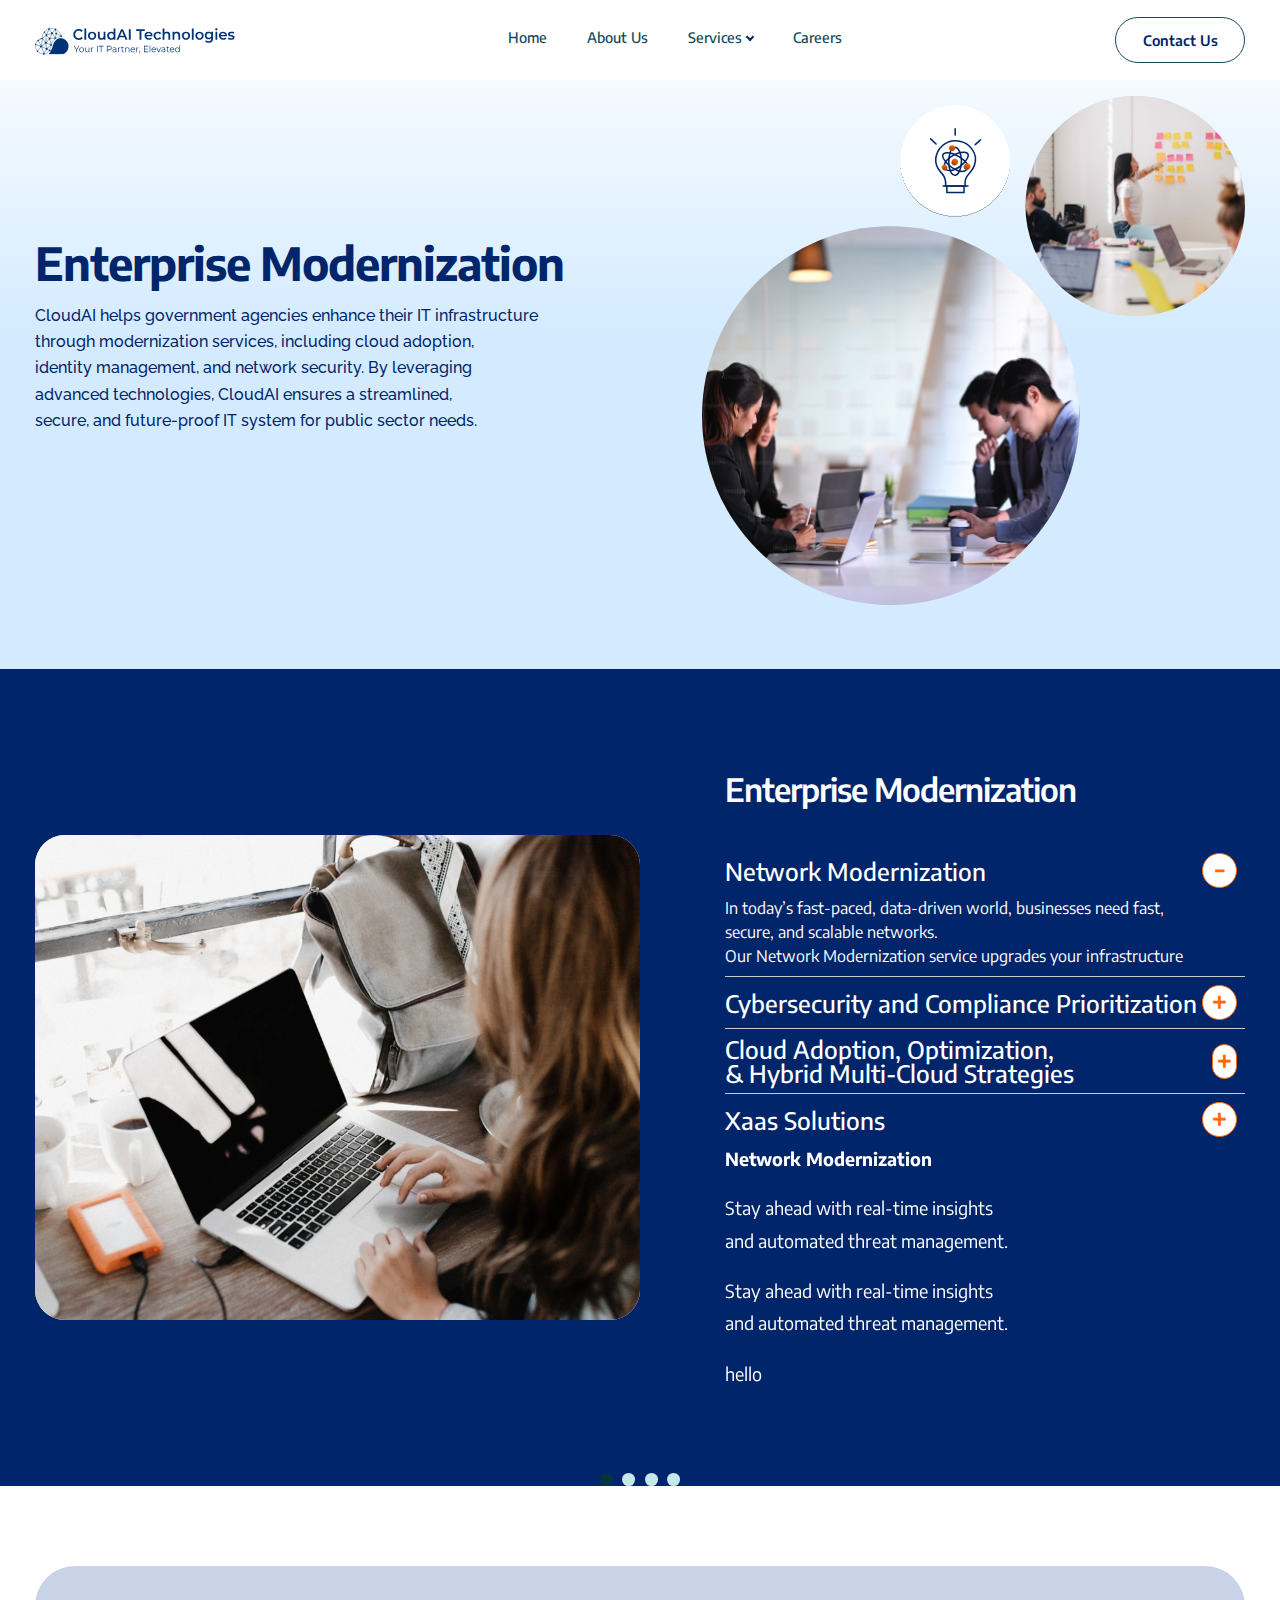
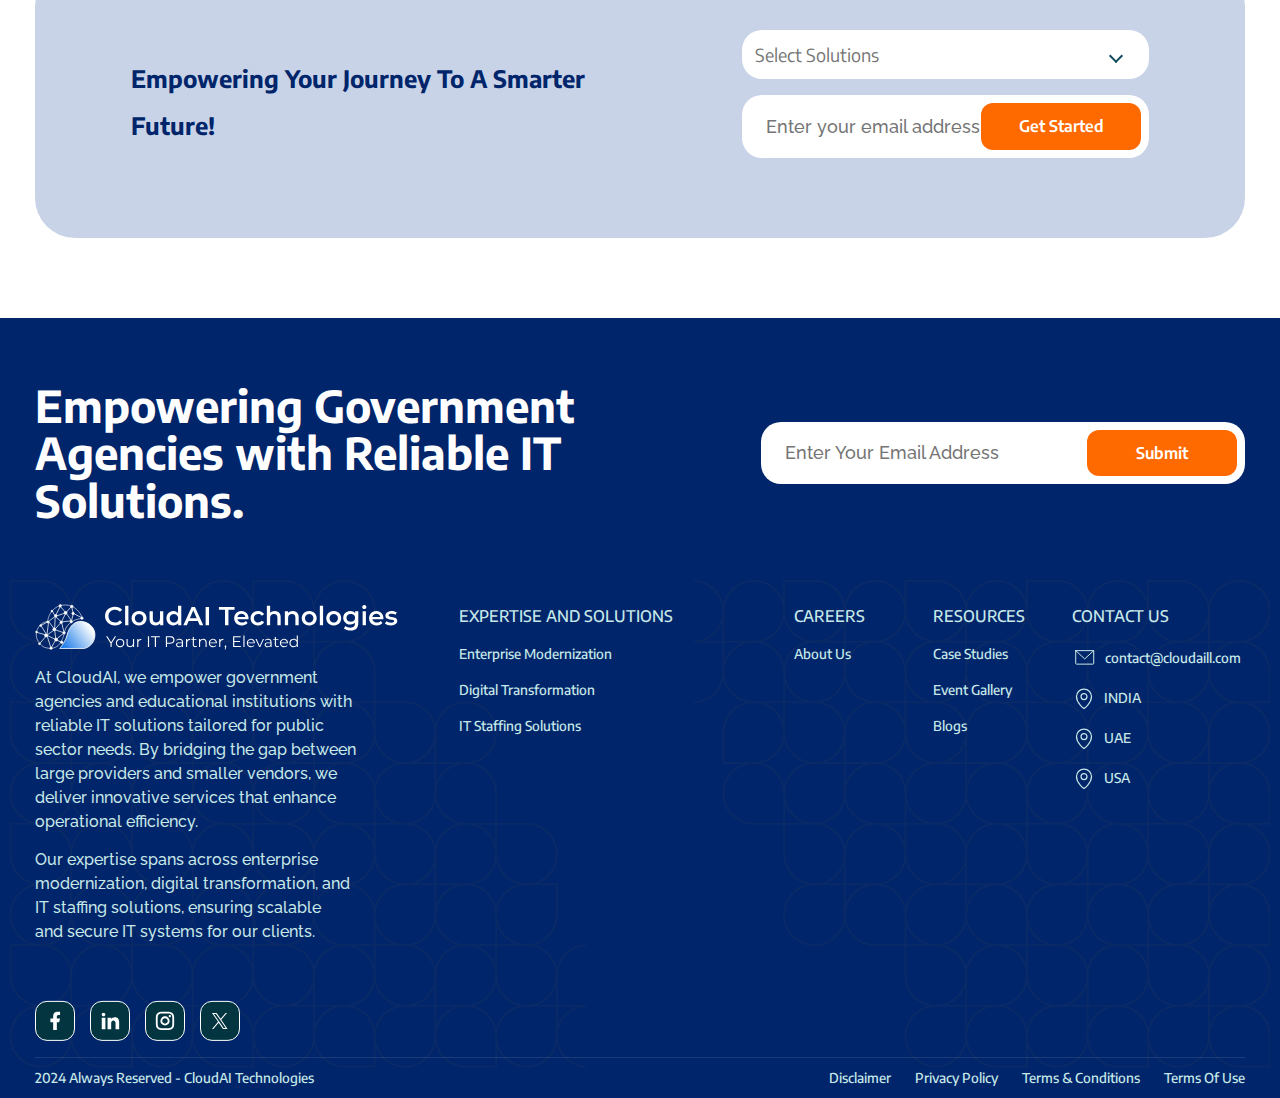
<file: services.html>
<!DOCTYPE html>
<html lang="en" dir="ltr">
  <head>
    <meta charset="utf-8" />
    <meta name="viewport" content="width=device-width, initial-scale=1" />
    <!-- Preloading images -->
    <link
      rel="preload"
      as="image"
      href="/images/Assets/FooterImages/logo_light.svg"
    />
    <link rel="preload" as="image" href="/images/fb.svg" />
    <link rel="preload" as="image" href="/images/linkedin.svg" />
    <link rel="preload" as="image" href="/images/insta.svg" />
    <link rel="preload" as="image" href="/images/x.svg" />
    <link rel="preload" as="image" href="/images/mail_icn.svg" />
    <link rel="preload" as="image" href="/images/location_footer.svg" />
    <link
      rel="stylesheet"
      href="/_next/static/css/18b3f3bc1b060fed.css"
      data-precedence="next"
    />
    <link rel="stylesheet" href="./customstyle.css" />
    <link
      rel="stylesheet"
      href="/_next/static/css/6bac6bc39d755f13.css"
      data-precedence="next"
    />
    <link
      rel="stylesheet"
      href="/_next/static/css/4d812ab66ac91ccd.css"
      data-precedence="next"
    />
    <link
      rel="preload"
      as="script"
      fetchpriority="low"
      href="/_next/static/chunks/webpack-af7e0fb6eb1459b2.js"
    />
    <script
      src="/_next/static/chunks/fd9d1056-a48568a2c955f118.js"
      async
    ></script>
    <script src="/_next/static/chunks/7023-4ab7cee511e4d359.js" async></script>
    <script
      src="/_next/static/chunks/main-app-2a5d4c19ce891f66.js"
      async
    ></script>
    <script src="/_next/static/chunks/6648-75887be132f07f67.js" async></script>
    <script src="/_next/static/chunks/143-99a112b7fac84e05.js" async></script>
    <script
      src="/_next/static/chunks/app/layout-761385eacb824bdb.js"
      async
    ></script>
    <script
      src="/_next/static/chunks/8627a13e-4d9671a75b4d62b4.js"
      async
    ></script>
    <script
      src="/_next/static/chunks/c15bf2b0-c5f2ab0c4ce668d5.js"
      async
    ></script>
    <script src="/_next/static/chunks/4065-477c92292a03692a.js" async></script>
    <script src="/_next/static/chunks/6681-30799c9db9d89568.js" async></script>
    <script
      src="/_next/static/chunks/app/expertise-and-solutions/cloud-security/page-f853d8118723026a.js"
      async
    ></script>
    <link rel="preload" href="/gtag/js?id=G-WVE3HZ3JWG" as="script" />
    <meta name="google-site-verification" content="googleddea84398c5b8a14" />
    <title>Engro Technologies - Software Development Company</title>
    <meta
      name="description"
      content="Engro delivers Digital Transformation services to global clients across diverse industries, Engro helps them to empower themselves with digital transformation."
    />
    <link rel="icon" href="/favicon.ico" type="image/x-icon" sizes="16x16" />
    <meta property="og:title" content="Cloud Security" />
    <meta property="og:description" content="Cloud Security" />
    <meta property="og:url" content="https://www.engro.io/" />
    <meta property="og:locale" content="en_US" />
    <meta property="og:image:url" content="/images/engro_logo.svg" />
    <link rel="image_src" href="/images/engro_logo.svg" />
    <meta property="og:image:width" content="800" />
    <meta property="og:image:height" content="600" />
    <meta property="og:image:alt" content="engro logo" />
    <meta property="og:type" content="website" />
    <meta
      name="keywords"
      content="software development, cloud security, digital transformation, engro"
    />
    <meta property="twitter:card" content="summary_large_image" />
    <meta property="twitter:url" content="https://www.engro.io/" />
    <meta property="twitter:title" content="Cloud Security" />
    <meta property="twitter:description" content="Cloud Security" />
    <meta property="twitter:image" content="/images/engro_logo.svg" />
    <link
      href="https://fonts.googleapis.com/css2?family=Encode+Sans:wght@100..900&family=Raleway:ital,wght@0,100..900;1,100..900&display=swap"
      rel="stylesheet"
    />
    <script
      src="/_next/static/chunks/polyfills-78c92fac7aa8fdd8.js"
      nomodule
    ></script>
  </head>

  <body>
    <noscript
      ><iframe
        src="https://www.googletagmanager.com/ns.html?id=GTM-TD562M6L"
        height="0"
        width="0"
        style="display: none; visibility: hidden"
      ></iframe
    ></noscript>
    <section class="top_container">
      <header>
        <section class="logo_menu_cont">
          <div class="container">
            <a href="/"
              ><img
                alt="logo"
                loading="lazy"
                width="200"
                height="36"
                decoding="async"
                data-nimg="1"
                class="logo"
                style="color: transparent"
                src="./images/cloudai_logo_header.svg"
            /></a>
            <section
              class="primary-wrap sidenav sidemenu nav-wrap"
              id="push_sidebar"
            >
              <div class="main-menu primary-nav">
                <nav class="offscreen-navigation">
                  <ul class="nav">
                    <!-- <li class="">
                          <a href="#"
                            >Expertise and Solutions
                            <i class="arrow down"></i
                          ></a>
                          <ul class="header_dropdown_items close">
                            <li>
                              <a
                                class=""
                                href="/expertise-and-solutions/iot-solutions"
                                >Enterprise Modernization</a
                              >
                            </li>
                            <li>
                              <a
                                class=""
                                href="/expertise-and-solutions/cloud-security"
                                >Digital Transformation</a
                              >
                            </li>
                            <li>
                              <a
                                class=""
                                href="/expertise-and-solutions/ai-ml-solutions"
                                >IT Staffing Solutions</a
                              >
                            </li>
                            <li>
                              <a
                                class=""
                                href="/expertise-and-solutions/database-management"
                                ></a
                              >
                            </li>
                            <li>
                              <a
                                class=""
                                href="/expertise-and-solutions/media-and-ott-solutions"
                                ></a
                              >
                            </li>
                            <li>
                              <a
                                class=""
                                href="/expertise-and-solutions/multi-cloud-infrastructure-management"
                                ></a
                              >
                            </li>
                            <li>
                              <a
                                class=""
                                href="/expertise-and-solutions/application-development-and-modernization"
                                ></a
                              >
                            </li>
                          </ul>
                        </li> -->
                    <li><a class="" href="/about-us">Home</a></li>
                    <li><a class="" href="/career">About Us </a></li>
                    <li class="">
                      <a href="/services"
                        >Services <i class="arrow down"></i
                      ></a>
                      <ul class="/">
                        <li>
                          <a class="" href="#">Enterprise Modernization </a>
                        </li>
                        <li>
                          <a class="" href="/event-gallery"
                            >Digital Transformation
                          </a>
                        </li>
                        <li><a class="" href="/blogs">IT Staffing</a></li>
                      </ul>
                    </li>
                    <li><a class="" href="/investors">Careers</a></li>
                  </ul>
                </nav>
              </div>
            </section>
            <div class="menu_mob">
              <a href="/contact-us" class="btn">Contact Us</a>
              <div class="show_mobile">
                <button
                  type="button"
                  class="side-menu-open side-menu-trigger nav-trigger"
                  aria-label="Menu"
                >
                  <span class="menu-btn-icon sidebarBtn"
                    ><span class="bar"></span> <span class="bar"></span
                    ><span class="bar"></span></span
                  ><span class="menu-text">Menu</span>
                </button>
              </div>
            </div>
          </div>
        </section>
      </header>
    </section>
    <main class="cloud_app_dev Or2ImgBg">
      <link rel="canonical" />
      <!-- <div class="container">
        <div id="fix_nav" class="top_nav_links fixed">
          <div class="nav-links">
            <a href="#key_114" class="nav-link">Process</a
            ><a href="#key_116" class="nav-link">Cloud Engineering </a
            ><a href="#key_118" class="nav-link">Development</a
            ><a href="#key_134" class="nav-link">Testing</a
            ><a href="#key_126" class="nav-link">Cloud Solutions</a>
          </div>
        </div>
      </div> -->
      <section class="top_container">
        <section class="banner_container inner">
          <div class="container">
            <div class="left_side">
              <h1>Enterprise Modernization</h1>
              <p>
                CloudAI helps government agencies enhance their IT
                infrastructure through modernization services, including cloud
                adoption, identity management, and network security. By
                leveraging advanced technologies, CloudAI ensures a streamlined,
                secure, and future-proof IT system for public sector needs.
              </p>
            </div>
            <div class="image_side">
              <img
                alt="hero image"
                loading="lazy"
                width="543"
                height="521"
                decoding="async"
                style="color: transparent"
                src="/images/services/baner_img.svg"
                srcset="
                  /images/services/baner_img.svg 1x,
                  /images/services/baner_img.svg 2x
                "
              />
            </div>
          </div>
        </section>
      </section>

      <!-- <section
        id="key_114"
        class="process_container scroll_high_margin display_none"
      >
        <div class="container">
          <h2>Our Process</h2>
          <div class="core_values_cont">
            <ul>
              <li>
                <span class="icons_side">01</span>
                <div class="left_description">
                  <h4>Risk Assessment and Strategy Development</h4>
                </div>
              </li>
              <li>
                <span class="icons_side">02</span>
                <div class="left_description">
                  <h4>Security Architecture and Compliance Implementation</h4>
                </div>
              </li>
              <li>
                <span class="icons_side">03</span>
                <div class="left_description">
                  <h4>Deployment of Security Controls</h4>
                </div>
              </li>
              <li>
                <span class="icons_side">04</span>
                <div class="left_description">
                  <h4>Monitoring, Alerting, and Incident Response</h4>
                </div>
              </li>
              <li>
                <span class="icons_side">05</span>
                <div class="left_description">
                  <h4>Continuous Optimization and Compliance Reporting</h4>
                </div>
              </li>
            </ul>
          </div>
        </div>
      </section> -->

      <section id="key_116" class="empowering_container">
        <div class="container">
          <div class="details_container">
            <!-- Image Section -->
            <div class="img_sec">
              <img
                alt="feature image"
                loading="lazy"
                width="996"
                height="797"
                decoding="async"
                style="color: transparent"
                src="/images/services/Content_img.svg"
                srcset="
                  /images/services/Content_img.svg 1x,
                  /images/services/Content_img.svg 2x
                "
              />
            </div>

            <!-- Text Section -->
            <div class="right_details_sec">
              <h2>Enterprise Modernization</h2>
              <div class="faqs_container">
                <!-- FAQ Section -->
                <div class="faqs">
                  <button class="accordion active">
                    Network Modernization
                  </button>
                  <div class="panel show_accordion_item">
                    <div class="text_row">
                      <p>
                        In today’s fast-paced, data-driven world, businesses
                        need fast, secure, and scalable networks.<br />
                        Our Network Modernization service upgrades your
                        infrastructure to support modern applications, cloud
                        solutions, and distributed workforces. High-speed
                        connectivity and low latency Cloud integration with
                        SD-WAN Advanced security and monitoring Scalable,
                        future-ready architecture
                      </p>
                    </div>
                  </div>
                </div>
                <div class="faqs">
                  <button class="accordion">
                    Cybersecurity and Compliance Prioritization
                  </button>
                  <div class="panel">
                    <div class="text_row">
                      <p>
                        Ensure compliance with industry standards like GDPR,
                        HIPAA, and ISO.
                      </p>
                    </div>
                  </div>
                </div>
                <div class="faqs">
                  <button class="accordion">
                    Cloud Adoption, Optimization, & Hybrid Multi-Cloud
                    Strategies
                  </button>
                  <div class="panel">
                    <div class="text_row">
                      <p>
                        Automate security workflows through DevSecOps
                        integration.
                      </p>
                    </div>
                  </div>
                </div>
                <div class="faqs">
                  <button class="accordion">Xaas Solutions</button>
                  <div class="panel">
                    <div class="text_row">
                      <p>
                        Prepare for the unexpected with reliable recovery and
                        backup solutions.
                      </p>
                    </div>
                  </div>
                </div>
              </div>

              <!-- Slider Section -->
              <div class="splide ui_ux_slider">
                <div class="swiper">
                  <div class="swiper-wrapper">
                    <div class="swiper-slide">
                      <div class="row_box">
                        <h4>Network Modernization</h4>
                        <p>
                          Stay ahead with real-time insights and automated
                          threat management.
                        </p>
                        <p>
                          Stay ahead with real-time insights and automated
                          threat management.
                        </p>
                        <ul>
                          <li>hello</li>
                        </ul>
                      </div>
                    </div>
                    <div class="swiper-slide">
                      <div class="row_box">
                        <h4>Cybersecurity and Compliance Prioritization</h4>
                        <p>
                          Ensure compliance with industry standards like GDPR,
                          HIPAA, and ISO.
                        </p>
                      </div>
                    </div>
                    <div class="swiper-slide">
                      <div class="row_box">
                        <h4>
                          Cloud Adoption, Optimization, & Hybrid Multi-Cloud
                          Strategies
                        </h4>
                        <p>
                          Automate security workflows through DevSecOps
                          integration.
                        </p>
                      </div>
                    </div>
                    <div class="swiper-slide">
                      <div class="row_box">
                        <h4>Xaas Solutions</h4>
                        <p>
                          Prepare for the unexpected with reliable recovery and
                          backup solutions.
                        </p>
                      </div>
                    </div>
                  </div>
                </div>

                <!-- Slider Dots -->
                <div class="features_slider_dots_container display">
                  <button
                    class="dot"
                    style="background-color: rgba(2, 53, 64, 1)"
                  ></button>
                  <button
                    class="dot"
                    style="background-color: rgba(199, 232, 232, 1)"
                  ></button>
                  <button
                    class="dot"
                    style="background-color: rgba(199, 232, 232, 1)"
                  ></button>
                  <button
                    class="dot"
                    style="background-color: rgba(199, 232, 232, 1)"
                  ></button>
                </div>
              </div>
            </div>
          </div>
        </div>
      </section>

      <section class="our_vision_mission display_none" id="key_118">
        <div class="container">
          <section class="about_details_box service">
            <h2>Bespoke Cloud Security Development</h2>
            <div class="about_content first">
              <!-- Left Image Section -->
              <div class="image_side">
                <span class="img_sec">
                  <img
                    alt="Behavioral Insights of Security Threats"
                    loading="lazy"
                    width="350"
                    height="350"
                    decoding="async"
                    style="color: transparent"
                    src="/images/png/671f82ddb435320001f334db.png"
                    srcset="
                      /images/png/671f82ddb435320001f334db.png 1x,
                      /images/png/671f82ddb435320001f334db.png 2x
                    "
                  />
                </span>
              </div>

              <!-- Right Details Section -->
              <div class="details">
                <h3>
                  <img
                    alt="icon"
                    loading="lazy"
                    width="30"
                    height="30"
                    decoding="async"
                    style="color: transparent"
                    src="/images/svg/671f885fb435320001f334eb.svg"
                  />
                  Behavioral Insights of Security Threats
                </h3>
                <p>
                  Analyze patterns in cloud activity to detect vulnerabilities
                  and potential breaches. Understand access trends and anomalies
                  to enhance proactive defense mechanisms.
                </p>

                <h3>
                  <img
                    alt="icon"
                    loading="lazy"
                    width="30"
                    height="30"
                    decoding="async"
                    style="color: transparent"
                    src="/images/svg/671f8865b435320001f334ec.svg"
                  />
                  Product Development for Secure Cloud Apps
                </h3>
                <p>
                  Develop adaptive security applications that evolve with
                  emerging threats, ensuring your cloud infrastructure remains
                  protected against future risks.
                </p>
              </div>
            </div>

            <!-- Second Content Block -->
            <div class="about_content">
              <div class="details">
                <h3>
                  <img
                    alt="icon"
                    loading="lazy"
                    width="30"
                    height="30"
                    decoding="async"
                    style="color: transparent"
                    src="/images/svg/671f8877b435320001f334ed.svg"
                  />
                  Scalable Cloud Security Solutions
                </h3>
                <p>
                  Implement scalable security frameworks that grow with your
                  cloud environment, providing flexibility to integrate new
                  technologies and services seamlessly.
                </p>

                <h3>
                  <img
                    alt="icon"
                    loading="lazy"
                    width="30"
                    height="30"
                    decoding="async"
                    style="color: transparent"
                    src="/images/svg/671f887db435320001f334ee.svg"
                  />
                  Real-Time Incident Feedback
                </h3>
                <p>
                  Receive instant notifications and reports on security
                  incidents, empowering your team to respond quickly and prevent
                  downtime or data loss.
                </p>
              </div>

              <!-- Right Image Section -->
              <div class="image_side">
                <span class="img_sec">
                  <img
                    alt="Scalable Cloud Security Solutions"
                    loading="lazy"
                    width="350"
                    height="350"
                    decoding="async"
                    style="color: transparent"
                    src="/images/png/671f8839b435320001f334ea.png"
                    srcset="
                      /images/png/671f8839b435320001f334ea.png 1x,
                      /images/png/671f8839b435320001f334ea.png 2x
                    "
                  />
                </span>
              </div>
            </div>
          </section>
        </div>
      </section>

      <section id="key_134" class="testing_process_container display_none">
        <div class="container">
          <h2>Our Testing Process</h2>
          <p class="top_txt">
            We follow a rigorous testing process to ensure maximum security:
          </p>
          <ul>
            <!-- Testing Requirements and Strategy Development -->
            <li>
              <span>
                <img
                  alt="Testing Requirements and Strategy Development"
                  loading="lazy"
                  width="300"
                  height="300"
                  decoding="async"
                  style="color: transparent"
                  src="/images/png/671f8367b435320001f334df.png"
                  srcset="
                    /images/png/671f8367b435320001f334df.png 1x,
                    /images/png/671f8367b435320001f334df.png 2x
                  "
                />
              </span>
              <p>Testing Requirements and Strategy Development</p>
            </li>

            <!-- Design Validation and Penetration Testing -->
            <li>
              <span>
                <img
                  alt="Design Validation and Penetration Testing"
                  loading="lazy"
                  width="300"
                  height="300"
                  decoding="async"
                  style="color: transparent"
                  src="/images/png/671f837fb435320001f334e0.png"
                  srcset="
                    /images/png/671f837fb435320001f334e0.png 1x,
                    /images/png/671f837fb435320001f334e0.png 2x
                  "
                />
              </span>
              <p>Design Validation and Penetration Testing</p>
            </li>

            <!-- Code Security Review -->
            <li>
              <span>
                <img
                  alt="Code Security Review"
                  loading="lazy"
                  width="300"
                  height="300"
                  decoding="async"
                  style="color: transparent"
                  src="/images/png/671f83aeb435320001f334e1.png"
                  srcset="
                    /images/png/671f83aeb435320001f334e1.png 1x,
                    /images/png/671f83aeb435320001f334e1.png 2x
                  "
                />
              </span>
              <p>Code Security Review</p>
            </li>

            <!-- Deployment Testing and Monitoring -->
            <li>
              <span>
                <img
                  alt="Deployment Testing and Monitoring"
                  loading="lazy"
                  width="300"
                  height="300"
                  decoding="async"
                  style="color: transparent"
                  src="/images/png/671f8400b435320001f334e2.png"
                  srcset="
                    /images/png/671f8400b435320001f334e2.png 1x,
                    /images/png/671f8400b435320001f334e2.png 2x
                  "
                />
              </span>
              <p>Deployment Testing and Monitoring</p>
            </li>

            <!-- Ongoing Testing and Incident Response -->
            <li>
              <span>
                <img
                  alt="Ongoing Testing and Incident Response"
                  loading="lazy"
                  width="300"
                  height="300"
                  decoding="async"
                  style="color: transparent"
                  src="/images/png/671f841db435320001f334e3.png"
                  srcset="
                    /images/png/671f841db435320001f334e3.png 1x,
                    /images/png/671f841db435320001f334e3.png 2x
                  "
                />
              </span>
              <p>Ongoing Testing and Incident Response</p>
            </li>
          </ul>
        </div>
      </section>

      <section class="testing_process_container small_form">
        <div class="container" id="id-124">
          <div class="digital_future">
            <div class="latest_blog_container">
              <h3>
                Empowering Your Journey To A Smarter Future!
                <!-- <span class="latest_blog_description">
                  Empower your business with robust cloud security solutions
                  designed to protect, scale, and thrive in a dynamic digital
                  environment.
                </span> -->
              </h3>
              <div class="right_details">
                <div class="form_container">
                  <div class="form_col">
                    <div style="width: 100%">
                      <input
                        type="text"
                        id="select-solutions"
                        class="input_sec"
                        placeholder="Select Solutions"
                        style="
                          padding: 5px;
                          width: 100%;
                          border: none;
                          cursor: pointer;
                        "
                      />
                      <span class="business_arrow_down down"></span>
                    </div>
                  </div>
                </div>
                <div class="form_container">
                  <form>
                    <input
                      class="input_sec"
                      type="email"
                      placeholder="Enter your email address"
                      value=""
                      required
                    />
                    <button class="btn">Get Started</button>
                  </form>
                </div>
                <span
                  class="validation_message"
                  style="color: crimson; opacity: 0"
                ></span>
              </div>
            </div>
          </div>
        </div>
      </section>

      <section id="key_126" class="cloud_journey_container display_none">
        <div class="container">
          <h2>Connected Cloud Solutions</h2>
          <div class="core_values_cont">
            <ul>
              <!-- Integration -->
              <li class="0">
                <span class="icons_side">
                  <img
                    alt="Integration - cloud solutions page"
                    loading="lazy"
                    width="61"
                    height="61"
                    decoding="async"
                    style="color: transparent"
                    src="/images/svg/671f851fb435320001f334e6.svg"
                    srcset="
                      /images/svg/671f851fb435320001f334e6.svg 1x,
                      /images/svg/671f851fb435320001f334e6.svg 2x
                    "
                  />
                </span>
                <div class="left_description">
                  <h4>Integration</h4>
                  <p>
                    Seamlessly integrate cloud solutions with existing
                    infrastructure for unified operations.
                  </p>
                </div>
              </li>

              <!-- Development -->
              <li class="1">
                <span class="icons_side">
                  <img
                    alt="Development - cloud solutions page"
                    loading="lazy"
                    width="61"
                    height="61"
                    decoding="async"
                    style="color: transparent"
                    src="/images/svg/671f856fb435320001f334e7.svg"
                    srcset="
                      /images/svg/671f856fb435320001f334e7.svg 1x,
                      /images/svg/671f856fb435320001f334e7.svg 2x
                    "
                  />
                </span>
                <div class="left_description">
                  <h4>Development</h4>
                  <p>
                    Build custom cloud applications optimized for operational
                    insights.
                  </p>
                </div>
              </li>

              <!-- Maintenance of Development -->
              <li class="2">
                <span class="icons_side">
                  <img
                    alt="Maintenance of Development - cloud solutions page"
                    loading="lazy"
                    width="61"
                    height="61"
                    decoding="async"
                    style="color: transparent"
                    src="/images/svg/671f85d6b435320001f334e8.svg"
                    srcset="
                      /images/svg/671f85d6b435320001f334e8.svg 1x,
                      /images/svg/671f85d6b435320001f334e8.svg 2x
                    "
                  />
                </span>
                <div class="left_description">
                  <h4>Maintenance of Development</h4>
                  <p>
                    Ensure continuous support with regular maintenance and
                    updates.
                  </p>
                </div>
              </li>
            </ul>
          </div>
        </div>
      </section>

      <section class="career_container display_none">
        <div class="container">
          <div class="career_content">
            <div class="details">
              <h2>Quality Every Step</h2>
              <p>
                We ensure seamless integration into your ecosystem through
                meticulous deployment. Continuous optimization improves
                performance, responsiveness, and cost-effectiveness.
              </p>
            </div>
            <div class="image_side">
              <span class="img_sec">
                <img
                  alt="Cloud Security - Quality Every Step"
                  loading="lazy"
                  width="390"
                  height="375"
                  decoding="async"
                  style="color: transparent"
                  src="/images/png/671f860db435320001f334e9.png"
                  srcset="
                    /images/png/671f860db435320001f334e9.png 1x,
                    /images/png/671f860db435320001f334e9.png 2x
                  "
                />
              </span>
            </div>
          </div>
        </div>
      </section>
    </main>

    <footer>
      <div class="container">
        <div>
          <div class="latest_blog_container">
            <h3>Empowering Government Agencies with Reliable IT Solutions.</h3>
            <div class="form_container relative">
              <form action="">
                <div style="position: relative; width: 100%" class="wraper">
                  <input
                    class="input_sec"
                    type="text"
                    placeholder="Enter Your Email Address"
                    required=""
                    aria-label="Enter Your Email Address"
                    value=""
                  />
                </div>
                <button class="btn">Submit</button>
              </form>
            </div>
          </div>
        </div>
        <div class="footer_details">
          <div class="address_social">
            <a href="/"
              ><img
                src="/images/Assets/FooterImages/logo_light.svg"
                alt="footer logo"
                class="f_logo"
            /></a>
            <p class="footer_company_name">
              At CloudAI, we empower government agencies and educational
              institutions with reliable IT solutions tailored for public sector
              needs. By bridging the gap between large providers and smaller
              vendors, we deliver innovative services that enhance operational
              efficiency.
            </p>
            <p>
              Our expertise spans across enterprise modernization, digital
              transformation, and IT staffing solutions, ensuring scalable and
              secure IT systems for our clients.
            </p>
            <div class="social_sec">
              <a
                href="https://www.facebook.com/EngroTechnologies/"
                target="_blank"
                ><img
                  src="images/fb.svg"
                  alt="Facebook"
                  width="40"
                  height="40" /></a
              ><a href="https://www.linkedin.com/company/engro/" target="_blank"
                ><img
                  src="images/linkedin.svg"
                  alt="Linkdin"
                  width="40"
                  height="40" /></a
              ><a
                href="https://www.instagram.com/engrotechnologies/"
                target="_blank"
                ><img
                  src="/images/insta.svg"
                  alt="Instagram"
                  width="40"
                  height="40" /></a
              ><a href="https://x.com/EngroTech" target="_blank"
                ><img src="/images/x.svg" alt="Twitter" width="40" height="40"
              /></a>
            </div>
          </div>
          <div class="links_section">
            <div class="links_box">
              <h4><a href="#">Expertise and Solutions</a></h4>
              <a href="/expertise-and-solutions/iot-solutions"
                >Enterprise Modernization</a
              ><a href="/expertise-and-solutions/cloud-security"
                >Digital Transformation</a
              ><a href="/expertise-and-solutions/ai-ml-solutions"
                >IT Staffing Solutions</a
              ><a href="/expertise-and-solutions/database-management"></a
              ><a href="/expertise-and-solutions/media-and-ott-solutions"></a
              ><a
                href="/expertise-and-solutions/multi-cloud-infrastructure-management"
              ></a
              ><a
                href="/expertise-and-solutions/application-development-and-modernization"
              ></a>
            </div>
            <div class="links_box">
              <h4><a href="/career">Careers</a></h4>
              <a href="/about-us">About Us</a>
            </div>
            <div class="links_box">
              <h4><a href="#">Resources</a></h4>
              <a href="#">Case Studies</a
              ><a href="/event-gallery">Event Gallery</a
              ><a href="/blogs">Blogs</a>
            </div>
            <div class="links_box">
              <h4><a href="/contact-us">Contact Us</a></h4>
              <span
                ><img src="/images/mail_icn.svg" alt="contact email" /><span
                  style="margin-bottom: 0"
                  ><a
                    href="mailto:contact@cloudaill.com"
                    style="text-transform: none"
                    >contact@cloudaill.com</a
                  ></span
                ></span
              ><span
                ><img src="/images/location_footer.svg" alt="location" /><span
                  style="margin-bottom: 0"
                  ><a href="/contact-us" style="text-transform: none">
                    <!-- -->INDIA</a
                  ></span
                ></span
              ><span
                ><img src="/images/location_footer.svg" alt="location" /><span
                  style="margin-bottom: 0"
                  ><a href="/contact-us" style="text-transform: none">
                    <!-- -->UAE</a
                  ></span
                ></span
              ><span
                ><img src="/images/location_footer.svg" alt="location" /><span
                  style="margin-bottom: 0"
                  ><a href="/contact-us" style="text-transform: none"
                    >USA</a
                  ></span
                ></span
              >
            </div>
          </div>
        </div>
        <div class="copyright_links_sec">
          <span>2024 Always Reserved - CloudAI Technologies</span>
          <div class="footer-link-sec links_sec">
            <a href="/disclaimer">Disclaimer</a
            ><a href="/privacy-and-policy">Privacy Policy</a
            ><a href="/terms-and-conditions">Terms &amp; Conditions</a
            ><a href="/terms-of-use">Terms of Use</a>
          </div>
        </div>
      </div>
    </footer>

    <script
      src="/_next/static/chunks/webpack-af7e0fb6eb1459b2.js"
      async
    ></script>
    <script>
      (self.__next_f = self.__next_f || []).push([0]);
      self.__next_f.push([2, null]);
    </script>

    <script>
      self.__next_f.push([
        1,
        '1:HL["/_next/static/css/18b3f3bc1b060fed.css","style"]\n2:HL["/_next/static/css/6bac6bc39d755f13.css","style"]\n3:HL["/_next/static/css/4d812ab66ac91ccd.css","style"]\n',
      ]);
    </script>
    <script>
      self.__next_f.push([
        1,
        '4:I[5751,[],""]\n7:I[9275,[],""]\n8:I[1343,[],""]\n9:I[4080,["6648","static/chunks/6648-75887be132f07f67.js","143","static/chunks/143-99a112b7fac84e05.js","3185","static/chunks/app/layout-761385eacb824bdb.js"],""]\na:I[2145,["6648","static/chunks/6648-75887be132f07f67.js","143","static/chunks/143-99a112b7fac84e05.js","3185","static/chunks/app/layout-761385eacb824bdb.js"],"default"]\nb:I[3418,["6648","static/chunks/6648-75887be132f07f67.js","143","static/chunks/143-99a112b7fac84e05.js","3185","static/chunks/app/layout-761385eacb824bdb.js"],"default"]\nc:I[4913,["8943","static/chunks/8627a13e-4d9671a75b4d62b4.js","922","static/chunks/c15bf2b0-c5f2ab0c4ce668d5.js","6648","static/chunks/6648-75887be132f07f67.js","4065","static/chunks/4065-477c92292a03692a.js","6681","static/chunks/6681-30799c9db9d89568.js","7454","static/chunks/app/expertise-and-solutions/cloud-security/page-f853d8118723026a.js"],"default"]\nd:I[6499,["6648","static/chunks/6648-75887be132f07f67.js","143","static/chunks/143-99a112b7fac84e05.js","3185","static/chunks/app/layout-761385eacb824bdb.js"],"default"]\ne:I[2406,["6648","static/chunks/6648-75887be132f07f67.js","143","static/chunks/143-99a112b7fac84e05.js","3185","static/chunks/app/layout-761385eacb824bdb.js"],"default"]\n10:I[6130,[],""]\n11:[]\n',
      ]);
    </script>
    <script>
      self.__next_f.push([
        1,
        '0:[[["$","link","0",{"rel":"stylesheet","href":"/_next/static/css/18b3f3bc1b060fed.css","precedence":"next","crossOrigin":"$undefined"}]],["$","$L4",null,{"buildId":"o1ykGelcynv5woaKEFFzc","assetPrefix":"","initialCanonicalUrl":"/expertise-and-solutions/cloud-security","initialTree":["",{"children":["expertise-and-solutions",{"children":["cloud-security",{"children":["__PAGE__",{}]}]}]},"$undefined","$undefined",true],"initialSeedData":["",{"children":["expertise-and-solutions",{"children":["cloud-security",{"children":["__PAGE__",{},[["$L5","$L6"],null],null]},["$","$L7",null,{"parallelRouterKey":"children","segmentPath":["children","expertise-and-solutions","children","cloud-security","children"],"error":"$undefined","errorStyles":"$undefined","errorScripts":"$undefined","template":["$","$L8",null,{}],"templateStyles":"$undefined","templateScripts":"$undefined","notFound":"$undefined","notFoundStyles":"$undefined","styles":[["$","link","0",{"rel":"stylesheet","href":"/_next/static/css/6bac6bc39d755f13.css","precedence":"next","crossOrigin":"$undefined"}],["$","link","1",{"rel":"stylesheet","href":"/_next/static/css/4d812ab66ac91ccd.css","precedence":"next","crossOrigin":"$undefined"}]]}],null]},["$","$L7",null,{"parallelRouterKey":"children","segmentPath":["children","expertise-and-solutions","children"],"error":"$undefined","errorStyles":"$undefined","errorScripts":"$undefined","template":["$","$L8",null,{}],"templateStyles":"$undefined","templateScripts":"$undefined","notFound":"$undefined","notFoundStyles":"$undefined","styles":null}],null]},[["$","html",null,{"lang":"en","dir":"ltr","children":[["$","head",null,{"children":[["$","link",null,{"href":"https://fonts.googleapis.com/css2?family=Encode+Sans:wght@100..900\u0026family=Raleway:ital,wght@0,100..900;1,100..900\u0026display=swap","rel":"stylesheet"}],[["$","$L9",null,{"src":"https://www.googletagmanager.com/gtag/js?id=G-WVE3HZ3JWG","strategy":"afterInteractive"}],["$","$L9",null,{"id":"gtag-init","strategy":"afterInteractive","children":"\\n            window.dataLayer = window.dataLayer || [];\\n            function gtag(){dataLayer.push(arguments);}\\n            gtag(\'js\', new Date());\\n            gtag(\'config\', \'G-WVE3HZ3JWG\');\\n        "}],["$","$L9",null,{"id":"microsoft-clarity","strategy":"afterInteractive","children":"\\n            (function(c,l,a,r,i,t,y){\\n              c[a]=c[a]||function(){(c[a].q=c[a].q||[]).push(arguments)};\\n              t=l.createElement(r);t.async=1;t.src=\\"https://www.clarity.ms/tag/\\"+i;\\n              y=l.getElementsByTagName(r)[0];y.parentNode.insertBefore(t,y);\\n            })(window, document, \\"clarity\\", \\"script\\", \\"ogx0elc8rw\\");\\n        "}],["$","$L9",null,{"id":"google-tag-manager","strategy":"afterInteractive","children":"\\n            (function(w,d,s,l,i){w[l]=w[l]||[];w[l].push({\'gtm.start\':\\n            new Date().getTime(),event:\'gtm.js\'});var f=d.getElementsByTagName(s)[0],\\n            j=d.createElement(s),dl=l!=\'dataLayer\'?\'\u0026l=\'+l:\'\';j.async=true;j.src=\\n            \'https://www.googletagmanager.com/gtm.js?id=\'+i+dl;f.parentNode.insertBefore(j,f);\\n            })(window,document,\'script\',\'dataLayer\',\'GTM-TD562M6L\');\\n        "}],["$","meta",null,{"name":"google-site-verification","content":"googleddea84398c5b8a14"}]]]}],["$","body",null,{"children":[["$","$La",null,{}],["$","$Lb",null,{}],["$","$L7",null,{"parallelRouterKey":"children","segmentPath":["children"],"error":"$undefined","errorStyles":"$undefined","errorScripts":"$undefined","template":["$","$L8",null,{}],"templateStyles":"$undefined","templateScripts":"$undefined","notFound":["$","main",null,{"className":"page_not_found_container__dD8rW","children":["$","div",null,{"className":"page_not_found_image_container__wu2Cj","children":[["$","$Lc",null,{"src":"/assets/404_image.svg","alt":"not found image","width":338,"height":214}],["$","h2",null,{"children":"Oops! The page you are looking for doesn\'t exist."}],["$","p",null,{"className":"page_not_found__top_paragraph__MC4rl","children":["It may have been moved, renamed, or simply doesn\'t exist anymore.",["$","br",null,{}],"While you\'re here, let\'s not lose momentum:"]}],["$","a",null,{"href":"/","className":"page_go_home__ReDyu","children":"Homepage"}],["$","p",null,{"children":["If you believe this is an error, please reach out, ",["$","a",null,{"href":"/contact-us","style":{"color":"red"},"children":" Contact Us, "}]," and we’ll help you find what you need. `"]}]]}]}],"notFoundStyles":[["$","link","0",{"rel":"stylesheet","href":"/_next/static/css/03f32bad29035da3.css","precedence":"next","crossOrigin":"$undefined"}]],"styles":null}],["$","footer",null,{"children":["$","div",null,{"className":"container","children":[["$","$Ld",null,{}],["$","div",null,{"className":"footer_details","children":[["$","div",null,{"className":"address_social","children":[["$","a",null,{"href":"/","children":["$","img",null,{"src":"/images/Assets/FooterImages/logo_light.svg","alt":"footer logo","className":"f_logo"}]}],["$","p",null,{"className":"footer_company_name","children":" At CloudAI, we empower government agencies and educational institutions with reliable IT solutions tailored for public sector needs. By bridging the gap between large providers and smaller vendors, we deliver innovative services that enhance operational efficiency."}],["$","p",null,{"children":"Our expertise spans across enterprise modernization, digital transformation, and IT staffing solutions, ensuring scalable and secure IT systems for our clients."}],["$","$Le",null,{}]]}],["$","div",null,{"className":"links_section","children":[[["$","div","0",{"className":"links_box","children":[["$","h4",null,{"children":["$","a",null,{"href":"#","children":"Expertise and Solutions"}]}],[["$","a","[object Object]0",{"href":"/expertise-and-solutions/iot-solutions","children":"Enterprise Modernization"}],["$","a","[object Object]1",{"href":"/expertise-and-solutions/cloud-security","children":"Digital Transformation"}],["$","a","[object Object]2",{"href":"/expertise-and-solutions/ai-ml-solutions","children":"IT Staffing Solutions"}],["$","a","[object Object]3",{"href":"/expertise-and-solutions/database-management","children":""}],["$","a","[object Object]4",{"href":"/expertise-and-solutions/media-and-ott-solutions","children":""}],["$","a","[object Object]5",{"href":"/expertise-and-solutions/multi-cloud-infrastructure-management","children":""}],["$","a","[object Object]6",{"href":"/expertise-and-solutions/application-development-and-modernization","children":""}]]]}],["$","div","1",{"className":"links_box","children":[["$","h4",null,{"children":["$","a",null,{"href":"/career","children":"Careers"}]}],[["$","a","[object Object]0",{"href":"/about-us","children":"About Us"}]]]}],["$","div","2",{"className":"links_box","children":[["$","h4",null,{"children":["$","a",null,{"href":"#","children":"Resources"}]}],[["$","a","[object Object]0",{"href":"#","children":"Case Studies"}],["$","a","[object Object]1",{"href":"/event-gallery","children":"Event Gallery"}],["$","a","[object Object]2",{"href":"/blogs","children":"Blogs"}]]]}]],["$","div",null,{"className":"links_box","children":[["$","h4",null,{"children":["$","a",null,{"href":"/contact-us","children":"Contact Us"}]}],["$","span",null,{"children":[["$","img",null,{"src":"/images/mail_icn.svg","alt":"contact email"}],["$","span",null,{"style":{"marginBottom":0},"children":["$","a",null,{"href":"mailto:contact@engro.io","style":{"textTransform":"none"},"children":"contact@engro.io"}]}]]}],["$","span",null,{"children":[["$","img",null,{"src":"/images/location_footer.svg","alt":"location"}],["$","span",null,{"style":{"marginBottom":0},"children":["$","a",null,{"href":"/contact-us","style":{"textTransform":"none"},"children":[" ","INDIA"]}]}]]}],["$","span",null,{"children":[["$","img",null,{"src":"/images/location_footer.svg","alt":"location"}],["$","span",null,{"style":{"marginBottom":0},"children":["$","a",null,{"href":"/contact-us","style":{"textTransform":"none"},"children":[" ","UAE"]}]}]]}],["$","span",null,{"children":[["$","img",null,{"src":"/images/location_footer.svg","alt":"location"}],["$","span",null,{"style":{"marginBottom":0},"children":["$","a",null,{"href":"/contact-us","style":{"textTransform":"none"},"children":"USA"}]}]]}]]}]]}]]}],["$","div",null,{"className":"copyright_links_sec","children":[["$","span",null,{"children":"2024 Always Reserved - CloudAI Technologies"}],["$","div",null,{"className":"footer-link-sec links_sec","children":[["$","a","0",{"href":"/disclaimer","children":"Disclaimer"}],["$","a","1",{"href":"/privacy-and-policy","children":"Privacy Policy"}],["$","a","2",{"href":"/terms-and-conditions","children":"Terms \u0026 Conditions"}],["$","a","3",{"href":"/terms-of-use","children":"Terms of Use"}]]}]]}]]}]}]]}]]}],null],null],"couldBeIntercepted":false,"initialHead":[null,"$Lf"],"globalErrorComponent":"$10","missingSlots":"$W11"}]]\n',
      ]);
    </script>
    <script>
      self.__next_f.push([
        1,
        'f:[["$","meta","0",{"name":"viewport","content":"width=device-width, initial-scale=1"}],["$","meta","1",{"charSet":"utf-8"}],["$","title","2",{"children":"Engro Technologies - Software Development Company"}],["$","meta","3",{"name":"description","content":"Engro delivers Digital Transformation services to global clients across diverse industries, Engro helps them to empower themselves with digital transformation."}],["$","link","4",{"rel":"icon","href":"/favicon.ico","type":"image/x-icon","sizes":"16x16"}]]\n5:null\n',
      ]);
    </script>
    <script>
      self.__next_f.push([
        1,
        '12:I[100,["8943","static/chunks/8627a13e-4d9671a75b4d62b4.js","922","static/chunks/c15bf2b0-c5f2ab0c4ce668d5.js","6648","static/chunks/6648-75887be132f07f67.js","4065","static/chunks/4065-477c92292a03692a.js","6681","static/chunks/6681-30799c9db9d89568.js","7454","static/chunks/app/expertise-and-solutions/cloud-security/page-f853d8118723026a.js"],"default"]\n13:I[9357,["8943","static/chunks/8627a13e-4d9671a75b4d62b4.js","922","static/chunks/c15bf2b0-c5f2ab0c4ce668d5.js","6648","static/chunks/6648-75887be132f07f67.js","4065","static/chunks/4065-477c92292a03692a.js","6681","static/chunks/6681-30799c9db9d89568.js","7454","static/chunks/app/expertise-and-solutions/cloud-security/page-f853d8118723026a.js"],"default"]\n21:I[97,["8943","static/chunks/8627a13e-4d9671a75b4d62b4.js","922","static/chunks/c15bf2b0-c5f2ab0c4ce668d5.js","6648","static/chunks/6648-75887be132f07f67.js","4065","static/chunks/4065-477c92292a03692a.js","6681","static/chunks/6681-30799c9db9d89568.js","7454","static/chunks/app/expertise-and-solutions/cloud-security/page-f853d8118723026a.js"],"default"]\n16:[]\n17:[]\n15:{"_id":"6719e63750c3bcfccda7f16e","addToPlaylist":true,"author":"","buttonLabel":"","contentType":"content-block","createdAt":"2024-10-24T06:16:23.87Z","description":"In today’s fast-paced, data-driven world, businesses need fast, secure, and scalable networks.Our Network Modernization service upgrades your infrastructure to support modern applications, cloud solutions, and distributed workforces.High-speed connectivity and low latency Cloud integration with SD-WAN Advanced security and monitoring Scalable, future-ready architecture","displayButton":false,"documents":"$16","images":"$17","isContent":true,"key":231,"modifiedAt":"2024-10-24T06:16:37.949Z","modifiedBy":"lokesh@engro.io","name":"Network Modernization","secondaryButtonLabel":"","secondaryDescription":"","secondaryTitle":"","siteId":"","slug":"threat-intelligence","status":"Published","subTitle":"","updatedAt":"2024-10-24T06:16:37.949Z"}\n19:[]\n1a:[]\n18:{"_id":"6719e65650c3bcfccda7f16f","addToPlaylist":true,"author":"","buttonLabel":"","contentType":"content-block","createdAt":"2024-10-24T06:16:54.562Z","description":"Ensure compliance with industry standards like GDPR, HIPAA, and ISO. ","displayButton":false,"documents":"$19","images":"$1a","isContent":true,"key":232,"modifiedAt',
      ]);
    </script>
    <script>
      self.__next_f.push([
        1,
        '":"2024-10-28T05:46:44.956Z","modifiedBy":"lokesh@engro.io","name":"Cybersecurity and Compliance Prioritization","secondaryButtonLabel":"","secondaryDescription":"","secondaryTitle":"","siteId":"","slug":"compliance-auditing","status":"Published","subTitle":"","updatedAt":"2024-10-28T05:46:44.956Z"}\n1c:[]\n1d:[]\n1b:{"_id":"6719e68f50c3bcfccda7f171","addToPlaylist":true,"author":"","buttonLabel":"","contentType":"content-block","createdAt":"2024-10-24T06:17:51.413Z","description":"Automate security workflows through DevSecOps integration.<ul><li>hello</li></ul>","displayButton":true,"documents":"$1c","images":"$1d","isContent":true,"key":233,"modifiedAt":"2024-10-28T05:47:00.916Z","modifiedBy":"thirupathi.chindam@engro.io","name":"Cloud Adoption, Optimization, & Hybrid Multi-Cloud Strategies","secondaryButtonLabel":"","secondaryDescription":"","secondaryTitle":"","siteId":"","slug":"security-automation","status":"Published","subTitle":"","updatedAt":"2024-10-28T05:47:00.916Z"}\n1f:[]\n20:[]\n1e:{"_id":"6719e69c50c3bcfccda7f172","addToPlaylist":true,"author":"","buttonLabel":"","contentType":"content-block","createdAt":"2024-10-24T06:18:04.988Z","description":"Prepare for the unexpected with reliable recovery and backup solutions.","displayButton":false,"documents":"$1f","images":"$20","isContent":true,"key":234,"modifiedAt":"2024-10-28T05:46:45.932Z","modifiedBy":"thirupathi.chindam@engro.io","name":"Xaas Solutions","secondaryButtonLabel":"","secondaryDescription":"","secondaryTitle":"","siteId":"","slug":"disaster-recovery-planning","status":"Published","subTitle":"","updatedAt":"2024-10-28T05:46:45.932Z"}\n14:["$15","$18","$1b","$1e"]\n',
      ]);
    </script>
    <script>
      self.__next_f.push([
        1,
        '6:["$","main",null,{"className":"cloud_app_dev Or2ImgBg","children":[[["$","meta",null,{"property":"og:title","content":"Cloud Security"}],["$","meta",null,{"property":"og:description","content":"Cloud Security"}],["$","link",null,{"rel":"canonical","href":"$undefined"}],["$","meta",null,{"property":"og:url","content":"$undefined"}],["$","meta",null,{"property":"og:locale","content":"en_US"}],["$","meta",null,{"property":"og:image:url","content":"/images/engro_logo.svg"}],["$","link",null,{"rel":"image_src","href":"/images/engro_logo.svg"}],["$","meta",null,{"property":"og:image:width","content":"800"}],["$","meta",null,{"property":"og:image:height","content":"600"}],["$","meta",null,{"property":"og:image:alt","content":"engro logo"}],["$","meta",null,{"property":"og:type","content":"website"}],["$","meta",null,{"name":"keywords","content":"[]"}],["$","meta",null,{"property":"twitter:card","content":"summary_large_image"}],["$","meta",null,{"property":"twitter:url","content":"$undefined"}],["$","meta",null,{"property":"twitter:title","content":"Cloud Security"}],["$","meta",null,{"property":"twitter:description","content":"Cloud Security"}],["$","meta",null,{"property":"twitter:image","content":"/images/engro_logo.svg"}]],["$","$L12",null,{"playlistData":[{"content":[{"_id":"6719de6650c3bcfccda7f154","addToPlaylist":true,"author":"","buttonLabel":"","buttonUrl":"#","contentType":"content-block","createdAt":"2024-10-24T05:43:02.523Z","description":"CloudAI helps government agencies enhance their IT infrastructure through modernization services, including cloud adoption, identity management, and network security. By leveraging advanced technologies, CloudAI ensures a streamlined, secure, and future-proof IT system for public sector needs. ","displayButton":false,"documents":[],"images":[{"imageCategory":"posterImage","imageUrl":["/images/services/baner_img.svg"],"key":"category_posterImage"}],"isContent":true,"key":212,"modifiedAt":"2024-10-28T12:21:40.939Z","modifiedBy":"thirupathi.chindam@engro.io","name":"Enterprise Modernization ","secondaryButtonLabel":"","secondaryDescription":"","secondaryTitle":"","siteId":"","slug":"prepare-protect-and-thrive-with-cloud-security","status":"Published","subTitle":"","updatedAt":"2024-10-28T12:21:40.939Z"}],"viewType":"heroBanner","otherData":{"_id":"000000000000000000000000","buttonLabel":"Get Started","buttonUrl":"#","createdAt":"2024-10-24T05:42:06.804Z","description":"","displayButton":false,"dynamic":{},"dynamicPlatlistRule":{},"headline":"","key":109,"modifiedAt":"2024-10-24T05:42:06.804Z","modifiedBy":"lokesh@engro.io","name":"Enterprise Modernization ","pages":[],"scheduleDates":{"endDate":"2028-10-31T18:30:00.000Z","startDate":"2024-10-24T05:41:52.558Z"},"schedulingEndDate":"","schedulingStartDate":"","siteId":"","slug":"prepare-protect-and-thrive-with-cloud-security","status":"Published","tabName":"","type":"heroBanner","updatedAt":"2024-10-25T08:42:49.151Z","updatedBy":""}},{},{"content":[{"_id":"6719e4ab50c3bcfccda7f162","addToPlaylist":true,"author":"","buttonLabel":"","contentType":"content-block","createdAt":"2024-10-24T06:09:47.802Z","description":"","displayButton":true,"documents":[],"images":[],"isContent":true,"key":221,"modifiedAt":"2024-10-24T06:09:47.802Z","modifiedBy":"lokesh@engro.io","name":"Risk Assessment and Strategy Development ","secondaryButtonLabel":"","secondaryDescription":"","secondaryTitle":"","siteId":"","slug":"risk-assessment-and-strategy-development","status":"Published","subTitle":"","updatedAt":"2024-10-24T06:09:47.802Z"},{"_id":"6719e4b550c3bcfccda7f163","addToPlaylist":true,"author":"","buttonLabel":"","contentType":"content-block","createdAt":"2024-10-24T06:09:57.753Z","description":"","displayButton":true,"documents":[],"images":[],"isContent":true,"key":222,"modifiedAt":"2024-10-24T06:09:57.753Z","modifiedBy":"lokesh@engro.io","name":"Security Architecture and Compliance Implementation ","secondaryButtonLabel":"","secondaryDescription":"","secondaryTitle":"","siteId":"","slug":"security-architecture-and-compliance-implementation","status":"Published","subTitle":"","updatedAt":"2024-10-24T06:09:57.753Z"},{"_id":"6719e4bf50c3bcfccda7f164","addToPlaylist":true,"author":"","buttonLabel":"","contentType":"content-block","createdAt":"2024-10-24T06:10:07.044Z","description":"","displayButton":true,"documents":[],"images":[],"isContent":true,"key":223,"modifiedAt":"2024-10-24T06:10:07.044Z","modifiedBy":"lokesh@engro.io","name":"Deployment of Security Controls ","secondaryButtonLabel":"","secondaryDescription":"","secondaryTitle":"","siteId":"","slug":"deployment-of-security-controls","status":"Published","subTitle":"","updatedAt":"2024-10-24T06:10:07.044Z"},{"_id":"6719e51d50c3bcfccda7f165","addToPlaylist":true,"author":"","buttonLabel":"","contentType":"content-block","createdAt":"2024-10-24T06:11:41.849Z","description":"","displayButton":true,"documents":[],"images":[],"isContent":true,"key":224,"modifiedAt":"2024-10-24T06:11:41.849Z","modifiedBy":"lokesh@engro.io","name":"Monitoring, Alerting, and Incident Response ","secondaryButtonLabel":"","secondaryDescription":"","secondaryTitle":"","siteId":"","slug":"monitoring-alerting-and-incident-response","status":"Published","subTitle":"","updatedAt":"2024-10-24T06:11:41.849Z"},{"_id":"6719e52650c3bcfccda7f166","addToPlaylist":true,"author":"","buttonLabel":"","contentType":"content-block","createdAt":"2024-10-24T06:11:50.385Z","description":"","displayButton":true,"documents":[],"images":[],"isContent":true,"key":225,"modifiedAt":"2024-10-24T06:11:50.385Z","modifiedBy":"lokesh@engro.io","name":"Continuous Optimization and Compliance Reporting ","secondaryButtonLabel":"","secondaryDescription":"","secondaryTitle":"","siteId":"","slug":"continuous-optimization-and-compliance-reporting","status":"Published","subTitle":"","updatedAt":"2024-10-24T06:11:50.385Z"}],"viewType":"processList","otherData":{"_id":"000000000000000000000000","buttonLabel":"","createdAt":"2024-10-24T06:07:52.66Z","description":"","displayButton":true,"dynamic":{},"dynamicPlatlistRule":{},"headline":"Process","key":114,"modifiedAt":"2024-10-24T06:07:52.66Z","modifiedBy":"lokesh@engro.io","name":"cloud security Process","pages":[],"scheduleDates":{"endDate":"2029-11-07T18:30:00.000Z","startDate":"2020-10-10T18:30:00.000Z"},"schedulingEndDate":"","schedulingStartDate":"","siteId":"","slug":"cloud-security-process","status":"Published","tabName":"Process","type":"processList","updatedAt":"2024-10-24T10:43:50.172Z","updatedBy":""}},{"content":[{"_id":"6719e63750c3bcfccda7f16e","addToPlaylist":true,"author":"","buttonLabel":"","contentType":"content-block","createdAt":"2024-10-24T06:16:23.87Z","description":"In today’s fast-paced, data-driven world, businesses need fast, secure, and scalable networks.Our Network Modernization service upgrades your infrastructure to support modern applications, cloud solutions, and distributed workforces High-speed connectivity and low latency Cloud integration with SD-WAN Advanced security and monitoring Scalable, future-ready architecture","displayButton":false,"documents":[],"images":[],"isContent":true,"key":231,"modifiedAt":"2024-10-24T06:16:37.949Z","modifiedBy":"lokesh@engro.io","name":"Network Modernization","secondaryButtonLabel":"","secondaryDescription":"hello","secondaryTitle":"","siteId":"","slug":"threat-intelligence","status":"Published","subTitle":"","updatedAt":"2024-10-24T06:16:37.949Z"},{"_id":"6719e65650c3bcfccda7f16f","addToPlaylist":true,"author":"","buttonLabel":"","contentType":"content-block","createdAt":"2024-10-24T06:16:54.562Z","description":"Ensure compliance with industry standards like GDPR, HIPAA, and ISO. ","displayButton":false,"documents":[],"images":[],"isContent":true,"key":232,"modifiedAt":"2024-10-28T05:46:44.956Z","modifiedBy":"lokesh@engro.io","name":"Cybersecurity and Compliance Prioritization","secondaryButtonLabel":"","secondaryDescription":"","secondaryTitle":"","siteId":"","slug":"compliance-auditing","status":"Published","subTitle":"","updatedAt":"2024-10-28T05:46:44.956Z"},{"_id":"6719e68f50c3bcfccda7f171","addToPlaylist":true,"author":"","buttonLabel":"","contentType":"content-block","createdAt":"2024-10-24T06:17:51.413Z","description":"Automate security workflows through DevSecOps integration.","displayButton":true,"documents":[],"images":[],"isContent":true,"key":233,"modifiedAt":"2024-10-28T05:47:00.916Z","modifiedBy":"thirupathi.chindam@engro.io","name":"Cloud Adoption, Optimization, & Hybrid Multi-Cloud Strategies","secondaryButtonLabel":"","secondaryDescription":"","secondaryTitle":"","siteId":"","slug":"security-automation","status":"Published","subTitle":"","updatedAt":"2024-10-28T05:47:00.916Z"},{"_id":"6719e69c50c3bcfccda7f172","addToPlaylist":true,"author":"","buttonLabel":"","contentType":"content-block","createdAt":"2024-10-24T06:18:04.988Z","description":"Prepare for the unexpected with reliable recovery and backup solutions.","displayButton":false,"documents":[],"images":[],"isContent":true,"key":234,"modifiedAt":"2024-10-28T05:46:45.932Z","modifiedBy":"thirupathi.chindam@engro.io","name":"Xaas Solutions","secondaryButtonLabel":"","secondaryDescription":"","secondaryTitle":"","siteId":"","slug":"disaster-recovery-planning","status":"Published","subTitle":"","updatedAt":"2024-10-28T05:46:45.932Z"}],"viewType":"featuresAccordion","otherData":{"_id":"000000000000000000000000","buttonLabel":"","createdAt":"2024-10-24T06:14:19.5Z","description":"","displayButton":true,"dynamic":{},"dynamicPlatlistRule":{},"headline":"","images":[{"imageCategory":"homePageImageSlider","imageUrl":["/images/services/Content_img.svg"],"key":"category_homePageImageSlider"}],"key":116,"modifiedAt":"2024-10-24T06:14:19.5Z","modifiedBy":"lokesh@engro.io","name":"Enterprise Modernization ","pages":[],"scheduleDates":{"endDate":"2027-09-28T18:30:00.000Z","startDate":"2021-09-25T18:30:00.000Z"},"schedulingEndDate":"","schedulingStartDate":"","siteId":"","slug":"cloud-security-engineering","status":"Published","tabName":"Cloud Engineering ","type":"featuresAccordion","updatedAt":"2024-10-28T12:24:20.119Z","updatedBy":""}},{"content":[{"_id":"6719e8b750c3bcfccda7f17a","addToPlaylist":true,"author":"","buttonLabel":"","contentType":"content-block","createdAt":"2024-10-24T06:27:03.195Z","description":"Analyze patterns in cloud activity to detect vulnerabilities and potential breaches. Understand access trends and anomalies to enhance proactive defense mechanisms. ","displayButton":false,"documents":[],"images":[{"imageCategory":"posterImage","imageUrl":["https://assets-ops.engro.in/image/png/671f82ddb435320001f334db.png"],"key":"category_posterImage"},{"imageCategory":"iconImage","imageUrl":["https://assets-ops.engro.in/image/svg xml/671f885fb435320001f334eb.svg","https://assets-ops.engro.in/image/svg xml/671f8865b435320001f334ec.svg"],"key":"category_iconImage"}],"isContent":true,"key":240,"modifiedAt":"2024-10-28T12:49:44.521Z","modifiedBy":"thirupathi.chindam@engro.io","name":"Behavioral Insights of Security Threats","secondaryButtonLabel":"","secondaryDescription":"Develop adaptive security applications that evolve with emerging threats, ensuring your cloud infrastructure remains protected against future risks.","secondaryTitle":"Product Development for Secure Cloud Apps","siteId":"","slug":"behavioral-insights-of-security-threats","status":"Published","subTitle":"","updatedAt":"2024-10-28T12:49:44.521Z"},{"_id":"6719e94850c3bcfccda7f17b","addToPlaylist":true,"author":"","buttonLabel":"","contentType":"content-block","createdAt":"2024-10-24T06:29:28.302Z","description":"Implement scalable security frameworks that grow with your cloud environment, providing flexibility to integrate new technologies and services seamlessly. ","displayButton":false,"documents":[],"images":[{"imageCategory":"posterImage","imageUrl":["https://assets-ops.engro.in/image/png/671f8839b435320001f334ea.png"],"key":"category_posterImage"},{"imageCategory":"iconImage","imageUrl":["https://assets-ops.engro.in/image/svg xml/671f8877b435320001f334ed.svg","https://assets-ops.engro.in/image/svg xml/671f887db435320001f334ee.svg"],"key":"category_iconImage"}],"isContent":true,"key":241,"modifiedAt":"2024-10-28T12:50:07.767Z","modifiedBy":"thirupathi.chindam@engro.io","name":"Scalable Cloud Security Solutions","secondaryButtonLabel":"","secondaryDescription":"Receive instant notifications and reports on security incidents, empowering your team to respond quickly and prevent downtime or data loss.","secondaryTitle":"Real-Time Incident Feedback","siteId":"","slug":"scalable-cloud-security-solutions","status":"Published","subTitle":"","updatedAt":"2024-10-28T12:50:07.767Z"}],"viewType":"bigCardComponent","otherData":{"_id":"000000000000000000000000","buttonLabel":"","createdAt":"2024-10-24T06:20:00.224Z","description":"","dynamic":{},"dynamicPlatlistRule":{},"headline":"Bespoke Cloud Security Development","key":118,"modifiedAt":"2024-10-24T06:20:00.224Z","modifiedBy":"lokesh@engro.io","name":"Bespoke Cloud Security Development","pages":[],"scheduleDates":{"endDate":"2028-10-31T18:30:00.000Z","startDate":"2020-10-19T18:30:00.000Z"},"schedulingEndDate":"","schedulingStartDate":"","siteId":"","slug":"bespoke-cloud-security-development","status":"Published","tabName":"Development","type":"bigCardComponent","updatedAt":"2024-10-24T10:46:10.966Z","updatedBy":""}},{"content":[{"_id":"671a23ba50c3bcfccda7f1a3","addToPlaylist":true,"author":"","buttonLabel":"","contentType":"content-block","createdAt":"2024-10-24T10:38:50.42Z","description":"","displayButton":false,"documents":[],"images":[{"imageCategory":"posterImage","imageUrl":["https://assets-ops.engro.in/image/png/671f8367b435320001f334df.png"],"key":"category_posterImage"}],"isContent":true,"key":267,"modifiedAt":"2024-10-28T12:28:25.335Z","modifiedBy":"thirupathi.chindam@engro.io","name":"Testing Requirements and Strategy Development","secondaryButtonLabel":"","secondaryDescription":"","secondaryTitle":"","siteId":"","slug":"testing-requirements-and-strategy-development","status":"Published","subTitle":"","updatedAt":"2024-10-28T12:28:25.335Z"},{"_id":"671a23dc50c3bcfccda7f1a5","addToPlaylist":true,"author":"","buttonLabel":"","contentType":"content-block","createdAt":"2024-10-24T10:39:24.173Z","description":"","displayButton":false,"documents":[],"images":[{"imageCategory":"posterImage","imageUrl":["https://assets-ops.engro.in/image/png/671f837fb435320001f334e0.png"],"key":"category_posterImage"}],"isContent":true,"key":269,"modifiedAt":"2024-10-28T12:28:50.044Z","modifiedBy":"thirupathi.chindam@engro.io","name":"Design Validation and Penetration Testing","secondaryButtonLabel":"","secondaryDescription":"","secondaryTitle":"","siteId":"","slug":"design-validation-and-penetration-testing","status":"Published","subTitle":"","updatedAt":"2024-10-28T12:28:50.044Z"},{"_id":"671a23fa50c3bcfccda7f1a6","addToPlaylist":true,"author":"","buttonLabel":"","contentType":"content-block","createdAt":"2024-10-24T10:39:54.442Z","description":"","displayButton":false,"documents":[],"images":[{"imageCategory":"posterImage","imageUrl":["https://assets-ops.engro.in/image/png/671f83aeb435320001f334e1.png"],"key":"category_posterImage"}],"isContent":true,"key":270,"modifiedAt":"2024-10-28T12:29:39.12Z","modifiedBy":"thirupathi.chindam@engro.io","name":"Code Security Review","secondaryButtonLabel":"","secondaryDescription":"","secondaryTitle":"","siteId":"","slug":"code-security-review","status":"Published","subTitle":"","updatedAt":"2024-10-28T12:29:39.12Z"},{"_id":"671a249250c3bcfccda7f1a7","addToPlaylist":true,"author":"","buttonLabel":"","contentType":"content-block","createdAt":"2024-10-24T10:42:26.299Z","description":"","displayButton":false,"documents":[],"images":[{"imageCategory":"posterImage","imageUrl":["https://assets-ops.engro.in/image/png/671f8400b435320001f334e2.png"],"key":"category_posterImage"}],"isContent":true,"key":271,"modifiedAt":"2024-10-28T12:30:58.539Z","modifiedBy":"thirupathi.chindam@engro.io","name":"Deployment Testing and Monitoring","secondaryButtonLabel":"","secondaryDescription":"","secondaryTitle":"","siteId":"","slug":"deployment-testing-and-monitoring","status":"Published","subTitle":"","updatedAt":"2024-10-28T12:30:58.539Z"},{"_id":"671a24ad50c3bcfccda7f1a8","addToPlaylist":true,"author":"","buttonLabel":"","contentType":"content-block","createdAt":"2024-10-24T10:42:53.341Z","description":"","displayButton":false,"documents":[],"images":[{"imageCategory":"posterImage","imageUrl":["https://assets-ops.engro.in/image/png/671f841db435320001f334e3.png"],"key":"category_posterImage"}],"isContent":true,"key":272,"modifiedAt":"2024-10-28T12:31:27.24Z","modifiedBy":"thirupathi.chindam@engro.io","name":"Ongoing Testing and Incident Response","secondaryButtonLabel":"","secondaryDescription":"","secondaryTitle":"","siteId":"","slug":"ongoing-testing-and-incident-response","status":"Published","subTitle":"","updatedAt":"2024-10-28T12:31:27.24Z"}],"viewType":"moreListingItems","otherData":{"_id":"000000000000000000000000","buttonLabel":"","createdAt":"2024-10-24T10:43:57.661Z","description":"We follow a rigorous testing process to ensure maximum security:","dynamic":{},"dynamicPlatlistRule":{},"headline":"Our Testing Process","key":134,"modifiedAt":"2024-10-24T10:43:57.661Z","modifiedBy":"srikanth@engro.io","name":"Cloud Security - Our Testing Process","pages":[],"scheduleDates":{"endDate":"2028-12-01T18:30:00.000Z","startDate":"2024-10-23T18:30:00.000Z"},"schedulingEndDate":"","schedulingStartDate":"","siteId":"","slug":"cloud-security---our-testing-process","status":"Published","tabName":"Testing","type":"moreListingItems","updatedAt":"2024-10-24T10:44:57.361Z","updatedBy":""}},{"content":[],"viewType":"smallInfoForm","otherData":{"_id":"000000000000000000000000","buttonLabel":"","createdAt":"2024-10-24T06:47:57.863Z","description":"","dynamic":{"content":null,"pagination":{"limit":10,"order":"desc"},"rule":[{"field":"genre","id":"1730095066421ods0ckd0tbh","operator":"in","value":"sports"},{"field":"name","id":"1730095136903rm3h73iyyy","operator":"like","value":"Dhoni"}]},"dynamicPlatlistRule":{},"headline":"","key":124,"modifiedAt":"2024-10-24T06:47:57.863Z","modifiedBy":"lokesh@engro.io","name":"Empowering Your Journey To A Smarter Future!","pages":[],"scheduleDates":{"endDate":"2028-10-09T18:30:00.000Z","startDate":"2020-09-27T18:30:00.000Z"},"schedulingEndDate":"","schedulingStartDate":"","siteId":"","slug":"stay-ahead-with-resilient-cloud-protection","status":"Published","tabName":"","type":"smallInfoForm","updatedAt":"2024-10-29T06:12:03.272Z","updatedBy":""}},{"content":[{"_id":"671a23a250c3bcfccda7f1a2","addToPlaylist":true,"author":"","buttonLabel":"","contentType":"content-block","createdAt":"2024-10-24T10:38:26.138Z","description":"Seamlessly integrate cloud solutions with existing infrastructure for unified operations.","displayButton":false,"documents":[],"headline":"Integration","images":[{"imageCategory":"posterImage","imageUrl":["https://assets-ops.engro.in/image/svg xml/671f851fb435320001f334e6.svg"],"key":"category_posterImage"}],"isContent":true,"key":266,"modifiedAt":"2024-10-28T12:35:45.24Z","modifiedBy":"thirupathi.chindam@engro.io","name":"Integration -  cloud solutions page","secondaryButtonLabel":"","secondaryDescription":"","secondaryTitle":"","siteId":"","slug":"integration----cloud-solutions-page","status":"Published","subTitle":"","updatedAt":"2024-10-28T12:35:45.24Z"},{"_id":"671a23d050c3bcfccda7f1a4","addToPlaylist":true,"author":"","buttonLabel":"","contentType":"content-block","createdAt":"2024-10-24T10:39:12.71Z","description":"Build custom cloud applications optimized for operational insights.","displayButton":false,"documents":[],"headline":"Development","images":[{"imageCategory":"posterImage","imageUrl":["https://assets-ops.engro.in/image/svg xml/671f856fb435320001f334e7.svg"],"key":"category_posterImage"}],"isContent":true,"key":268,"modifiedAt":"2024-10-28T12:37:05.921Z","modifiedBy":"thirupathi.chindam@engro.io","name":"Development -  cloud solutions page","secondaryButtonLabel":"","secondaryDescription":"","secondaryTitle":"","siteId":"","slug":"development----cloud-solutions-page","status":"Published","subTitle":"","updatedAt":"2024-10-28T12:37:05.921Z"},{"_id":"671a24c850c3bcfccda7f1a9","addToPlaylist":true,"author":"","buttonLabel":"","contentType":"content-block","createdAt":"2024-10-24T10:43:20.746Z","description":"Ensure continuous support with regular maintenance and updates.","displayButton":false,"documents":[],"headline":"Maintenance of Development","images":[{"imageCategory":"posterImage","imageUrl":["https://assets-ops.engro.in/image/svg xml/671f85d6b435320001f334e8.svg"],"key":"category_posterImage"}],"isContent":true,"key":273,"modifiedAt":"2024-10-28T12:38:49.55Z","modifiedBy":"thirupathi.chindam@engro.io","name":"Maintenance of Development - cloud solutions page","secondaryButtonLabel":"","secondaryDescription":"","secondaryTitle":"","siteId":"","slug":"maintenance-of-development---cloud-solutions-page","status":"Published","subTitle":"","updatedAt":"2024-10-28T12:38:49.55Z"}],"viewType":"serviceListing","otherData":{"_id":"000000000000000000000000","buttonLabel":"","createdAt":"2024-10-24T06:54:08.333Z","description":"","displayButton":true,"dynamic":{},"dynamicPlatlistRule":{},"headline":"","images":[{"imageCategory":"homePageImageSlider","imageUrl":["https://engro-xms-dev.engro.in/image/png/6719e5eab6a5480001a6ce85.png"],"key":"category_homePageImageSlider"}],"key":126,"modifiedAt":"2024-10-24T06:54:08.333Z","modifiedBy":"lokesh@engro.io","name":"Connected Cloud Solutions ","pages":[],"scheduleDates":{"endDate":"2028-11-04T18:30:00.000Z","startDate":"2019-09-30T18:30:00.000Z"},"schedulingEndDate":"","schedulingStartDate":"","siteId":"","slug":"connected-cloud-solutions","status":"Published","tabName":"Cloud Solutions","type":"serviceListing","updatedAt":"2024-10-25T10:01:47.386Z","updatedBy":""}},{"content":[],"viewType":"singleInfoCard","otherData":{"_id":"000000000000000000000000","buttonLabel":"","createdAt":"2024-10-25T04:45:25.336Z","description":"We ensure seamless integration into your ecosystem through meticulous deployment. Continuous optimization improves performance, responsiveness, and cost-effectiveness.","dynamic":{},"dynamicPlatlistRule":{},"headline":"Quality Every Step","images":[{"imageCategory":"homePageImageSlider","imageUrl":["https://assets-ops.engro.in/image/png/671f860db435320001f334e9.png"],"key":"category_homePageImageSlider"}],"key":135,"modifiedAt":"2024-10-25T04:45:25.336Z","modifiedBy":"srikanth@engro.io","name":"Cloud Security - Quality Every Step","pages":[],"scheduleDates":{"endDate":"2028-11-30T18:30:00.000Z","startDate":"2024-10-24T18:30:00.000Z"},"schedulingEndDate":"","schedulingStartDate":"","siteId":"","slug":"cloud-security---quality-every-step","status":"Published","type":"singleInfoCard","updatedAt":"2024-10-28T12:39:44.025Z","updatedBy":""}}]}],[["$","section",null,{"className":"top_container","children":["$","section",null,{"className":"banner_container inner","children":["$","div",null,{"className":"container","children":[["$","div",null,{"className":"left_side","children":[["$","h1",null,{"children":"Enterprise Modernization "}],["$","p",null,{"children":"CloudAI helps government agencies enhance their IT infrastructure through modernization services, including cloud adoption, identity management, and network security. By leveraging advanced technologies, CloudAI ensures a streamlined, secure, and future-proof IT system for public sector needs. "}],null]}],["$","div",null,{"className":"image_side","children":["$","$Lc",null,{"src":"/images/services/baner_img.svg","alt":"hero image","width":543,"height":521}]}]]}]}]}],"",["$","section",null,{"id":"key_114","className":"process_container scroll_high_margin","children":["$","div",null,{"className":"container","children":[["$","h2",null,{"children":"Process"}],["$","div",null,{"className":"core_values_cont","children":["$","ul",null,{"children":[["$","li",null,{"children":[["$","span",null,{"className":"icons_side","children":"01"}],["$","div",null,{"className":"left_description","children":["$","h4",null,{"children":"Risk Assessment and Strategy Development "}]}]]}],["$","li",null,{"children":[["$","span",null,{"className":"icons_side","children":"02"}],["$","div",null,{"className":"left_description","children":["$","h4",null,{"children":"Security Architecture and Compliance Implementation "}]}]]}],["$","li",null,{"children":[["$","span",null,{"className":"icons_side","children":"03"}],["$","div",null,{"className":"left_description","children":["$","h4",null,{"children":"Deployment of Security Controls "}]}]]}],["$","li",null,{"children":[["$","span",null,{"className":"icons_side","children":"04"}],["$","div",null,{"className":"left_description","children":["$","h4",null,{"children":"Monitoring, Alerting, and Incident Response "}]}]]}],["$","li",null,{"children":[["$","span",null,{"className":"icons_side","children":"05"}],["$","div",null,{"className":"left_description","children":["$","h4",null,{"children":"Continuous Optimization and Compliance Reporting "}]}]]}]]}]}]]}]}],["$","section",null,{"id":"key_116","className":"empowering_container","children":["$","div",null,{"className":"container","children":["$","div",null,{"className":"details_container","children":[["$","div",null,{"className":"img_sec","children":["$","$Lc",null,{"src":"/images/services/Content_img.svg","alt":"feature image","width":996,"height":797}]}],["$","div",null,{"className":"right_details_sec","children":[["$","h2",null,{"children":"Enterprise Modernization "}],["$","$L13",null,{"content":"$14"}]]}]]}]}]}],["$","section",null,{"className":"our_vision_mission display_none","id":"key_118","children":["$","div",null,{"className":"container","children":["$","section",null,{"className":"about_details_box service","children":[["$","h2",null,{"children":"Bespoke Cloud Security Development"}],[["$","div","0",{"className":"about_content first","children":[["$","div",null,{"className":"image_side","children":["$","span",null,{"className":"img_sec","children":["$","$Lc",null,{"src":"https://assets-ops.engro.in/image/png/671f82ddb435320001f334db.png","alt":"Behavioral Insights of Security Threats","width":350,"height":350}]}]}],["$","div",null,{"className":"details","children":[["$","h3",null,{"children":[["$","$Lc",null,{"src":"https://assets-ops.engro.in/image/svg xml/671f885fb435320001f334eb.svg","alt":"icon","width":30,"height":30}],"Behavioral Insights of Security Threats"]}],["$","p",null,{"children":"Analyze patterns in cloud activity to detect vulnerabilities and potential breaches. Understand access trends and anomalies to enhance proactive defense mechanisms. "}],["$","h3",null,{"children":[["$","$Lc",null,{"src":"https://assets-ops.engro.in/image/svg xml/671f8865b435320001f334ec.svg","alt":"icon","width":30,"height":30}],"Product Development for Secure Cloud Apps"]}],["$","p",null,{"children":"Develop adaptive security applications that evolve with emerging threats, ensuring your cloud infrastructure remains protected against future risks."}]]}]]}],["$","div","1",{"className":"about_content","children":[["$","div",null,{"className":"details","children":[["$","h3",null,{"children":[["$","$Lc",null,{"src":"https://assets-ops.engro.in/image/svg xml/671f8877b435320001f334ed.svg","alt":"icon","width":30,"height":30}],"Scalable Cloud Security Solutions"]}],["$","p",null,{"children":"Implement scalable security frameworks that grow with your cloud environment, providing flexibility to integrate new technologies and services seamlessly. "}],["$","h3",null,{"children":[["$","$Lc",null,{"src":"https://assets-ops.engro.in/image/svg xml/671f887db435320001f334ee.svg","alt":"icon","width":30,"height":30}],"Real-Time Incident Feedback"]}],["$","p",null,{"children":"Receive instant notifications and reports on security incidents, empowering your team to respond quickly and prevent downtime or data loss."}]]}],["$","div",null,{"className":"image_side","children":["$","span",null,{"className":"img_sec","children":["$","$Lc",null,{"src":"https://assets-ops.engro.in/image/png/671f8839b435320001f334ea.png","alt":"Scalable Cloud Security Solutions","width":350,"height":350}]}]}]]}]]]}]}]}],["$","section",null,{"id":"key_134","className":"testing_process_container display_none","children":["$","div",null,{"className":"container","children":[["$","h2",null,{"children":"Our Testing Process"}],["$","p",null,{"className":"top_txt","children":"We follow a rigorous testing process to ensure maximum security:"}],["$","ul",null,{"children":[["$","li","0",{"children":[["$","span",null,{"children":["$","$Lc",null,{"src":"https://assets-ops.engro.in/image/png/671f8367b435320001f334df.png","alt":"Testing Requirements and Strategy Development","width":300,"height":300}]}],["$","p",null,{"children":"Testing Requirements and Strategy Development"}]]}],["$","li","1",{"children":[["$","span",null,{"children":["$","$Lc",null,{"src":"https://assets-ops.engro.in/image/png/671f837fb435320001f334e0.png","alt":"Design Validation and Penetration Testing","width":300,"height":300}]}],["$","p",null,{"children":"Design Validation and Penetration Testing"}]]}],["$","li","2",{"children":[["$","span",null,{"children":["$","$Lc",null,{"src":"https://assets-ops.engro.in/image/png/671f83aeb435320001f334e1.png","alt":"Code Security Review","width":300,"height":300}]}],["$","p",null,{"children":"Code Security Review"}]]}],["$","li","3",{"children":[["$","span",null,{"children":["$","$Lc",null,{"src":"https://assets-ops.engro.in/image/png/671f8400b435320001f334e2.png","alt":"Deployment Testing and Monitoring","width":300,"height":300}]}],["$","p",null,{"children":"Deployment Testing and Monitoring"}]]}],["$","li","4",{"children":[["$","span",null,{"children":["$","$Lc",null,{"src":"https://assets-ops.engro.in/image/png/671f841db435320001f334e3.png","alt":"Ongoing Testing and Incident Response","width":300,"height":300}]}],["$","p",null,{"children":"Ongoing Testing and Incident Response"}]]}]]}]]}]}],["$","section",null,{"className":"testing_process_container small_form","children":["$","div",null,{"className":"container","id":"id-124","children":["$","div",null,{"className":"digital_future","children":["$","div",null,{"className":"latest_blog_container","children":[["$","h3",null,{"children":["Empowering Your Journey To A Smarter Future!",["$","span",null,{"className":"latest_blog_description","children":""}]]}],["$","$L21",null,{"data":[]}]]}]}]}]}],["$","section",null,{"id":"key_126","className":"cloud_journey_container display_none","children":["$","div",null,{"className":"container","children":[["$","h2",null,{"children":"Connected Cloud Solutions "}],["$","div",null,{"className":"core_values_cont","children":["$","ul",null,{"children":[["$","li",null,{"className":0,"children":[["$","span",null,{"className":"icons_side","children":["$","$Lc",null,{"src":"https://assets-ops.engro.in/image/svg xml/671f851fb435320001f334e6.svg","alt":"Integration -  cloud solutions page","width":61,"height":61}]}],["$","div",null,{"className":"left_description","children":[["$","h4",null,{"children":["Integration"," "]}],["$","p",null,{"children":"Seamlessly integrate cloud solutions with existing infrastructure for unified operations."}]]}]]}],["$","li",null,{"className":1,"children":[["$","span",null,{"className":"icons_side","children":["$","$Lc",null,{"src":"https://assets-ops.engro.in/image/svg xml/671f856fb435320001f334e7.svg","alt":"Development -  cloud solutions page","width":61,"height":61}]}],["$","div",null,{"className":"left_description","children":[["$","h4",null,{"children":["Development"," "]}],["$","p",null,{"children":"Build custom cloud applications optimized for operational insights."}]]}]]}],["$","li",null,{"className":2,"children":[["$","span",null,{"className":"icons_side","children":["$","$Lc",null,{"src":"https://assets-ops.engro.in/image/svg xml/671f85d6b435320001f334e8.svg","alt":"Maintenance of Development - cloud solutions page","width":61,"height":61}]}],["$","div",null,{"className":"left_description","children":[["$","h4",null,{"children":["Maintenance of Development"," "]}],["$","p",null,{"children":"Ensure continuous support with regular maintenance and updates."}]]}]]}]]}]}]]}]}],["$","section",null,{"className":"career_container display_none","children":["$","div",null,{"className":"container","children":["$","div",null,{"className":"career_content","children":[["$","div",null,{"className":"details","children":[["$","h2",null,{"children":"Quality Every Step"}],["$","p",null,{"children":"We ensure seamless integration into your ecosystem through meticulous deployment. Continuous optimization improves performance, responsiveness, and cost-effectiveness."}],false]}],["$","div",null,{"className":"image_side","children":["$","span",null,{"className":"img_sec","children":["$","$Lc",null,{"src":"https://assets-ops.engro.in/image/png/671f860db435320001f334e9.png","alt":"Cloud Security - Quality Every Step","width":390,"height":375}]}]}]]}]}]}]]]}]\n',
      ]);
    </script>
  </body>
</html>
</file>
<file: _next/static/css/18b3f3bc1b060fed.css>
body,
html {
  margin: 0;
  padding: 0;
  overflow-x: hidden;
}
body {
  background-color: var(--white);
  font-family: var(--Encode);
  font-weight: 400;
  font-size: 18px;
  line-height: 1.8;
  color: var(--black);
}
body,
input,
textarea {
  text-rendering: optimizeLegibility;
  -webkit-font-smoothing: antialiased;
  -moz-osx-font-smoothing: grayscale;
}
article,
aside,
details,
figcaption,
figure,
footer,
header,
hgroup,
main,
menu,
nav,
section,
summary {
  display: block;
}
* {
  vertical-align: top;
}
*,
:after,
:before {
  box-sizing: border-box;
}
::selection {
  background-color: var(--black);
  color: var(--white);
  text-shadow: none;
}
::-moz-selection {
  background-color: var(--black);
  color: var(--white);
  text-shadow: none;
}
::-webkit-selection {
  background-color: var(--black);
  color: var(--white);
  text-shadow: none;
}
*,
:active,
:focus,
a:hover,
a:link,
a:visited {
  text-decoration: none;
  outline: 0;
  outline-offset: 0;
}
*,
a,
button,
input,
select,
textarea {
  -webkit-tap-highlight-color: transparent;
}
[role="button"],
a,
button,
input[type="button"],
input[type="reset"],
input[type="submit"] {
  cursor: pointer;
}
.btn,
button {
  text-decoration: none;
  border: 0;
}
h1,
h2,
h3,
h4,
h5,
h6 {
  display: block;
  line-height: 1.6;
  font-weight: 700;
  margin: 0;
  padding: 0;
  text-rendering: optimizeLegibility;
  font-family: var(--Encode);
}
b,
strong {
  font-weight: 700;
}
ol,
ul {
  padding: 0;
  margin: 0;
  list-style: none;
}
audio,
canvas,
progress,
video {
  display: inline-block;
  vertical-align: baseline;
}
audio,
video {
  width: 100%;
  height: auto;
}
audio:not([controls]) {
  display: none;
  height: 0;
}
[hidden],
template {
  display: none;
}
img {
  display: block;
  height: auto;
  max-width: 100%;
  user-drag: none;
  user-select: none;
  -moz-user-select: none;
  -webkit-user-select: none;
  -ms-user-select: none;
}
img::-moz-selection,
img::-webkit-selection,
img::selection {
  background: 0 0;
}
figure {
  display: block;
  padding: 0;
  margin: 0;
  overflow: visible;
  position: relative;
}
iframe {
  border: none;
}
svg:not(:root) {
  overflow: hidden;
}
hr {
  height: 0;
  box-sizing: content-box;
}
button,
input,
optgroup,
select,
textarea {
  margin: 0;
  font: inherit;
  color: inherit;
}
button {
  overflow: visible;
}
button,
select {
  text-transform: none;
}
button,
html input[type="button"],
input[type="reset"],
input[type="submit"] {
  -webkit-appearance: button;
  cursor: pointer;
}
button[disabled],
html input[disabled] {
  cursor: default;
}
button::-moz-focus-inner,
input::-moz-focus-inner {
  padding: 0;
  border: 0;
}
input {
  line-height: normal;
}
input[type="checkbox"],
input[type="radio"] {
  box-sizing: border-box;
  padding: 0;
}
input[type="number"]::-webkit-inner-spin-button,
input[type="number"]::-webkit-outer-spin-button {
  height: auto;
}
input[type="search"] {
  box-sizing: content-box;
  -webkit-appearance: textfield;
}
input[type="search"]::-webkit-search-cancel-button,
input[type="search"]::-webkit-search-decoration {
  -webkit-appearance: none;
}
fieldset,
legend {
  padding: 0;
  border: 0;
}
textarea {
  overflow: auto;
}
optgroup {
  font-weight: 700;
}
table {
  border-spacing: 0;
  border-collapse: collapse;
}
td,
th {
  padding: 0;
}
.btn,
[role="button"] {
  cursor: pointer;
}
.text-center {
  text-align: center;
}
@keyframes live-now {
  0% {
    -webkit-transform: scale(1);
    opacity: 0;
  }
  50% {
    opacity: 1;
  }
  to {
    -webkit-transform: scale(2);
    opacity: 0;
  }
}
svg.svg-icon {
  display: inline-block;
  width: 30px;
  height: 30px;
  stroke-width: 0;
  stroke: var(--white);
  fill: var(--white);
  vertical-align: middle;
}
.lazy-bg {
  background-repeat: no-repeat;
  background-position: 50%;
  background-size: cover;
}
.lazy-bg:before {
  content: " ";
  position: absolute;
  top: 0;
  left: 0;
  right: 0;
  bottom: 0;
  background: var(--color-8);
}
:root {
  --blue: #00256a;
  --white: #fff;
  --white-1: hsla(0, 0%, 100%, 0.1);
  --white-2: hsla(0, 0%, 100%, 0.2);
  --white-3: hsla(0, 0%, 100%, 0.3);
  --white-4: hsla(0, 0%, 100%, 0.4);
  --white-5: hsla(0, 0%, 100%, 0.5);
  --white-6: hsla(0, 0%, 100%, 0.6);
  --white-7: hsla(0, 0%, 100%, 0.7);
  --white-8: hsla(0, 0%, 100%, 0.8);
  --white-9: hsla(0, 0%, 100%, 0.9);
  --black: #000;
  --black-100: #000;
  --placeholder-bg: #dadada;
  --gray-66: #e6f2f2;
  --gray-99: #999;
  --red: #cd3327;
  --light-gold: #f1f0ec;
  --gold-dark: #69562b;
  --light-gray-bg: #dfe9e9;
  --border-color-dark: #979797;
  --border-color-light: rgba(33, 35, 37, 0.13);
  --gray: #5c5c5c;
  --ads-bg: #f7f7f7;
  --color-03: rgba(0, 0, 0, 0.03);
  --color-05: rgba(0, 0, 0, 0.05);
  --color-1: rgba(0, 0, 0, 0.1);
  --color-2: rgba(0, 0, 0, 0.2);
  --color-3: rgba(0, 0, 0, 0.3);
  --color-4: rgba(0, 0, 0, 0.4);
  --color-5: rgba(0, 0, 0, 0.5);
  --color-6: rgba(0, 0, 0, 0.6);
  --color-7: rgba(0, 0, 0, 0.7);
  --color-8: rgba(0, 0, 0, 0.8);
  --color-9: rgba(0, 0, 0, 0.9);
  --Raleway: "Raleway", sans-serif;
  --Encode: "Encode Sans", sans-serif;
  --yellow: #ff6a00;
  --blue-other: #134c5c;
  --orange-light: rgba(251, 172, 53, 0.17);
  --faded-orange: #fff6ea;
  --font-light-color: #c7e8e8;
  --gray-other: #dfe8e9;
  --btn-hover: #ffdaa3;
  --blue-slide: #104c5c;
  --light-orange-box: #fff6ea;
}
a {
  color: var(--black);
  text-decoration: underline;
  background-color: transparent;
}
a:focus,
a:hover {
  color: var(--red);
  text-decoration: none;
  outline: 0;
}
.hundred,
footer,
header,
section {
  position: relative;
  width: 100%;
  display: flex;
}
.btn {
  min-width: 150px;
  margin: 0;
  padding: 0 25px;
  text-decoration: none !important;
  font-size: 1rem;
  line-height: 1.4rem;
  font-weight: 600;
  text-transform: capitalize;
  vertical-align: top;
  white-space: normal;
  cursor: pointer;
  font-style: normal;
  position: relative;
  text-align: center;
  background: var(--yellow);
  border-radius: 100px;
  height: 46px;
  display: flex;
  align-items: center;
  justify-content: center;
}
.btn,
.btn:before,
.btn:focus,
.btn:hover {
  color: var(--white);
  transition: all 0.2s;
}
.btn:before,
.btn:focus,
.btn:hover {
  background: var(--btn-hover);
  /* color: var(--white); */

  text-decoration: none;
}
.btn.line {
  border: 1px solid #134c5c;
  background: #fff;
  color: var(--blue) !important;
  text-transform: capitalize;
  font-size: 1rem;
  font-weight: 600;
  min-width: 175px;
  height: 46px;
}
.btn.line:hover {
  background: var(--yellow);
  color: var(--white) !important;
  border-color: var(--yellow);
}
.arrow {
  border: solid var(--blue);
  border-width: 0 1px 1px 0;
  display: inline-block;
  padding: 2px;
}
.right {
  transform: rotate(-45deg);
  -webkit-transform: rotate(-45deg);
}
.left {
  transform: rotate(135deg);
  -webkit-transform: rotate(135deg);
}
.up {
  transform: rotate(-135deg);
  -webkit-transform: rotate(-135deg);
}
.down {
  transform: rotate(45deg);
  -webkit-transform: rotate(45deg);
}
.container {
  padding-right: 35px;
  padding-left: 35px;
  margin-right: auto;
  margin-left: auto;
  max-width: 1300px;
  width: 100%;
}
.lazyimage {
  position: relative;
  width: 100%;
  padding-top: 48.75%;
  display: flex;
}
.lazyimage img {
  position: absolute;
  left: 0;
  top: 0;
  right: 0;
  bottom: 0;
  width: 100%;
  height: 100%;
}
header,
main {
  width: 100%;
  display: flex;
  flex-wrap: wrap;
}
.rt-sticky {
  position: fixed;
  top: 0;
  left: 0;
  right: 0;
  z-index: 10;
  display: block;
}
header .ads-box {
  margin-bottom: 15px;
}
.show_mobile {
  display: none;
}
.top_container {
  background: linear-gradient(to bottom, #ffffff85, #0088ff2b, #0088ff2b);
  flex-wrap: wrap;
  align-content: flex-start;
  padding-bottom: 2rem;
}
.top_container .container {
  flex-wrap: wrap;
  display: flex;
  justify-content: space-between;
  align-items: center;
}
.logo_menu_cont {
  background: #fff;
  height: 80px;
  position: fixed;
  top: 0;
  left: 0;
  z-index: 99;
}
.logo_menu_cont .container {
  flex-wrap: wrap;
  display: flex;
  justify-content: space-between;
  align-items: center;
  z-index: 1;
}
.left_color {
  background: var(--red);
  position: absolute;
  top: 0;
  left: 0;
  height: 80px;
  width: 25%;
}
.logo_menu_cont .btn {
  border: 1px solid #134c5c;
  background: #fff;
  color: var(--blue) !important;
  text-transform: capitalize;
  padding: 8px 0;
  font-size: 0.9rem;
  font-weight: 600;
  min-width: 130px;
  height: 46px;
}
.logo_menu_cont .btn:hover {
  background: var(--yellow);
  color: var(--white) !important;
  border-color: var(--yellow);
}
.btn_sec {
  width: 100%;
  display: flex;
  justify-content: center;
  margin: 1.5rem 0 0;
}
.banner_container {
  padding: 4rem 0 0;
}
.banner_container .left_side {
  width: 48%;
  display: flex;
  flex-wrap: wrap;
}
.banner_container .left_side h1 {
  font-size: 35px;
  /* line-height: 4rem; */
  letter-spacing: -1px;
  color: var(--blue);
}
.banner_container .left_side h1 span {
  width: 100%;
  display: inline-flex;
}
.banner_container .left_side p {
  font-size: 1rem;
  line-height: 1.65rem;
  color: var(--blue);
  margin: 0.75rem 0 2rem;
  font-weight: 500;
  font-family: var(--Raleway);
  width: 90%;
}
.banner_container .image_side {
  width: 50%;
  display: flex;
  flex-wrap: wrap;
  justify-content: flex-end;
}
.banner_container .left_side .btn {
  height: 64px;
}
.banner_container.inner h1 {
  font-size: 2.85rem;
  line-height: 3.5rem;
}
.banner_container.inner {
  /* background: url(/images/bnr_img_bg.svg) no-repeat 100% 100%; */
  padding: 6rem 0 4rem;
  background-size: contain;
}
.marquee {
  margin: 0 auto;
  white-space: nowrap;
  overflow: hidden;
  box-sizing: border-box;
  display: block;
  width: 100%;
  padding: 5rem 0 2rem;
}
@keyframes marquee {
  0% {
    transform: translate(100%);
    -webkit-transform: translateX(100%);
  }
  to {
    transform: translate(-100%);
    -webkit-transform: translateX(-100%);
  }
}
.marquee span {
  display: inline-flex;
  text-indent: 0;
  transition: 5s;
  animation: marquee 40s linear infinite;
  width: 100%;
  align-items: center;
}
.marquee span:hover {
  animation-play-state: paused;
}
.marquee span a {
  margin-right: 4rem;
  display: flex;
}
.marquee span a img {
  max-width: inherit;
}
.marquee_other {
  margin: 0 auto;
  white-space: nowrap;
  overflow: hidden;
  box-sizing: border-box;
  display: block;
  width: 100%;
  min-height: 7rem;
  border-bottom: 1px solid #3a538c;
}
@keyframes marquee_other {
  0% {
    transform: translate(100%);
    -webkit-transform: translateX(100%);
  }
  to {
    transform: translate(-100%);
    -webkit-transform: translateX(-100%);
  }
}
.marquee_other span {
  display: inline-flex;
  text-indent: 0;
  transition: 5s;
  animation: marquee_other 35s linear infinite;
  width: 100%;
  align-items: center;
  font-size: 10rem;
  line-height: 10rem;
  font-weight: 700;
  color: #fff;
  text-transform: uppercase;
}
.marquee_other span:hover {
  animation-play-state: paused;
}
.primary-wrap {
  width: auto;
}
main h2 {
  text-align: center;
  font-size: 2.65rem;
  line-height: 3rem;
  color: var(--blue);
  margin: 0.5rem 0;
  text-transform: capitalize;
  display: inline-block;
  flex-wrap: wrap;
  justify-content: center;
  font-weight: 700;
  letter-spacing: -1px;
}
footer,
main h2,
main h2 span {
  width: 100%;
}
footer {
  padding: 4rem 0 0;
  background: var(--blue);
  flex-wrap: wrap;
  position: relative;
}
footer:after {
  background: url(/images/footer_line_bg_right.png) no-repeat 100% 100%;
  right: 10px;
}
footer:after,
footer:before {
  content: "";
  width: 45%;
  height: 489px;
  position: absolute;
  bottom: 30px;
  z-index: 0;
}
footer:before {
  background: url(/images/footer_line_bg_left.png) no-repeat 0 100%;
  left: 10px;
}
.latest_blog_container {
  width: 100%;
  display: inline-flex;
  align-items: center;
  justify-content: space-between;
  margin-bottom: 2rem;
}
.latest_blog_container h3 {
  width: 45%;
  font-size: 2.75rem;
  line-height: 2.95rem;
  color: var(--white);
  font-weight: 700;
}
.latest_blog_container .form_container {
  background: var(--white);
  width: 40%;
  padding: 0.5rem;
  border-radius: 20px;
}
.latest_blog_container .form_container form {
  display: flex;
  width: 100%;
  align-items: center;
  justify-content: space-between;
}
.latest_blog_container .form_container form .input_sec {
  border: none;
  font-size: 1.1rem;
  line-height: 1.5rem;
  font-family: var(--Raleway);
  width: 100%;
  padding: 0 0 0 1rem;
  color: var(--gray);
  font-weight: 500;
}
.latest_blog_container .form_container form .btn {
  border-radius: 12px;
  height: 46px;
}
.footer_details {
  width: 100%;
  display: flex;
  border-bottom: 1px solid hsla(0, 0%, 100%, 0.1);
  flex-wrap: wrap;
  align-items: flex-start;
  margin-top: 3rem;
  padding-bottom: 1rem;
  position: relative;
  justify-content: space-between;
}
.footer_details .address_social {
  width: 30%;
  display: flex;
  flex-wrap: wrap;
}
.address_social p {
  font-size: 1rem;
  line-height: 1.5rem;
  color: var(--font-light-color);
  font-weight: 500;
  margin: 0.85rem 0 1.5rem;
  font-family: var(--Raleway);
  width: 90%;
}
.address_social .social_sec {
  width: 100%;
  display: flex;
  margin-top: 2rem;
  gap: 15px;
}
.footer_details .links_section {
  width: 65%;
  display: flex;
  flex-wrap: wrap;
  justify-content: space-between;
  gap: 5px;
}
.links_section .links_box {
  width: 17%;
  z-index: 10;
}
.links_section .links_box:first-child {
  width: 42%;
}
.links_section .links_box:last-child {
  width: 22%;
}
.links_section .links_box h4,
.links_section .links_box h4 a {
  font-size: 1rem;
  line-height: 1.5rem;
  color: var(--font-light-color);
  font-weight: 500;
  text-transform: uppercase;
}
.links_section .links_box a {
  font-size: 0.85rem;
  line-height: 1.15rem;
  color: var(--font-light-color);
  font-weight: 500;
  margin-bottom: 1.1rem;
  display: flex;
  text-transform: capitalize;
}
.links_section .links_box a:hover {
  color: var(--yellow);
}
.links_section .links_box span {
  align-items: center;
  width: 100%;
  margin-bottom: 0.75rem;
}
.links_section .links_box span img {
  margin-right: 0.5rem;
}
.links_section .links_box span a {
  margin-bottom: 0;
}
.copyright_links_sec {
  width: 100%;
  display: flex;
  flex-wrap: wrap;
  justify-content: space-between;
  align-items: center;
  position: relative;
  z-index: 2;
  height: 2.5rem;
}
.footer-link-sec {
  display: flex;
}
.copyright_links_sec .links_sec a,
.copyright_links_sec span {
  font-size: 0.85rem;
  line-height: 1.15rem;
  color: var(--font-light-color);
  font-weight: 500;
  text-transform: capitalize;
}
.copyright_links_sec .links_sec a {
  margin-left: 1.5rem;
}
.copyright_links_sec .links_sec a:hover {
  color: var(--yellow);
}
.lazy-image {
  position: relative;
  width: 100%;
  padding-top: 48.75%;
  overflow: hidden;
  z-index: 2;
  line-height: 1.3;
  font-size: 11px;
  color: var(--black);
}
.lazy-image img {
  position: absolute;
  left: 0;
  top: 0;
  right: 0;
  bottom: 0;
  object-position: center;
  width: 100%;
  height: 100%;
  border: 0;
}
.scroll::-webkit-scrollbar {
  width: 3px;
}
.scroll::-webkit-scrollbar-track {
  background: #c7e8e8;
}
.scroll::-webkit-scrollbar-thumb {
  background: #fbac35;
  height: 50px;
}
.scroll::-webkit-scrollbar-thumb:hover {
  background: #fbac35;
}
.goto-top {
  width: 40px;
  height: 40px;
  border-radius: 100px;
  transition: 0.5s ease-out;
  position: fixed;
  margin: 0 0 0 -20px;
  bottom: 20px;
  right: 30px;
  background-color: var(--orange);
  cursor: pointer;
  display: flex;
  align-items: center;
  justify-content: center;
  transform: scale(0);
  z-index: 99;
  overflow: hidden;
}
.goto-top:before {
  border-right: 2px solid var(--white);
  border-bottom: 2px solid var(--white);
  content: "";
  height: 9px;
  line-height: 41px;
  position: absolute;
  left: 15px;
  top: 17px;
  text-align: center;
  transform: rotate(-135deg);
  width: 9px;
}
.back-to-top:hover {
  background-color: var(--blue);
}
.primary-nav {
  padding: 0;
  margin: 0;
}
.primary-nav #menu-button,
.primary-nav ul,
.primary-nav ul li,
.primary-nav ul li a {
  margin: 0;
  padding: 0;
  border: 0;
  list-style: none;
  display: block;
  box-sizing: border-box;
}
.primary-nav #menu-button,
.primary-nav ul li:before {
  display: none;
}
.primary-nav ul {
  position: static;
  text-align: center;
  display: flex;
  justify-content: flex-start;
  flex-wrap: wrap;
  align-items: center;
}
.primary-nav ul > li {
  float: none;
  margin: 0;
  padding: 0;
  overflow: visible;
  position: relative;
  display: inline-block;
}
.primary-nav ul > li + li {
  margin-left: 2.5rem;
  color: var(--white);
}
.primary-nav ul > li > a {
  display: inline-flex;
  padding: 2px 0;
  margin: 0;
  font-weight: 500;
  font-size: 0.9rem;
  line-height: 1.4rem;
  color: var(--blue-other);
  text-decoration: none;
  text-transform: none;
  text-transform: capitalize;
  align-items: center;
}
.primary-nav ul > li a:hover,
.primary-nav ul > li:hover a {
  color: var(--yellow);
}
.primary-nav ul > li:hover > ul li a {
  color: var(--black);
}
.primary-nav ul > li:hover > ul li a:hover {
  color: var(--white);
}
.primary-nav ul > li:hover > a:before {
  transform-origin: top right;
  transform: scaleX(1);
}
.primary-nav ul > li.vote-now:after {
  content: "Vote Now";
  right: 2px;
  top: 2px;
  color: #fff;
  font-size: 9px;
  line-height: 1.4;
  padding: 0 5px;
  position: absolute;
  border-radius: 10px;
  background-color: #ff1500;
  display: inline-block;
  z-index: 5;
}
.primary-nav ul > li > a.btn {
  justify-content: center;
  padding: 9px 15px;
}
.primary-nav ul > li a.btn:focus,
.primary-nav ul > li a.btn:hover,
.primary-nav ul > li:focus a.btn,
.primary-nav ul > li:hover a.btn {
  background: var(--white);
}
.primary-nav i {
  margin-left: 0.35rem;
  position: relative;
  top: 0;
  border-width: 0 2px 2px 0;
}
.primary-nav ul > li a:hover i,
.primary-nav ul > li:hover .arrow {
  border-color: var(--yellow);
}
.nav > li > a:focus,
.nav > li > a:hover {
  background-color: transparent;
}
.primary-nav ul ul ul:after,
.primary-nav ul ul ul:before {
  display: none;
}
.primary-nav > ul.nav > li > ul {
  top: 100%;
}
.primary-nav ul ul ul {
  left: 100%;
}
.primary-nav ul ul > li:hover > ul {
  left: 98%;
  top: 0;
}
@media only screen and (min-width: 1024px) {
  .primary-nav ul li ul {
    transition: all 0.3s linear 0s !important;
  }
}
.primary-nav ul ul li {
  float: left;
  width: max-content;
  padding: 0;
  margin: 0;
  vertical-align: top;
  overflow: visible;
}
.primary-nav ul ul li:last-child {
  border-bottom: none;
}
.primary-nav ul ul li a {
  width: auto;
  white-space: normal;
  text-transform: capitalize;
  text-transform: none;
  font-size: 0.9rem !important;
  color: var(--blue);
  padding: 6px 10px;
  text-decoration: none;
  transition: none;
  -moz-transition: none;
  -webkit-transition: none;
  -ms-transition: none;
  -o-transition: none;
  font-weight: 500;
  display: block;
}
.primary-nav ul ul li.has-sub a {
  padding-right: 35px;
}
.primary-nav ul ul ul li a {
  text-transform: none !important;
}
.primary-nav ul li.current-menu-ancestor > a,
.primary-nav ul li.current-menu-item > a,
.primary-nav ul ul li.current-menu-ancestor > a,
.primary-nav ul ul li.current-menu-item > a,
.primary-nav ul ul li:hover > a,
.primary-nav ul ul li > a:hover {
  color: var(--yellow) !important;
}
.mobile-nav {
  display: none;
}
.primary-nav ul > li > ul {
  position: absolute;
  top: 100%;
  left: 50%;
  width: -moz-fit-content;
  width: fit-content;
  max-width: 330px;
  margin: 0;
  background-color: var(--white);
  text-align: left;
  padding: 0.8rem;
  border-radius: 20px;
  visibility: hidden;
  transition: all 0.4s cubic-bezier(0.3, 0.02, 0, 0.6);
  opacity: 0;
  z-index: 100;
  transform: scaleY(0) translateX(-50%);
  transform-origin: 0 0 0;
  box-shadow: 0 0 1px rgba(0, 0, 0, 0.07), 0 1px 2px rgba(0, 0, 0, 0.07),
    0 -2px 4px rgba(0, 0, 0, 0.07), 0 1px 8px rgba(0, 0, 0, 0.07),
    0 4px 16px rgba(0, 0, 0, 0.07);
}
.primary-nav ul > li:hover > ul {
  top: 100%;
  left: 50%;
  opacity: 1;
  visibility: visible;
  transition: all 0.4s ease;
  transform: scaleY(1) translateX(-50%);
}
.primary-nav ul > li > ul li ul {
  left: 225px;
  top: 0;
  width: 225px;
}
.primary-nav ul > li:hover > ul li ul {
  top: 0;
}
.primary-nav ul > li ul li {
  display: block;
  border-bottom: none;
  border-left: none;
}
.primary-nav ul > li ul li:hover {
  background: var(--white);
}
.primary-nav ul > li ul li:last-child {
  border-bottom: none;
}
.primary-nav ul > li > ul > li > a:before {
  display: none;
}
.side_option {
  position: fixed;
  top: 50%;
  right: 0;
  cursor: pointer;
  z-index: 99;
}
@media (min-width: 1500px) and (max-width: 2400px) {
  .container {
    padding-right: 35px;
    padding-left: 35px;
    margin-right: auto;
    margin-left: auto;
    max-width: 90%;
    width: 100%;
  }
  main h2 {
    font-size: 3.25rem;
    line-height: 4rem;
  }
  .btn {
    height: 56px;
    min-width: 170px;
    font-size: 1.2rem;
  }
  .logo_menu_cont {
    min-height: 90px;
  }
  .top_container .container {
    flex-wrap: nowrap;
  }
  .logo {
    height: 10vh !important;
  }
  .banner_container .left_side {
    width: 640px;
    display: flex;
    flex-wrap: wrap;
    min-width: 741px;
  }
  .banner_container .left_side h1 {
    font-size: 44px;
    /* line-height: 5.5rem; */
  }
  .banner_container .image_side {
    width: 100%;
    display: flex;
    flex-wrap: wrap;
    justify-content: flex-end;
  }
  .banner_container .left_side p {
    font-size: 1.25rem;
    line-height: 2rem;
    color: var(--gray);
    margin: 1.25rem 0 3rem;
    width: 90%;
  }
  .primary-nav ul > li > a {
    font-size: 1.25rem;
  }
  .logo_menu_cont .btn {
    border: 2px solid #134c5c;
    font-size: 1.05rem;
    min-width: 160px;
    height: 56px;
  }
  .banner_container .image_side img {
    height: 83vh;
    object-fit: contain;
    width: 80%;
  }
  .latest_blog_container .form_container {
    padding: 0.75rem;
  }
  .latest_blog_container h3 {
    width: 40%;
    line-height: 4.25rem;
  }
  .latest_blog_container .form_container form .btn {
    border-radius: 12px;
    height: 56px;
  }
  .latest_blog_container .form_container form .input_sec {
    font-size: 1.4rem;
    padding-left: 1.5rem;
  }
  footer {
    padding: 3rem 0 0;
  }
  .footer_details .address_social .f_logo {
    width: 10rem;
  }
  .address_social p {
    font-size: 1.25rem;
    line-height: 2.15rem;
    margin: 1.5rem 0;
    width: 75%;
  }
  .address_social .social_sec img {
    width: 3.5rem;
  }
  .address_social .social_sec {
    margin-top: 4rem;
    gap: 20px;
  }
  .footer_details {
    padding-bottom: 1.5rem;
  }
  .links_section .links_box h4,
  .links_section .links_box h4 a {
    font-size: 1.35rem;
    line-height: 1.85rem;
  }
  .links_section .links_box span img {
    margin-right: 1rem;
    width: 2rem;
  }
  .links_section .links_box a {
    font-size: 1rem;
    line-height: 1.15rem;
  }
  .links_section .links_box span {
    font-size: 1.15rem;
    line-height: 1.75rem;
    margin-bottom: 1.25rem;
  }
  .copyright_links_sec .links_sec a,
  .copyright_links_sec span {
    font-size: 1.15rem;
    line-height: 1.15rem;
    font-weight: 400;
  }
  .copyright_links_sec .links_sec a {
    margin-left: 2rem;
  }
}
@media (min-width: 1500px) and (max-width: 1800px) {
  .banner_container .image_side {
    width: 47%;
  }
  .banner_container .image_side img {
    height: 70vh;
  }
}
@media (max-width: 1200px) {
  .banner_container {
    padding: 6rem 0 0;
    min-height: 70vh;
  }
  .banner_container .left_side h1 {
    font-size: 30px;
  }
  .banner_container.inner h1 {
    font-size: 2.5rem;
    line-height: 3.35rem;
  }
  .latest_blog_container h3 {
    width: 47%;
  }
}
@media (max-width: 1080px) {
  .banner_container .left_side h1 {
    font-size: 28px;
  }
  .banner_container.inner h1 {
    font-size: 2.35rem;
    line-height: 3.35rem;
  }
  .latest_blog_container h3 {
    font-size: 2.25rem;
  }
  .latest_blog_container .form_container form .btn {
    min-width: 130px;
  }
}
@media (max-width: 1025px) {
  .banner_container {
    min-height: auto;
  }
}
@media (max-width: 1023px) {
  .latest_blog_container {
    flex-wrap: wrap;
  }
  .container {
    padding-right: 25px;
    padding-left: 25px;
  }
  .banner_container {
    min-height: auto;
  }
  .banner_container .left_side h1 {
    font-size: 25px;
    /* line-height: 3rem; */
  }
  .show_mobile {
    display: block;
  }
  .menu_mob {
    display: flex;
    align-items: center;
  }
  .sidebarBtn,
  .sidebarBtn .bar {
    display: block;
    transition: 0.31s;
  }
  .sidebarBtn {
    cursor: pointer;
  }
  .sidebarBtn .bar {
    background: var(--blue-other);
    height: 4px;
    width: 30px;
    margin-bottom: 6px;
  }
  .sidebarBtn .bar:last-child {
    margin-bottom: 0;
  }
  .sidebar_active .sidebarBtn .bar:nth-child(2) {
    opacity: 0;
  }
  .sidebar_active .sidebarBtn .bar:first-child {
    transform: rotate(45deg) translate(5px, 5px);
  }
  .sidebar_active .sidebarBtn .bar:nth-child(3) {
    transform: rotate(-45deg) translate(9px, -9px);
  }
  .show-in-mobile {
    display: flex;
    align-items: center;
  }
  button.side-menu-trigger .menu-text {
    font-size: 15px;
    font-weight: 700;
    text-transform: uppercase;
    margin-left: 10px;
    color: #292929;
    transition: all 0.3s ease;
    position: relative;
    top: 1px;
    display: none;
  }
  button.side-menu-trigger {
    border: none;
    background-color: transparent;
    box-shadow: none;
    cursor: pointer;
    display: inline-flex;
    align-items: center;
    padding: 0;
    border-radius: 0;
    justify-content: center;
    width: 30px;
    height: 40px;
    margin-left: 0.75rem;
  }
  #push_sidebar {
    left: -88vw;
    z-index: 150;
    top: 0 !important;
    bottom: 0;
    position: fixed;
    width: 84vw;
    margin: 0 !important;
    padding: 0;
    transition: all 0.2s linear 0s;
    -moz-transition: all 0.2s linear 0s;
    -webkit-transition: all 0.2s linear 0s;
    -ms-transition: all 0.2s linear 0s;
    -o-transition: all 0.2s linear 0s;
    background: var(--white);
    box-shadow: 3px 3px 5px 0 var(--color-3);
    overflow: hidden;
  }
  .sidebar_active .logo-wrap:before {
    background-color: var(--color-4);
    content: "";
    position: fixed;
    left: 0;
    top: 0;
    bottom: 0;
    right: 0;
    z-index: 105;
  }
  .sidebar_active {
    margin-right: 0;
    margin-left: 0;
  }
  .sidebar_active #push_sidebar {
    left: 0;
    z-index: 9999;
  }
  .primary-nav ul > li > a.btn {
    text-align: left;
    padding: 9px 20px;
  }
  .primary-nav ul > li a.btn:hover,
  .primary-nav ul > li:hover a.btn {
    color: var(--red) !important;
    background: #d9d9d9;
  }
  .side-nav-wrp,
  .sidemenu .container {
    height: 100vh;
    transition: all 0.8s ease;
    overflow-y: auto;
    -ms-overflow-style: none;
    -moz-scrollbar-width: none;
    float: left;
    position: relative;
    width: 100%;
    box-sizing: border-box;
    max-height: inherit;
    max-width: inherit;
    padding: 0;
    margin: 0;
  }
  .sidenav .primary-nav {
    padding: 0;
    width: 100%;
  }
  .sidenav ul {
    display: block;
  }
  .sidenav ul li {
    display: block;
    position: relative;
    list-style: none;
    border-bottom: 1px solid var(--color-05);
    transition: all 0.31s ease;
    text-align: left;
  }
  .sidenav ul li + li {
    margin: 0;
  }
  .sidenav ul li:last-child {
    border-bottom: none;
  }
  .sidenav ul li a {
    position: relative;
    display: block;
    font-size: 16px;
    line-height: 1.8;
    color: var(--blue) !important;
    border: none;
    padding: 10px 40px 10px 20px;
    font-weight: 700;
    transition: all 0.14s ease-in-out;
  }
  .sidenav ul li a:before {
    display: none;
  }
  .sidenav ul li a:hover {
    color: var(--white) !important;
    background-color: var(--blue);
  }
  .sidenav ul > li:hover > ul,
  .sidenav ul > li > ul {
    padding: 0;
    position: static !important;
    overflow: hidden;
    width: 100%;
    opacity: 1;
    box-shadow: none;
    visibility: visible;
    transform: inherit !important;
    transform-origin: inherit !important;
    transition: inherit !important;
    border-radius: 0;
  }
  .sidenav ul ul {
    display: none;
  }
  .sidenav ul ul li {
    border-top: 1px solid var(--color-05) !important;
    width: 100%;
  }
  .sidenav ul li ul li > a {
    font-size: 13px;
    padding-left: 40px;
    color: var(--black);
  }
  .sidenav ul li ul li > a:before {
    content: "";
    position: absolute;
    left: 20px;
    top: 20px;
    width: 4px;
    height: 4px;
    background-color: var(--gold) !important;
    border: 0;
    opacity: 1;
    right: auto;
    transform: rotate(45deg) translateY(-50%);
    display: inline-block !important;
    transition: inherit !important;
  }
  .sidenav ul li ul li:hover > a:before {
    transform-origin: inherit !important;
    transform: inherit !important;
    transform: rotate(45deg) translateY(-50%) !important;
  }
  .sidenav .submenu-button {
    background-color: #f7f7f7;
    position: absolute;
    right: 0;
    top: 0;
    height: 48.8px;
    width: 40px;
    display: inline-flex;
    align-items: center;
    justify-content: center;
    z-index: 100;
    cursor: pointer;
  }
  .sidenav .submenu-button:after,
  .sidenav .submenu-button:before {
    content: "";
    height: 1px;
    width: 9px;
    display: block;
    background: var(--black);
    position: absolute;
    top: 23px;
    left: 16px;
  }
  .sidenav .submenu-button:after {
    height: 9px;
    width: 1px;
    top: 19px;
    left: 20px;
  }
  .sidenav .submenu-button.submenu-opened {
    background-color: var(--white);
  }
  .sidenav .submenu-button.submenu-opened:after {
    display: none;
  }
  .sidenav ul > li.vote-now a:after {
    position: static;
    margin-left: 10px;
    vertical-align: middle;
  }
  .primary-nav i {
    display: none;
  }
  footer {
    padding: 2.5rem 0 2.25rem;
  }
  .latest_blog_container h3 {
    width: 45%;
    font-size: 1.75rem;
    line-height: 2.5rem;
  }
  .latest_blog_container .form_container {
    width: 52%;
  }
  .latest_blog_container .form_container form .input_sec {
    padding-left: 0.5rem;
    font-size: 0.9rem;
  }
  .footer_details .address_social {
    width: 70%;
    margin-bottom: 3rem;
  }
  .address_social .social_sec {
    margin-top: 0;
  }
  .footer_details {
    margin-top: 2rem;
    padding-bottom: 1rem;
  }
  .footer_details .links_section {
    width: 100%;
  }
  .address_social p {
    line-height: 1.65rem;
  }
}
@media (max-width: 820px) {
  .banner_container.inner {
    background-size: 72%;
    padding-bottom: inherit;
  }
  .latest_blog_container h3 {
    font-size: 1.65rem;
    line-height: 2.35rem;
  }
}
@media only screen and (max-width: 767px) {
  .container {
    padding-right: 20px;
    padding-left: 20px;
  }
  .top_container .container {
    flex-wrap: wrap-reverse;
  }
  .top_container {
    background: linear-gradient(to bottom, #ffffff85, #0088ff2b, #0088ff2b);
  }
  .banner_container .left_side {
    width: 100%;
  }
  .banner_container .image_side {
    width: 100%;
    margin-bottom: 2rem;
  }
  .banner_container .left_side h1 {
    text-align: center;
  }
  .banner_container .left_side h1 span {
    display: inline;
  }
  .banner_container .left_side h1 {
    font-size: 25px;
    line-height: 2.65rem;
  }
  .banner_container .left_side p {
    width: 100%;
    text-align: center;
    font-size: 0.9rem;
    line-height: 1.5rem;
    margin-bottom: 1.5rem;
  }
  .banner_container .left_side .btn {
    margin: 0 auto;
  }
  .btn {
    font-size: 0.9rem;
    height: 52px;
  }
  main h2 {
    font-size: 1.5rem;
    line-height: 2rem;
  }
  .logo_menu_cont .btn {
    min-width: 110px;
    height: 36px;
  }
  .logo {
    max-width: 75%;
  }
  .marquee {
    padding: 3.5rem 0 0;
  }
  .show_desktop {
    display: none;
  }
  .latest_blog_container h3 {
    width: 100%;
    text-align: center;
    font-size: 1.5rem;
    line-height: 2rem;
  }
  footer {
    padding: 2rem 0 1rem;
  }
  footer:before {
    display: none;
  }
  footer:after {
    width: 50%;
    height: 181px;
    bottom: 10px;
    right: 0;
    z-index: 0;
    background-size: 248%;
  }
  .latest_blog_container .form_container {
    width: 100%;
    margin-top: 2rem;
    border-radius: 10px;
    padding: 0.35rem;
  }
  .latest_blog_container .form_container form .btn {
    border-radius: 6px;
    padding: 10px 0;
    min-width: 95px;
  }
  .footer_details .address_social,
  .links_section .links_box:first-child,
  .links_section .links_box:last-child {
    width: 100%;
  }
  .links_section .links_box:last-child {
    margin-bottom: 0;
  }
  .links_section .links_box {
    width: 100%;
    margin-bottom: 0.5rem;
  }
  .links_section .links_box a {
    margin-bottom: 0.65rem;
  }
  .address_social p {
    margin-bottom: 1rem;
  }
  .copyright_links_sec {
    flex-wrap: wrap-reverse;
    height: 10rem;
    margin-top: 1rem;
  }
  .copyright_links_sec .links_sec a {
    margin: 0 0 0.8rem;
    width: 100%;
    display: inline-flex;
  }
  .links_sec {
    width: 100%;
    justify-content: center;
    flex-direction: column;
  }
  .copyright_links_sec span {
    width: 100%;
  }
}
[id] {
  scroll-margin-top: 100px;
}
.scroll_high_margin {
  scroll-margin-top: 150px;
}
* {
  text-wrap: balance;
}
select#cars {
  appearance: none;
  -webkit-appearance: none;
  -moz-appearance: none;
  background-image: url(/images/CaretDown.svg);
  background-repeat: no-repeat;
  background-color: transparent;
  background-size: 32px 32px;
  background-position: calc(100% - 10px);
}
@media (max-width: 1024px) {
  .sidenav ul .open {
    display: flex;
    max-width: unset;
    flex-direction: column;
    align-items: flex-start;
  }
}
.blueBG .top_container {
  background: linear-gradient(to bottom, #ffffff85, #0088ff2b, #0088ff2b);
  flex-wrap: wrap;
  align-content: flex-start;
  padding-bottom: inherit;
}
.OrImgBg .top_container {
  background: unset;
  background: linear-gradient(to bottom, #ffffff85, #0088ff2b, #0088ff2b);
  background-size: cover;
}
.Or2ImgBg .top_container {
  background: unset;
  background: linear-gradient(to bottom, #ffffff85, #0088ff2b, #0088ff2b);
  background-size: cover;
}
.blueBG.imgBg .top_container {
  background: unset;
  background-image: url(https://engro-xms-dev.engro.in/image/jpeg/66e98209f703850001847dbc.jpg);
  background-size: cover;
}
@media screen and (min-width: 3200px) and (max-width: 4200px) {
  .Or2ImgBg .top_container,
  .OrImgBg .top_container,
  .blueBG.imgBg .top_container {
    /* background-position-y: -40rem; */
  }
}
@media screen and (min-width: 2400px) and (max-width: 3200px) {
  .Or2ImgBg .top_container,
  .OrImgBg .top_container,
  .blueBG.imgBg .top_container {
    /* background-position-y: -20rem; */
  }
}
@media screen and (min-width: 1200px) and (max-width: 2400px) {
  .Or2ImgBg .top_container,
  .OrImgBg .top_container,
  .blueBG.imgBg .top_container {
    background-position-y: 0;
  }
}
@media screen and (min-width: 1024px) and (max-width: 1200px) {
  .Or2ImgBg .top_container,
  .OrImgBg .top_container,
  .blueBG.imgBg .top_container {
    /* background-position-y: 12rem; */
  }
}
@media screen and (min-width: 768px) and (max-width: 1024px) {
  .Or2ImgBg .top_container,
  .OrImgBg .top_container,
  .blueBG.imgBg .top_container {
    background-position-y: 0;
  }
}
@media screen and (max-width: 767px) {
  .OrImgBg .top_container {
    background-image: url(https://engro-xms-dev.engro.in/image/png/66ec249e2a3f9a0001367f7f.png);
    background-position-y: 2rem;
  }
  .Or2ImgBg .top_container {
    background-image: url(https://engro-xms-dev.engro.in/image/png/66ed1c202a3f9a0001367f83.png);
  }
  .blueBG.imgBg .top_container {
    background-image: url(https://engro-xms-dev.engro.in/image/png/66ed1cc32a3f9a0001367f84.png);
    background-position-y: 3rem;
  }
}
.blueBG.homePage section.banner_container {
  background-size: cover;
  background: linear-gradient(to bottom, #ffffff85, #0088ff2b, #0088ff2b);
}
/* @media screen and (min-width: 1600px) {
  .blueBG.homePage section.banner_container {
    background-position-y: -5rem;
  }
} */
@media screen and (max-width: 767px) {
  .blueBG.homePage .top_container {
    background: linear-gradient(to bottom, #ffffff85, #0088ff2b, #0088ff2b);
  }
  .blueBG.homePage section.banner_container {
    background-image: none;
  }
}
@media only screen and (max-width: 767px) {
  .banner_container .image_side {
    justify-content: center;
  }
  .sidenav ul .close {
    display: none;
  }
}
.service_container:has(.top_details_section) {
  background: linear-gradient(180deg, #fef0d9 67%, #fff);
}
.client_marquee_container.swiper {
  background-color: #dfe9e9;
  padding: 2rem;
  margin-left: 0;
  margin-right: 0;
  width: 100%;
}
@media only screen and (max-width: 1200px) {
  .marquee_img {
    width: 70px;
  }
}
@media only screen and (max-width: 767px) {
  .client_marquee_container.swiper {
    background-color: #dedede;
    margin-top: 1px;
  }
  .marquee_img {
    width: 65px;
  }
}
.end-anim {
  height: 1px;
  margin-top: 50px;
}
.show_mobile .our_team_slider li {
  width: 100%;
}
.testimonial_slider.leaders .splide__slide p {
  color: var(--gray);
}
.relative {
  position: relative;
}
.testimonial_container .swiper-slide {
  transform-origin: center center !important;
}
.testimonial_list_item {
  border-radius: 40px;
  background-color: #e6f2f2;
  padding: 3rem;
  transition: background-color 0.5s;
  height: 470px;
  overflow-y: auto;
}
.modern_slider {
  width: 79%;
  margin: 2rem auto;
  overflow: visible;
}
.modern_slider .name_section {
  width: 100%;
  display: flex;
  flex-wrap: wrap;
}
.modern_slider .name_section .name {
  width: 80%;
  display: flex;
  flex-wrap: wrap;
  align-items: start;
}
.modern_slider .name_section img {
  width: 70px;
  height: 70px;
  border-radius: 100%;
  margin-right: 1.5rem;
  object-fit: cover;
}
.modern_slider .name_section .name strong {
  font-size: 1.5rem;
  line-height: 2rem;
  color: var(--white);
  font-weight: 600;
  width: 100%;
  display: flex;
}
.modern_slider .name_section .name span {
  font-size: 0.9rem;
  line-height: 1.1rem;
  color: var(--font-light-color);
  font-weight: 500;
  margin: 0.5rem 0;
  font-family: var(--Raleway);
}
.modern_slider .testimonial_list_item p {
  font-size: 1rem;
  line-height: 1.85rem;
  color: var(--font-light-color);
  font-weight: 500;
  margin: 1.5rem 0 0;
  font-family: var(--Raleway);
  text-wrap: pretty;
}
.swiper-slide-active .testimonial_list_item {
  background-color: var(--blue);
}
.testimonial_list_item .slide_container {
  padding-bottom: 2rem;
}
.prev_btn {
  position: absolute;
  top: 50%;
  left: -160px;
  transform: translateY(-50%);
}
.prev_btn img {
  transform: rotate(-180deg);
}
.next_btn {
  position: absolute;
  top: 50%;
  right: -160px;
  transform: translateY(-50%);
}
.next_btn,
.prev_btn {
  background-color: transparent;
}
@media (min-width: 960px) and (max-width: 1030px) {
  .prev_btn {
    left: -135px;
  }
  .next_btn {
    right: -135px;
  }
  .benefits_details_cont ul li:first-child {
    width: 100%;
  }
  .benefits_details_cont ul li {
    width: 48%;
  }
  .benefits_details_cont ul {
    gap: 30px 20px;
  }
  .benefits_container {
    padding: 2.5rem 0 3rem;
  }
  .benefits_container .container {
    padding: 0 25px;
  }
}
button.next_btn:disabled,
button.prev_btn:disabled {
  cursor: not-allowed;
  opacity: 0.7;
}
.modern_slider .swiper-horizontal > .swiper-pagination-bullets,
.modern_slider .swiper-pagination-bullets.swiper-pagination-horizontal,
.modern_slider .swiper-pagination-custom,
.modern_slider .swiper-pagination-fraction {
  bottom: -64px;
}
.modern_slider .swiper-pagination-bullet {
  width: 1rem;
  height: 1rem;
  background: #dfe8e9;
  opacity: 1;
}
.modern_slider .swiper-pagination-bullet-active {
  background: var(--yellow);
}
.achievements_dots_container,
.dots_container,
.features_slider_dots_container,
.scrollable_content_dots_container {
  position: absolute;
  bottom: -60px;
  left: 50%;
  transform: translateX(-50%);
  display: flex;
  gap: 0.6rem;
  z-index: 2;
}
.dots_container button {
  background-color: transparent;
}
.dot {
  padding: 0.5rem;
  border-radius: 50%;
  cursor: pointer;
}
.modern_slider .name_section {
  align-items: center;
}
.modern_slider .swiper .swiper-slide {
  visibility: hidden;
}
.modern_slider .swiper .swiper-slide-active,
.modern_slider .swiper .swiper-slide-active + .swiper-slide,
.modern_slider .swiper-slide:has(+ .swiper-slide-active) {
  visibility: visible;
}
.modern_slider {
  position: relative;
}
.bg_modern_slider {
  background: #f3f8f9;
  width: 110%;
  height: 92%;
  position: absolute;
  top: 4%;
  left: -5%;
  border-radius: 40px;
}
.testimonial_list_item.leaders_item {
  background: #f3f8f9;
  padding: 2rem 3rem;
}
.swiper-slide-active .testimonial_list_item.leaders_item {
  background: var(--gray-other);
}
.testimonial_list_item .name_section img,
.testimonial_list_item.leaders_item .image_section {
  opacity: 0;
  transition: opacity 0.5s;
}
.swiper-slide-active .testimonial_list_item .name_section img,
.swiper-slide-active .testimonial_list_item.leaders_item .image_section {
  opacity: 1;
}
.modern_slider .testimonial_list_item.leaders_item {
  display: flex;
  align-items: center;
}
.testimonial_list_item.leaders_item .image_section {
  width: 39%;
  display: flex;
  flex-wrap: wrap;
  align-items: start;
  margin-right: 1.5rem;
}
.testimonial_list_item.leaders_item .testimonial_des {
  width: 57%;
  display: flex;
  flex-wrap: wrap;
  align-items: start;
  align-content: flex-start;
}
.testimonial_list_item.leaders_item .testimonial_des .name {
  width: 80%;
  display: flex;
  flex-wrap: wrap;
  align-items: start;
}
.testimonial_des .name strong {
  font-size: 2rem;
  line-height: 2.25rem;
  color: var(--blue);
  font-weight: 600;
  width: 100%;
  display: flex;
}
.modern_slider .testimonial_des .name span {
  font-size: 1.5rem;
  line-height: 1.75rem;
  color: var(--gray);
  font-weight: 500;
  margin: 0.35rem 0 0;
  font-family: var(--Raleway);
}
.testimonial_list_item.leaders_item .testimonial_des p {
  font-size: 1rem;
  line-height: 1.65rem;
  color: var(--gray);
  font-weight: 500;
  margin: 0.75rem 0 0;
  font-family: var(--Raleway);
}
.testimonial_list_item.leaders_item .testimonial_des .social_icns {
  margin-top: 1rem;
  display: flex;
  width: 100%;
}
.form-error {
  color: red;
  font-size: 0.7em;
  position: absolute;
  bottom: -22px;
  left: 8px;
}
.submit-status {
  bottom: -1.7em;
  font-size: 0.9em;
}
@media (min-width: 1600px) and (max-width: 2400px) {
  .testimonial_list_item {
    padding: 5rem;
  }
  .modern_slider .name_section .name strong {
    font-size: 1.85rem;
  }
  .modern_slider .name_section .name span {
    font-size: 1.1rem;
    line-height: 1.5rem;
    margin: 0.5rem 0 0;
  }
  .modern_slider .name_section img {
    width: 90px;
    height: 90px;
  }
  .modern_slider .testimonial_list_item p {
    font-size: 1.25rem;
    line-height: 2.45rem;
  }
  .testimonial_list_item .slide_container {
    padding-bottom: 0;
  }
}
@media screen and (min-width: 2400px) and (max-width: 4000px) {
  .testimonial_list_item.leaders_item {
    height: 450px;
  }
  .testimonial_list_item {
    height: 400px;
  }
}
@media screen and (min-width: 1820px) and (max-width: 2400px) {
  .testimonial_list_item.leaders_item .image_section {
    width: 18vw;
  }
}
@media (min-width: 1500px) and (max-width: 2400px) {
  .testimonial_list_item.leaders_item .image_section {
    justify-content: center;
  }
  .testimonial_list_item.leaders_item .image_section img {
    width: 81%;
  }
  .testimonial_list_item.leaders_item .testimonial_des .name strong {
    font-size: 3rem;
    line-height: 4rem;
  }
  .testimonial_list_item.leaders_item .testimonial_des .name span {
    font-size: 1.85rem;
    line-height: 2rem;
  }
  .testimonial_list_item.leaders_item .testimonial_des .social_icns img {
    width: 3.5rem;
  }
}
@media (min-width: 767px) and (max-width: 1600px) {
  .testimonial_list_item {
    height: 370px;
  }
}
@media (min-width: 1000px) and (max-width: 1500px) {
  .testimonial_list_item.leaders_item {
    height: 440px;
  }
}
@media (min-width: 767px) and (max-width: 1000px) {
  .testimonial_list_item.leaders_item {
    height: 390px;
  }
}
@media (max-width: 1023px) {
  .modern_slider {
    width: 82%;
  }
  .form_sec .form_row .btn {
    margin-top: 1.5rem !important;
  }
  .submit-status {
    font-size: 0.8em;
  }
  .modern_slider .next_btn,
  .modern_slider .prev_btn {
    display: none;
  }
  .testimonial_list_item .slide_container {
    padding-bottom: 0;
  }
}
@media (max-width: 820px) {
  .testimonial_list_item.leaders_item {
    border-radius: 30px;
    padding: 2rem;
  }
  .submit-status {
    bottom: -2.3em;
  }
  .bg_modern_slider {
    border-radius: 30px;
  }
}
@media only screen and (max-width: 767px) {
  .form_sec .form_row .btn {
    margin-top: 3rem !important;
  }
  .submit-status {
    bottom: -2.5em;
  }
  .blueBG .top_container {
    /* background: linear-gradient(to bottom, #ffffff85, #0088ff2b, #0088ff2b); */
    flex-wrap: wrap;
    align-content: flex-start;
    padding-bottom: inherit;
    margin-bottom: -1px;
  }
  .modern_slider {
    width: 95.5%;
    margin: 2rem auto 2rem 0;
  }
  .testimonial_list_item {
    padding: 1.5rem;
    border-radius: 20px;
    height: 670px;
  }
  .testimonial_list_item.leaders_item {
    height: 700px;
  }
  .modern_slider .name_section {
    margin-bottom: 1rem;
  }
  .modern_slider .name_section .name {
    width: 73%;
  }
  .modern_slider .name_section .name strong {
    font-size: 1.25rem;
    line-height: 1.5rem;
  }
  .modern_slider .name_section img {
    width: 60px;
    height: 60px;
    margin-right: 0.75rem;
  }
  .bg_modern_slider {
    height: 96%;
    background: unset;
    background-image: linear-gradient(
      90deg,
      rgba(230, 242, 242, 0) 50%,
      #e6f2f2
    );
    border-radius: 20px;
  }
  .modern_slider.leaders_slider .bg_modern_slider {
    background-image: linear-gradient(
      90deg,
      rgba(230, 242, 242, 0) 50%,
      #f3f8f9
    );
  }
  .modern_slider .swiper-slide:has(+ .swiper-slide-active) {
    visibility: hidden;
  }
  .modern_slider .testimonial_list_item p {
    font-size: 0.85rem;
    line-height: 1.3rem;
    margin: 0 0 0.75rem;
    letter-spacing: 0.03rem;
  }
  .testimonial_list_item.leaders_item {
    border-radius: 20px;
    padding: 2rem 1rem;
    margin-left: 0;
    flex-wrap: wrap;
  }
  .testimonial_list_item.leaders_item .image_section {
    width: 100%;
    display: flex;
    flex-wrap: wrap;
    align-items: start;
    margin: 0 auto 1rem;
    justify-content: center;
  }
  .testimonial_list_item.leaders_item .testimonial_des {
    width: 100%;
  }
  .testimonial_list_item.leaders_item .testimonial_des .name {
    width: 100%;
    justify-content: center;
  }
  .testimonial_list_item.leaders_item .testimonial_des .name strong {
    justify-content: center;
    font-size: 1.5rem;
  }
  .testimonial_list_item.leaders_item .testimonial_des .name span {
    font-size: 1.25rem;
    line-height: 1.35rem;
  }
  .testimonial_list_item.leaders_item .testimonial_des p {
    text-align: center;
  }
  .testimonial_list_item.leaders_item .testimonial_des .social_icns {
    justify-content: center;
  }
}
@media (min-width: 475px) and (max-width: 768px) {
  .testimonial_list_item {
    height: 388px;
  }
}
@media (min-width: 300px) and (max-width: 474px) {
  .testimonial_list_item {
    height: 510px;
  }
}
@media (min-width: 300px) and (max-width: 570px) {
  .testimonial_list_item.leaders_item {
    height: 800px;
  }
}
.ver_dots_container {
  position: absolute;
  top: 50%;
  left: -30px;
  transform: translateY(-50%);
  display: flex;
  flex-direction: column;
  gap: 0.4rem;
}
.ver_dots_container .ver_dot {
  background-color: red;
  width: 10px;
  height: 10px;
  border-radius: 50%;
  cursor: pointer;
}
.empowering_slider {
  height: 260px;
}
@media only screen and (max-width: 1499px) {
  .empowering_slider {
    height: 194px;
  }
}
@media screen and (min-width: 767px) and (max-width: 1266px) {
  .contact-us-text-area {
    margin-top: 1.3rem;
  }
  .mobile-error {
    bottom: -41px;
  }
}
@media only screen and (max-width: 767px) {
  .ver_dots_container {
    top: 110%;
    left: 50%;
    transform: translate(-50%);
    flex-direction: row;
    gap: 0.7rem;
  }
  .ver_dots_container .ver_dot {
    width: 12px;
    height: 12px;
  }
  .empowering_slider {
    height: 166px;
  }
}
@media only screen and (max-width: 398px) {
  .empowering_slider {
    height: 196px;
  }
  .submit-status {
    bottom: -2.2em;
    font-size: 0.7em;
  }
  .form_sec .form_row .btn {
    margin-top: 2rem !important;
  }
}
@media only screen and (max-width: 330px) {
  .submit-status {
    bottom: -3.2em;
  }
}
.team_dots {
  width: 100%;
  display: flex;
  gap: 0.65rem;
  justify-content: center;
}
.team_dots .dot {
  padding: 6px;
}
.achievements_dots_container {
  display: none;
  bottom: 0;
}
@media (max-width: 900px) {
  .achievements_dots_container {
    display: flex;
  }
}
.cards-box {
  position: relative;
  width: 100%;
  margin: 8rem 0 5rem;
}
.cards-box .card {
  width: 100%;
  /* background: var(--blue-slide); */
  background-image: url("../../../images/Assets/service\ bg.svg");
  background-size: cover;
  border-radius: 40px;
  cursor: pointer;
  padding: 1.5rem 1rem 0.75rem;
  min-height: 470px;
  margin: 0 0 50px;
  z-index: 2;
}
.cards-box .card.hide {
  visibility: hidden;
}
.fade_overlay {
  position: absolute;
  top: 0;
  left: 0;
  width: 100%;
  height: 100%;
  background: linear-gradient(
    180deg,
    hsla(0, 0%, 100%, 0) 5%,
    hsla(0, 0%, 100%, 0.85) 60%,
    #fff 75%
  );
  z-index: 1;
  transition: all 0.5s ease;
}
.fade_overlay.transparent {
  background: transparent;
  z-index: -1;
}
.top_nav_links {
  position: fixed;
}
@media (min-width: 1260px) and (max-width: 1280px) {
  .top_nav_links.fixed {
    bottom: 1.25%;
  }
}
.swiper .swiper-slide:has(.client-marquee-card) {
  display: flex;
  justify-content: center;
  align-items: center;
}
main {
  display: block;
}
.scrollable_content_dots_container {
  bottom: 2rem;
}
.scrollable_content_dots_container .dot {
  padding: 0.38rem;
}
.faqs_container .panel.show_accordion_item {
  max-height: 5rem;
  overflow-y: auto;
  -ms-overflow-style: none;
  scrollbar-width: none;
}
.faqs_container .panel.show_accordion_item::-webkit-scrollbar {
  display: none;
}
.features_slider_dots_container {
  bottom: 0;
}
.features_slider_dots_container .dot {
  padding: 0.4rem;
  background: #c7e8e8;
}
.openings_no_data_found {
  text-align: center;
  margin-top: 100px;
}
.openings_no_data_found span {
  font-weight: 700;
  font-size: 24px;
  font-weight: 600;
}
@media only screen and (max-width: 580px) {
  .process-circle-center-details {
    font-size: 14.41px;
    line-height: 19.22px;
  }
  .process-circle-center-details .circle-center-body {
    font-weight: 700;
  }
  .process_section .custom-circle_section {
    width: 64% !important;
    margin: 0 auto;
  }
  .process_section .circle-item-details h2 {
    font-size: 1.5rem;
    line-height: 1.75rem;
  }
  .process_section .circle-item-details p {
    font-size: 1rem;
    line-height: 1.5rem;
  }
}
.process_section .circle_section {
  padding-top: 0 !important;
}
.process-circle-center-details {
  display: flex;
  flex-direction: column;
  justify-content: center;
  align-items: center;
  color: #5c5c5c;
  font-size: 24px;
  line-height: 32px;
  letter-spacing: -0.01em;
  text-align: center;
  font-weight: 500;
}
.process-circle-center-details .circle-center-body {
  font-weight: 700;
}
.process_section .custom-circle_section {
  width: unset !important;
}
.circle-item-details {
  scrollbar-width: none;
  -ms-overflow-style: none;
  height: 100vh;
  overflow-y: scroll;
  padding-top: 25%;
}
.spinwheel-content-box {
  height: 100vh;
}
.circle-item-details::-webkit-scrollbar {
  display: none;
}
@media only screen and (max-width: 1400px) {
  .process-circle-center-details {
    font-size: 18.41px;
    line-height: 20.22px;
  }
  .process-circle-center-details .circle-center-body {
    font-weight: 700;
  }
}
@media only screen and (max-width: 1100px) {
  .process-circle-center-details {
    font-size: 18.41px;
    line-height: 20.22px;
  }
  .circle-item-details {
    padding-top: 10%;
    height: 35vh;
  }
  .spinwheel-content-box {
    height: 35vh;
  }
  .process_section .custom-circle_section {
    width: 72% !important;
    margin: 0 auto;
  }
}
@media only screen and (max-width: 900px) {
  .process_section .circle-item-details h2 {
    font-size: 1.5rem !important;
    line-height: 1.5rem !important;
    padding-top: 1rem;
  }
  .circle-item-details,
  .spinwheel-content-box {
    height: 30vh;
  }
  .process_section .custom-circle_section {
    width: 68% !important;
    margin: 0 auto;
  }
  .process_section .circle-item-details p {
    font-size: 1rem !important;
    line-height: 1.25rem !important;
  }
  .circle-item-details {
    padding-top: 10%;
  }
}
@media only screen and (max-width: 700px) {
  .process-circle-center-details {
    font-size: 14.41px;
    line-height: 19.22px;
  }
  .circle-item-details,
  .spinwheel-content-box {
    height: 30vh;
  }
  .process_section .custom-circle_section {
    width: 54% !important;
    margin: 0 auto;
  }
}
@media only screen and (max-width: 580px) {
  .process-circle-center-details {
    font-size: 14.41px;
    line-height: 19.22px;
  }
  .process-circle-center-details .circle-center-body {
    font-weight: 700;
  }
  .process_section .custom-circle_section {
    width: 64% !important;
    margin: 0 auto;
  }
  .process_section .circle-item-details h2 {
    font-size: 1.5rem !important;
    line-height: 1.5rem !important;
    padding-top: 1rem;
  }
  .process_section .circle-item-details p {
    font-size: 1rem !important;
    line-height: 1.25rem !important;
  }
  .circle-item-details,
  .spinwheel-content-box {
    height: 30vh;
  }
}
.validation_message {
  color: crimson;
  font-size: 14px;
  position: absolute;
  bottom: -1rem;
  z-index: 0;
  margin-left: 16px;
}
@media (max-width: 768px) {
  .validation_message {
    bottom: -2.25rem;
    text-wrap: wrap;
    font-size: 13px;
    line-height: 100%;
  }
}
.galary_picture {
  display: flex;
  align-items: center;
  justify-content: center;
  margin: 3rem 0;
}
.validation_containe {
  display: flex;
  flex-direction: column;
  background-color: blue;
}
.subscribe_validations {
  color: red;
  font-size: 0.7em;
  padding-left: 0.3rem;
  position: absolute;
  bottom: -45px;
}
.business_arrow_down {
  border: solid var(--blue-other);
  border-width: 0 2px 2px 0;
  display: inline-block;
  padding: 6px;
  position: absolute;
  top: 40%;
  right: 20px;
  cursor: pointer;
}
.busniess_type_open_box {
  width: 90%;
  cursor: pointer;
  position: absolute;
  background: #fff;
  border: 1px solid #ccc;
  padding: 1rem;
  border-radius: 0 0 20px 20px;
  z-index: 1;
  margin: 0 auto;
  left: 0;
  right: 0;
}
.wraper {
  display: flex;
  flex-direction: column;
}
.links_section .links_box span {
  font-size: 0.85rem;
  line-height: 1.15rem;
  color: var(--font-light-color);
  font-weight: 500;
  margin-bottom: 0.95rem;
  display: flex;
}
.top_static_container {
  flex-wrap: wrap;
  align-content: flex-start;
  padding-bottom: 2rem;
}
.static_container {
  margin: 5rem 12rem 0;
  display: flex;
  flex-direction: column;
  align-items: center;
  justify-content: center;
}
.static_container h1 {
  font-size: 2.125rem;
  line-height: 2.5rem;
  color: var(--font-dark-color);
  font-weight: 700;
  margin-bottom: 1.5rem;
}
.static_container .static_content p {
  margin: 0;
  font-family: var(--Encode);
  font-size: 1.375rem;
  line-height: 1.875rem;
  color: var(--gray);
  font-weight: 400;
  text-align: left;
  text-wrap: wrap;
}
.static_container .static_content .ql-size-large {
  font-size: 2rem;
  line-height: 2.5rem;
  color: var(--black) !important;
  font-weight: 500;
  text-align: left;
  font-family: var(--Encode);
}
.case-study-testimonials .swiper-slide-active .testimonial_list_item {
  background-color: #dfe8e9;
}
.case-study-testimonials .modern_slider .name_section .name span,
.case-study-testimonials .modern_slider .name_section .name strong {
  color: #023540;
}
.case-study-testimonials .modern_slider .testimonial_list_item p {
  color: #5c5c5c;
}
.quilleditor_content_row p {
  display: flex;
  flex-wrap: wrap;
  margin-top: 2rem;
}
.quilleditor_content_row p h3 {
  text-align: left;
  font-size: 2rem;
  line-height: 2.5rem;
  width: 100%;
  color: var(--black);
  font-weight: 600;
  margin-bottom: 1rem;
}
.quilleditor_content_row p {
  font-size: 1rem;
  line-height: 1.75rem;
  color: var(--gray);
  font-weight: 500;
  margin: 0 0 0.5rem;
  font-family: var(--Raleway);
  width: 100%;
}
.quilleditor_content_row ul {
  width: 100%;
  display: flex;
  flex-wrap: wrap;
  list-style: disc;
  margin: 1.5rem 0 1.5rem 1.5rem;
}
.quilleditor_content_row ul li {
  padding: 0 0 0 0.15rem;
  font-size: 1rem;
  line-height: 1.75rem;
  color: var(--gray);
  font-weight: 500;
  width: 100%;
  margin-bottom: 0.15rem;
}
.quilleditor_content_row h3 img,
.quilleditor_content_row p strong:has(img),
.quilleditor_content_row p:has(img) {
  width: 100%;
  display: flex;
}
.quilleditor_content_row h3 img,
.quilleditor_content_row p img,
.quilleditor_content_row p strong:has(img) {
  width: 100%;
  max-height: 100%;
  top: 0;
  left: 0;
  right: 0;
  bottom: 0;
  border-radius: 30px;
  object-fit: cover;
  margin-top: 0.75rem;
}
.casestudy_results_slider_image {
  margin-top: 0 !important;
}
@media screen and (min-width: 1450px) and (max-width: 2400px) {
  .subscribe_validations {
    bottom: -55px;
    padding-left: 0.3rem;
  }
}
@media (min-width: 1500px) and (max-width: 2400px) {
  .quilleditor_content_row h3 {
    font-size: 2.5rem;
    line-height: 2.85rem;
    margin-bottom: 1.25rem;
  }
  .review_content_cont .quilleditor_content_row p {
    font-size: 1.35rem;
    line-height: 2.2rem;
  }
  .quilleditor_content_row {
    margin-top: 3rem;
  }
  .quilleditor_content_row ul.points li {
    font-size: 1.35rem;
    line-height: 2.2rem;
    margin-bottom: 0.5rem;
  }
  .quilleditor_content_row ul.points {
    margin: 2.5rem 0 2.5rem 1.5rem;
  }
}
@media only screen and (max-width: 767px) {
  .quilleditor_content_row h3 {
    margin-bottom: 0.75rem;
    font-size: 1.5rem;
    line-height: 2rem;
  }
  .review_content_cont .quilleditor_content_row p {
    width: 100%;
    line-height: 1.6rem;
  }
  .quilleditor_content_row {
    margin-top: 1rem;
  }
}
@media only screen and (max-width: 1300px) {
  .static_container {
    margin: 5rem 2rem 0;
  }
  .static_container .static_content p {
    font-size: 1rem;
  }
  .static_container .static_content .ql-size-large {
    font-size: 1.6rem;
  }
}
@media screen and (min-width: 1200px) {
  .media_tect_container .container h2 {
    width: 35%;
  }
}
@media screen and (min-width: 768px) and (max-width: 1200px) {
  .business_arrow_down {
    right: 12px;
    top: 34%;
  }
}
@media screen and (min-width: 768px) and (max-width: 1024px) {
  .business_arrow_down {
    top: 30%;
    border-width: 0 1px 1px 0;
  }
}
@media screen and (min-width: 1464px) and (max-width: 1832px) {
  .media_tect_container .container h2 {
    width: 40%;
  }
}
@media screen and (min-width: 320px) and (max-width: 820px) {
  .media_tect_container .container h2 {
    width: 70%;
  }
}
@media screen and (max-width: 1035px) {
  .blueBG.homePage section.banner_container {
    background-position-y: 0;
  }
}
@media screen and (min-width: 1835px) and (max-width: 2034px) {
  .blueBG.homePage section.banner_container {
    background-position-y: -10rem;
  }
}
@media screen and (min-width: 2035px) and (max-width: 2255px) {
  .blueBG.homePage section.banner_container {
    background-position-y: -15rem;
  }
}
@media screen and (min-width: 2055px) and (max-width: 2420px) {
  .blueBG.homePage section.banner_container {
    background-position-y: -20rem;
  }
}
/* @media screen and (min-width: 2420px) {
  .blueBG.homePage section.banner_container {
    background-position-y: -24rem;
    background-repeat: repeat-y;
  }
} */
.review_details_container {
  padding: unset !important;
}
.load_more_section {
  margin-bottom: 2rem;
  display: flex;
  justify-content: center;
  align-items: center;
  width: 100%;
}
.cloud_journey_container.values_n_culture {
  background-image: linear-gradient(
    to bottom,
    rgba(251, 172, 53, 0.1) 67%,
    var(--white)
  );
}
@media screen and (max-width: 767px) {
  .cloud_journey_container.values_n_culture {
    background-image: linear-gradient(to bottom, #feb03b31 67%, var(--white));
  }
}
.core_values_container .core_values_cont ul li {
  background: var(--faded-orange) !important;
}
@media (min-width: 821px) and (max-width: 900px) {
  .process_container .core_values_cont ul {
    justify-content: flex-start;
  }
  .process_container .core_values_cont ul li {
    width: 31.5%;
  }
}
.footer-line-leveler {
  align-content: center;
  flex-wrap: wrap;
}
@media screen and (max-width: 1023px) {
  .submit-status {
    font-size: 11px;
  }
  .busniess_type_open_box span {
    font-size: 12px;
  }
  .submit-status {
    font-size: 11px;
  }
  .select_soulution_type_open_box span {
    font-size: 10px;
  }
}
.select_solution_type_open_box {
  width: 100%;
  display: flex;
  flex-direction: column;
  cursor: pointer;
  position: absolute;
  background: #fff;
  border: 1px solid #ccc;
  border-radius: 0 0 20px 20px;
  z-index: 1;
  font-size: 18px;
  top: 2.8rem;
  left: 0;
  padding-left: 1.5rem;
  margin-top: unset;
}
.select_solution_type_open_box .select_solutions_Point {
  display: flex;
  flex-direction: column;
  width: 100%;
  gap: 3px;
  margin-top: unset;
}
.select_solution_type_open_box .select_solutions_Point li {
  width: 100%;
}
.select_solutions_Point li span {
  padding: unset !important;
  gap: 5px;
}
@media (min-width: 1200px) and (max-width: 1480px) {
  .career_container .career_content .details h2 {
    font-size: 2.2rem;
  }
}
@media (min-width: 768px) and (max-width: 1311px) {
  .top_nav_links.fixed {
    width: 94%;
  }
}
@media (min-width: 1500px) and (max-width: 1752px) {
  .top_nav_links.fixed {
    width: 94%;
  }
}
@media (max-width: 1000px) {
  .top_nav_links.fixed {
    display: none;
  }
}
.career_content .details p,
.core_values_container .top_txt {
  text-wrap: pretty;
}
@media (min-width: 1760px) and (max-width: 2400px) {
  .make_mark_container .top_txt {
    width: 55%;
  }
}
.banner_container.inner,
.case_studies_page .banner_container.inner,
.contact_us_page .banner_container.inner,
.event_gallery_page .banner_container.inner {
  padding-top: 6rem !important;
}
@media (max-width: 768px) {
  .banner_container.inner {
    padding-top: 5rem !important;
  }
}
.media_tect_container .container h2 {
  text-wrap: pretty;
}
.testing_process_container.small_form {
  padding-top: 2rem;
}
@media (min-width: 767px) and (max-width: 950px) {
  .small_form .latest_blog_container h3 {
    width: 100%;
    text-align: center;
    font-size: 1.5rem;
    line-height: 2.75rem;
    text-wrap: pretty;
  }
  .small_form .digital_future {
    margin-top: 2rem;
    margin-bottom: 2rem;
  }
  .small_form .digital_future .right_details {
    width: 100%;
    margin-top: 2rem;
    position: relative;
  }
  .reports_container ul.tabs {
    justify-content: start;
    flex-wrap: nowrap;
    overflow: auto;
    padding-bottom: 0.5rem;
  }
  .reports_container ul.tabs li {
    white-space: nowrap;
    min-width: auto;
    line-height: normal;
  }
  .open_position_container .result_box {
    min-height: 376.68px;
    flex-direction: column;
    align-items: flex-start;
  }
  .open_position_container a.apply_now {
    flex: 1 1;
    align-items: flex-end;
  }
}
.no-border {
  border: none !important;
}
.event_gallery .img_details .img_details_img {
  width: 50px;
  height: 50px;
  display: none;
  position: relative;
  border-radius: 0;
}
.event_gallery .img_sec:hover .img_details_img {
  display: block;
}
.event_gallery .img_details {
  position: absolute;
  margin: auto;
  padding: 2rem;
  background: linear-gradient(
    180deg,
    rgba(2, 53, 64, 0),
    rgba(2, 53, 64, 0.82) 90%
  );
  flex-wrap: wrap;
  border-radius: 30px;
  transform: translateY(83%);
  transition: transform 0.4s ease-out;
}
.event_gallery .img_details,
.popup_rapper {
  top: 0;
  left: 0;
  right: 0;
  bottom: 0;
  width: 100%;
  height: 100%;
  display: flex;
  align-items: center;
  justify-content: center;
}
.popup_rapper {
  position: fixed;
  background-color: rgba(0, 0, 0, 0.925);
  z-index: 99;
}
.popup_rapper .popup_img_rapper {
  width: 90%;
  margin: 0 auto;
  display: flex;
  align-items: center;
  justify-content: center;
  position: relative;
}
.popup_img_rapper .popup_left_arrow {
  transform: rotate(-180deg);
  width: 100%;
  cursor: pointer;
}
.popup_img_rapper .popup_right_arrow {
  width: 100%;
  cursor: pointer;
}
.popup_img_rapper figure {
  width: 100%;
  height: 100%;
  margin: 1rem;
  display: flex;
  align-items: center;
  justify-content: center;
}
.popup_img_rapper figure img {
  height: 90vh;
  width: 90%;
  object-fit: contain;
}
.popup_img_rapper .close_popup {
  position: fixed;
  top: 0;
  right: 0;
  font-size: 2rem;
  border: 1px solid #fff;
  border-radius: 100%;
  color: #fff;
  padding: 0 1.25rem;
  cursor: pointer;
  margin: 1.5rem;
  z-index: 99;
}
@media (max-width: 768px) {
  .popup_img_rapper .popup_left_arrow,
  .popup_img_rapper .popup_right_arrow {
    display: none;
  }
  .popup_img_rapper figure {
    margin: 0;
  }
}
.business_arrow_down {
  padding: 4px;
}
.tab_btns {
  display: flex;
  gap: 1.5rem;
  width: auto;
  overflow-x: auto;
  padding-bottom: 0.25rem;
}
.tab_btns.scroll::-webkit-scrollbar {
  height: 3px;
}
.tab_btns.scroll::-webkit-scrollbar-thumb,
.tab_btns.scroll::-webkit-scrollbar-thumb:hover {
  background: #eee;
}
.tab_btns.scroll::-webkit-scrollbar-track {
  background: transparent;
}
.tab_btns > li {
  font-weight: 500;
  cursor: pointer;
  border-bottom: 2px solid transparent;
  transition: all 0.5s ease;
  text-wrap: nowrap;
}
.tab_btns > li.active,
.tab_btns > li:active,
.tab_btns > li:hover {
  border-bottom: 2px solid var(--yellow);
}
.reports_tab_content {
  margin-top: 0.5rem;
  width: 100%;
  height: 536px;
  overflow-y: auto;
}
.report_item {
  padding: 0.5rem 0;
}
.report_item > a {
  text-decoration: underline;
  display: block;
  white-space: nowrap;
  overflow: hidden;
  text-overflow: ellipsis;
}
.report_item > a:hover {
  color: unset;
}
.quarterly_results {
  margin-top: 1rem;
}
.tab_details_cont .quarterly_results h3 {
  font-size: 1.5rem;
  margin-bottom: 0;
  border: 0;
}
.header_dropdown_items {
  flex-wrap: nowrap !important;
  flex-direction: column;
  justify-content: start !important;
  align-items: start !important;
}
.gp_accordian_container {
  width: 100%;
}
.gp_accordian_item {
  border-radius: 8px;
  font-weight: 500;
  color: var(--blue);
  font-size: 1rem;
  border: 1px solid var(--gray-other);
  margin: 0.5rem 0;
  cursor: pointer;
  overflow: hidden;
}
.gp_item_header {
  padding: 0.5rem 1rem;
  display: flex;
  align-items: center;
  justify-content: space-between;
  transition: all 0.3s ease;
}
.gp_accordian_item.active {
  border: 1px solid var(--yellow);
}
.gp_accordian_item.active .gp_item_header {
  background: var(--yellow);
}
.gp_accordian_item .down_icon i {
  display: flex;
  align-items: center;
  font-size: 2rem;
  width: 0.5rem;
  height: 0.5rem;
  transition: all 0.5s ease;
}
.gp_accordian_item.active .down_icon i {
  transform: rotate(-137deg);
}
.gp_accordian_item .acc_content {
  padding: 0.5rem 1rem;
}
.gp_docs_list {
  max-height: 174px;
  overflow-y: auto;
}
.gp_doc_list_item {
  padding: 0.5rem 0;
}
.gp_doc_list_item a {
  font-weight: 400;
  text-decoration: underline;
}
.gp_doc_list_item a:hover {
  color: var(--black);
}
.busniess_type_open_box ul li:first-child {
  display: none;
}
.button_flex {
  display: flex;
  justify-content: center;
  align-items: center;
  gap: 1rem;
}
.event_buttn {
  background-color: #dd1414;
  color: #fff !important;
  font-weight: 700;
}
.event_buttn:hover {
  background-color: #ff00008f;
}
@media (max-width: 960px) {
  .button_flex {
    flex-direction: column;
  }
  .features_slider_layout {
    align-items: center;
    justify-content: center;
  }
  .features_slider_layout .left_part {
    display: none;
  }
  .features_slider_layout .right_part {
    width: 100% !important;
  }
  .product_features_slider_container .features_title {
    font-size: 2rem !important;
    line-height: 2rem;
  }
  .product_features_slider_container .product_features_desc {
    font-size: 1.25rem !important;
  }
}
.address_social .footer_company_name {
  font-size: 1rem;
  margin-top: 1rem;
  line-height: 150%;
  display: flex;
  flex-direction: column;
  margin-bottom: 0;
}
.address_social .footer_company_name > span {
  text-wrap: wrap;
}
@media (max-width: 768px) {
  .footer_details .address_social {
    margin-bottom: 1.5rem;
  }
}
.form_row {
  position: relative;
}
.form_row .error_msg {
  position: absolute;
  z-index: 5;
  bottom: -55%;
  transform: translateY(-50%);
}
.form_col .error_msg {
  bottom: -65%;
}
@media (max-width: 1400px) {
  .error_msg {
    font-size: 0.8rem;
  }
  .form_col .error_msg {
    bottom: -50%;
  }
}
@media (min-width: 1400px) and (max-width: 1820px) {
  .form_col .error_msg {
    font-size: 0.8rem;
    bottom: -50%;
  }
}
.form_col {
  position: relative;
}
@media (min-width: 768px) and (max-width: 1040px) {
  .form_col .error_msg {
    bottom: -40%;
    font-size: 0.56rem;
  }
}
@media (max-width: 768px) {
  .form_col .error_msg {
    bottom: -55%;
  }
}
.slider_container .tagslider .box h3 {
  text-align: unset;
  padding-bottom: 30px;
  padding-top: 10px;
}
footer .form_container {
  z-index: 1;
}
.category_details_cont h3 {
  text-align: start;
}
.latest_blog_description {
  color: #fff;
  display: block;
  font-style: var(--Raleway);
  font-size: 18px;
  line-height: 28px;
  font-weight: 500;
  letter-spacing: 0.5%;
  margin-right: auto;
  margin-top: 10px;
}
@media (min-width: 300px) and (max-width: 1024px) {
  .latest_blog_description {
    display: block;
    margin: 0 auto;
    width: auto;
    line-height: 20px;
    font-size: 16px;
    font-weight: 500;
  }
}
.latest_blog_container h3,
.latest_blog_container h3 span {
  text-wrap: wrap;
}
.small_form .digital_future .right_details {
  position: relative;
}
.activeMenuTab {
  color: var(--yellow) !important;
}

/* about us page styles */
.about {
  position: relative; /* Make sure the element can hold its pseudo-element */
  border-radius: 1728px;
  background: transparent; /* Remove the background from .about itself */
  z-index: 9;
}

.about::before {
  content: ""; /* Creates the pseudo-element */
  position: absolute;
  top: 0;
  left: 0;
  right: 0;
  bottom: 0;
  border-radius: 1728px;
  background: radial-gradient(
    50% 50% at 50% 50%,
    rgba(0, 37, 106, 0.8) 0%,
    rgba(255, 255, 255, 0) 100%
  );
  filter: blur(217.30734252929688px);
  z-index: -1; /* Place the pseudo-element behind the text */
}

.about-container {
  width: 100%;
  display: flex;
  align-items: center;
  z-index: 999; /* Ensure text remains above the background */
}

.core_values_swiper {
  width: 100%;
  display: flex;
}
#core-values-slide {
  width: 25%;
  padding: 45px;
  border-radius: 31px;
  background: rgba(255, 106, 0, 0.16);
  display: flex !important;
  flex-direction: column;
  gap: 30px;
}
#core-values-slide img {
  height: 80px;
  width: 80px;
}
#core-values-slide .left_description {
  display: flex;
  flex-direction: column;
  gap: 20px;
}
#core-values-slide .left_description h4 {
  color: var(--blue);
  font-size: 30px;
}
#core-values-slide .left_description p {
  color: var(--blue);
  font-size: 20px;
  font-weight: 400;
  margin: 0;
}
.connect-with-us {
  width: 90%;
  border-radius: 31px;
  background: rgba(0, 37, 106, 0.15);
  padding: 40px;
  margin: 0 auto 50px;
  display: flex;
  justify-content: center;
}
.connect-with-us button {
  background-color: var(--yellow);
  padding: 15px 30px;
  border-radius: 30px;
  font-size: 22px;
  font-weight: 800;
  color: var(--white);
}
.meet-the-people {
  width: 90%;
  margin: 0 auto;
  display: flex;
  gap: 80px;
}
.meet-the-people .content-container {
  width: 48%;
  display: flex;
  flex-direction: column;
  align-items: flex-start;
  gap: 20px;
}
.meet-the-people .content-container h2 {
  margin: 0;
  text-align: left;
  font-size: 50px;
}
.meet-the-people .content-container p {
  margin: 0;
  font-size: 30px;
  color: var(--blue);
}
.meet-the-people .content-container .future-card {
  padding: 30px;
  display: flex;
  flex-direction: column;
  align-items: flex-start;
  gap: 10px;
  border-radius: 31px;
  background: rgba(0, 37, 106, 0.15);
}
.meet-the-people .content-container .future-card h4 {
  font-size: 30px;
  font-weight: 700;
  color: var(--blue);
}
.meet-the-people .content-container .future-card p {
  font-size: 20px;
  font-weight: 400;
  color: var(--blue);
}
.meet-the-people .image-container {
  width: 48%;
}
.meet-the-people .image-container img {
  width: 100%;
}
@media (max-width: 1500px) {
  #core-values-slide {
    padding: 40px;
    gap: 25px;
  }
  #core-values-slide img {
    height: 70px;
    width: 70px;
  }
  #core-values-slide .left_description {
    gap: 18px;
  }
  #core-values-slide .left_description h4 {
    font-size: 25px;
  }
  #core-values-slide .left_description p {
    font-size: 16px;
  }
  .connect-with-us {
    padding: 30px;
  }
  .connect-with-us button {
    padding: 12px 25px;
    font-size: 20px;
  }
  .meet-the-people .content-container h2 {
    font-size: 40px;
  }
  .meet-the-people .content-container p {
    font-size: 20px;
  }
  .meet-the-people .content-container .future-card {
    padding: 25px;
  }
  .meet-the-people .content-container .future-card h4 {
    font-size: 25px;
  }
  .meet-the-people .content-container .future-card p {
    font-size: 16px;
  }
}
@media (max-width: 1280px) {
  #core-values-slide {
    padding: 30px;
    gap: 20px;
  }
  #core-values-slide img {
    height: 60px;
    width: 60px;
  }
  #core-values-slide .left_description {
    gap: 15px;
  }
  #core-values-slide .left_description h4 {
    font-size: 20px;
  }
  #core-values-slide .left_description p {
    font-size: 14px;
  }
  .connect-with-us button {
    padding: 12px 25px;
    font-size: 18px;
  }
  .meet-the-people .content-container h2 {
    font-size: 30px;
  }
  .meet-the-people .content-container p {
    font-size: 19px;
  }
  .meet-the-people .content-container .future-card {
    padding: 20px;
  }
  .meet-the-people .content-container .future-card h4 {
    font-size: 20px;
  }
  .meet-the-people .content-container .future-card p {
    font-size: 14px;
  }
}
@media (max-width: 1024px) {
  #core-values-slide {
    padding: 40px;
    gap: 25px;
  }
  #core-values-slide img {
    height: 70px;
    width: 70px;
  }
  #core-values-slide .left_description {
    gap: 18px;
  }
  #core-values-slide .left_description h4 {
    font-size: 25px;
  }
  #core-values-slide .left_description p {
    font-size: 16px;
  }
  .connect-with-us {
    padding: 25px;
  }
  .connect-with-us button {
    padding: 10px 20px;
    font-size: 16px;
  }
  .meet-the-people {
    flex-direction: column;
    gap: 40px;
  }
  .meet-the-people .content-container {
    width: 100%;
    align-items: center;
  }
  .meet-the-people .content-container h2 {
    text-align: center;
    font-size: 30px;
  }
  .meet-the-people .content-container p {
    text-align: center;
    font-size: 20px;
  }
  .meet-the-people .image-container {
    width: 100%;
  }
  .meet-the-people .content-container .future-card {
    align-items: center;
    padding: 15px;
  }
  .meet-the-people .content-container .future-card h4 {
    font-size: 20px;
  }
  .meet-the-people .content-container .future-card p {
    font-size: 14px;
  }
}

/* contact us page styles */
.contact-us {
  width: 100%;
  margin: 15vh auto 0;
  display: flex;
  flex-direction: column;
  align-items: center;
  justify-content: center;
  gap: 50px;
}
.contact-us h2 {
  color: var(--blue);
  font-size: 50px;
}
.contact-us .contact-bg {
  width: 100%;
  background-image: url(/images//CloudaiImages/Contact_Bg.png);
  background-position: center center;
  background-size: cover;
  display: flex;
  align-items: center;
  justify-content: center;
}
.contact-us .contact-bg .get-in-touch {
  width: 70%;
  padding: 5vh 0 10vh;
  display: flex;
  flex-direction: column;
  align-items: center;
  justify-content: center;
  gap: 40px;
}
.contact-us .contact-bg .get-in-touch h3 {
  color: var(--blue);
  font-size: 40px;
}
.get-in-touch p {
  width: 90%;
  color: #656464;
  font-size: 25px;
  line-height: 30px;
  margin: 0;
  text-align: center;
}
.get-in-touch .contact-cards {
  width: 100%;
  display: flex;
  align-items: flex-start;
  justify-content: space-between;
}
.get-in-touch .contact-cards .contact-card {
  width: 48%;
  display: flex;
  gap: 20px;
}
.contact-cards .contact-card img {
  height: 80px;
}
.contact-cards .contact-card h4 {
  font-size: 24px;
  color: var(--black);
  font-weight: 600;
}
.contact-cards .contact-card .contact-details {
  width: 80%;
  display: flex;
  flex-direction: column;
  align-items: flex-start;
  gap: 10px;
}
.contact-details p {
  font-size: 20px;
  margin: 0;
}
.contact-details .contact-data {
  width: 100%;
  display: flex;
  flex-direction: column;
  align-items: flex-start;
}
.contact-details .contact-data p {
  text-align: left;
  width: 100%;
}
.contact-form {
  width: 100%;
  border-radius: 19px;
  background: rgba(255, 255, 255, 0.56);
  padding: 70px;
  display: flex;
  flex-direction: column;
  gap: 30px;
}
.contact-form .names {
  width: 100%;
  display: flex;
  gap: 40px;
}
.contact-form .input {
  width: 100%;
  display: flex;
  flex-direction: column;
  gap: 5px;
}
.contact-form .input label {
  font-size: 22px;
  color: #000;
  font-weight: 500;
}
.contact-form .input .text-red {
  color: #fa0000;
}
.contact-form .input input,
select {
  border-radius: 10px;
  border: 2px solid var(--grey, #d7d7d7);
  background: #f8f8f8;
  padding: 20px;
  font-size: 22px;
  color: #000;
  font-weight: 500;
}
.contact-form button {
  padding: 20px;
  border-radius: 10px;
  background-color: var(--yellow);
  color: var(--white);
  font-size: 25px;
  font-weight: 600;
}

@media (max-width: 1500px) {
  .contact-us {
    gap: 40px;
  }
  .contact-us h2 {
    font-size: 40px;
  }
  .contact-us .contact-bg .get-in-touch {
    gap: 30px;
  }
  .contact-us .contact-bg .get-in-touch h3 {
    font-size: 30px;
  }
  .get-in-touch p {
    width: 100%;
    font-size: 20px;
    line-height: 25px;
  }
  .contact-cards .contact-card img {
    height: 70px;
  }
  .contact-cards .contact-card h4 {
    font-size: 20px;
  }
  .contact-cards .contact-card .contact-details {
    gap: 5px;
  }
  .contact-details p {
    font-size: 16px;
  }
  .contact-form {
    padding: 50px;
    gap: 25px;
  }
  .contact-form .input label {
    font-size: 18px;
  }
  .contact-form .input .text-red {
    color: #fa0000;
  }
  .contact-form .input input,
  select {
    padding: 15px;
    font-size: 18px;
    color: #000;
    font-weight: 500;
  }
  .contact-form button {
    padding: 15px;
    font-size: 20px;
  }
}

@media (max-width: 1300px) {
  .contact-us {
    gap: 30px;
  }
  .contact-us h2 {
    font-size: 30px;
  }
  .contact-us .contact-bg .get-in-touch {
    width: 80%;
    gap: 20px;
  }
  .contact-us .contact-bg .get-in-touch h3 {
    font-size: 25px;
  }
  .get-in-touch p {
    font-size: 18px;
    line-height: 25px;
  }
  .contact-cards .contact-card img {
    height: 60px;
  }
  .contact-cards .contact-card h4 {
    font-size: 18px;
  }
  .contact-cards .contact-card .contact-details {
    gap: 5px;
  }
  .contact-details p {
    font-size: 14px;
  }
  .contact-form {
    padding: 40px;
    gap: 20px;
  }
  .contact-form .input label {
    font-size: 16px;
  }
  .contact-form .input .text-red {
    color: #fa0000;
  }
  .contact-form .input input,
  select {
    padding: 15px;
    font-size: 16px;
  }
  .contact-form button {
    padding: 15px;
    font-size: 18px;
  }
}
@media (max-width: 1024px) {
  .contact-us .contact-bg .get-in-touch {
    width: 90%;
  }
}
@media (max-width: 700px) {
  .contact-us h2 {
    font-size: 25px;
  }
  .contact-us .contact-bg .get-in-touch {
    padding: 5vh 0 5vh;
  }
  .contact-us .contact-bg .get-in-touch h3 {
    font-size: 20px;
  }
  .get-in-touch .contact-cards {
    flex-direction: column;
    gap: 20px;
    align-items: center;
  }
  .get-in-touch .contact-cards .contact-card {
    width: 100%;
  }

  .contact-form {
    padding: 20px;
  }
  .contact-form .names {
    flex-direction: column;
    gap: 20px;
  }
  .contact-form button {
    padding: 12px;
  }
}
</file>
<file: customstyle.css>
.display_none {
  display: none !important;
}
.digital_future {
  background: #4167af4a;
  border-radius: 40px;
  padding: 3rem 4rem;
  flex-wrap: wrap;
  display: flex;
  margin: 3rem 0;
}
.digital_future .latest_blog_container {
  margin-bottom: 0;
}
.digital_future .right_details {
  width: 40%;
  display: flex;
  flex-wrap: wrap;
  color: var(--blue);
}
.digital_future .right_details .form_container {
  width: 100%;
  margin-bottom: 1rem;
}
.digital_future .right_details .form_container:last-child {
  margin-bottom: 0;
}
.digital_future .latest_blog_container .form_container .btn {
  border-radius: 12px;
  height: 40px;
  min-width: 140px;
}
.digital_future select {
  width: 100%;
  height: 40px;
  border: none;
  padding: 0 1rem;
  color: var(--blue);
}
.digital_future {
  padding: 4rem 6rem;
}
.testing_process_container {
  padding-bottom: 3rem;
}
.digital_future .latest_blog_container h3 {
  width: 49%;
  font-size: 24px;
  /* line-height: 4rem; */
  color: var(--blue);
}
.digital_future .latest_blog_container .form_container .btn {
  border-radius: 12px;
  height: 47px;
  min-width: 160px;
}
.digital_future select {
  font-size: 1.4rem;
  height: 47px;
}
</file>
<file: _next/static/css/4d812ab66ac91ccd.css>
﻿html {
  scroll-behavior: smooth;
}
.top_container {
  background: linear-gradient(180deg, #fff 34%, rgba(251, 172, 53, 0.19) 67%);
  padding-bottom: 0;
}

.service_container {
  background: linear-gradient(1turn, #fff 34%, #fef0d9 67%);
  padding: 0 0 2rem;
  flex-wrap: wrap;
}

.banner_container .left_side .btn {
  height: 46px;
}

.banner_container .left_side .btn:hover {
  background: var(--btn-hover);
  color: var(--blue) !important;
  text-decoration: none;
  transition: all 0.2s;
}

.service_container .container {
  text-align: center;
}

.top_nav_links {
  width: 72%;
  background: var(--white);
  height: 50px;
  border-radius: 40px;
  border: 1px solid rgba(16, 76, 92, 0.09);
  display: inline-flex;
  align-items: center;
  justify-content: space-between;
  position: relative;
  bottom: 5%;
  margin: 0 auto;
  left: 0;
  right: 0;
  z-index: 99;
  max-width: 1050px;
  padding: 0 0.5rem;
}

.top_nav_links.fixed {
  position: fixed;
  display: none;
}

.top_nav_links a {
  font-size: 1rem;
  line-height: 1.25rem;
  color: var(--blue);
  font-weight: 500;
  padding: 0 1.5rem;
  border-radius: 50px;
  height: 36px;
  align-items: center;
  justify-content: center;
  display: flex;
  text-transform: capitalize;
}

.top_nav_links a.active {
  background: var(--yellow);
}

.top_details_section h2 {
  font-size: 2.65rem;
}

.top_details_section {
  padding: 4rem 0;
}

.category_details_cont {
  width: 100%;
  display: flex;
  background: url(../../../images/orange_line_bg.svg) no-repeat 0 100% #fff;
  border-radius: 40px;
  padding: 3.5rem 3rem;
  align-items: start;
  border: 1px solid rgba(16, 76, 92, 0.2);
  margin: 2rem 0 0;
  flex-wrap: wrap;
  justify-content: space-between;
}

.category_details_cont h3 {
  width: 30%;
  display: flex;
  font-size: 2rem;
  line-height: 2.5rem;
  color: var(--blue);
  font-weight: 600;
}

.category_details_cont .right_details {
  width: 50%;
  display: flex;
  flex-wrap: wrap;
  height: 255px;
  overflow: auto;
  padding-right: 3rem;
}

.category_details_cont .right_details .row_box {
  width: 100%;
  display: flex;
  flex-wrap: wrap;
  margin-bottom: 1.5rem;
}

.category_details_cont .right_details .row_box h4 {
  width: 100%;
  display: flex;
  font-size: 1.5rem;
  line-height: 2rem;
  color: var(--blue);
  margin-bottom: 0.5rem;
  font-weight: 600;
  text-align: left;
  text-wrap: wrap;
}

.category_details_cont .right_details .row_box p {
  font-size: 1rem;
  line-height: 1.5rem;
  color: var(--gray);
  margin: 0.65rem 0 0;
  width: 100%;
  text-align: left;
  font-family: var(--Raleway);
  font-weight: 500;
  text-wrap: wrap;
}

.process_container {
  background: var(--gray-66);
  padding: 4rem 0;
}

.process_container h2 {
  text-align: left;
  margin-top: 0;
}

.core_values_cont {
  width: 100%;
  display: inline-flex;
  flex-wrap: wrap;
  margin-top: 1.5rem;
}

.core_values_cont ul {
  width: 100%;
  display: flex;
  flex-wrap: wrap;
  gap: 15px;
  justify-content: space-between;
}

.core_values_cont ul li {
  width: 18.5%;
  display: flex;
  background: var(--white);
  border-radius: 30px;
  padding: 2rem 1.25rem 1.5rem 1.5rem;
  flex-wrap: wrap;
  min-height: 210px;
  align-content: space-between;
}

.core_values_cont ul li .icons_side {
  width: 40%;
  font-size: 1.9rem;
  line-height: 1.95rem;
  color: rgba(2, 53, 64, 0.31);
  font-weight: 400;
}

.core_values_cont ul li .left_description {
  width: 100%;
  display: flex;
  flex-wrap: wrap;
  align-content: flex-start;
}
.core_values_cont ul li .left_description h4 {
  font-size: 1.25rem;
  line-height: 1.5rem;
  color: var(--blue);
  font-weight: 500;
}
.vision-bg {
  background-image: url("/images/vision_bg.png");
}

.our_vision_mission h2 {
  color: var(--white);
  margin-bottom: 4rem;
}

main .top_txt {
  font-size: 1.1rem;
  line-height: 1.65rem;
  color: var(--gray);
  margin: 0.5rem auto 1rem;
  width: 58%;
  text-align: center;
  font-family: var(--Raleway);
  font-weight: 500;
}

main .splide__pagination__page {
  background: #dfe8e9;
}

main .splide__pagination__page.is-active {
  background: var(--yellow);
}

.about_details_box {
  /* background: var(--blue-slide); */
  /* border-radius: 40px; */
  padding: 5rem 3rem;
  flex-wrap: wrap;
}

.about_content {
  width: 100%;
  display: flex;
  flex-wrap: wrap;
  align-items: center;
  justify-content: space-between;
  margin-bottom: 1rem;
}

.about_content:first-child {
  margin-bottom: 4rem;
}

.about_content .details {
  width: 38%;
  display: flex;
  flex-wrap: wrap;
  margin-left: 3rem;
}

.about_content .details h3 {
  font-size: 2.5rem;
  line-height: 2.9rem;
  color: var(--white);
  font-weight: 600;
  width: 100%;
  display: flex;
  align-items: flex-start;
  margin-top: 1rem;
}

.about_content .details h3 img {
  margin-right: 0.75rem;
  padding-top: 0.75rem;
}

.about_content .details p {
  font-size: 1.5rem;
  line-height: 1.75rem;
  color: var(--light-gray-bg);
  font-weight: 500;
  /* margin: 0 0 1rem 2.6rem; */
  font-family: var(--Raleway);
  text-wrap: pretty;
}

.about_content .image_side {
  width: 51%;
  /* background: url(../../../images/evo_process_img_bg.svg) no-repeat 50%; */
  min-height: 464px;
  display: flex;
  justify-content: center;
  align-items: center;
  background-size: contain;
}

.about_content.first .image_side .img_sec img {
  border-radius: 183px 183px 0 183px;
}

.about_content .image_side .img_sec {
  width: 70%;
  position: relative;
  padding-top: 70%;
  display: flex;
  align-items: center;
}

.about_content .image_side .img_sec img {
  position: absolute;
  top: 0;
  left: 0;
  right: 0;
  bottom: 0;
  border-radius: 183px 183px 183px 0;
  width: 100%;
  height: 100%;
  object-fit: cover;
  margin: 0 auto;
}

.about_content.first .image_side {
  /* background: url(../../../images/about-box_img_bg.svg) no-repeat 50%; */
  background-size: contain;
}

.about_content.first .details {
  margin: 0 3rem 0 0;
}

.about_content.first .details h3 {
  text-wrap: wrap;
}

.empowering_container {
  background: #00256a;
  padding: 6rem 0;
}

.empowering_container .details_container {
  width: 100%;
  display: flex;
  flex-wrap: wrap;
  justify-content: space-between;
  align-items: center;
}

.details_container .img_sec {
  width: 50%;
  display: flex;
  position: relative;
  padding-top: 40%;
  min-height: 485px;
}

.details_container .img_sec img {
  width: 100%;
  height: 100%;
  position: absolute;
  top: 0;
  left: 0;
  right: 0;
  bottom: 0;
  border-radius: 30px;
  object-fit: cover;
}

.details_container .right_details_sec {
  width: 43%;
  display: flex;
  flex-wrap: wrap;
  align-content: start;
  color: white;
}

.details_container .right_details_sec h2 {
  text-align: left;
  font-size: 2rem;
  margin: 0;
  font-weight: 600;
  color: white;
}

.faqs_container {
  width: 100%;
  flex-wrap: wrap;
  position: relative;
  margin: 2.5rem auto 0;
  display: flex;
}

.faqs_container .faqs {
  width: 100%;
  margin-bottom: 8px;
  position: relative;
  border-bottom: 1px solid #c9c9c9;
  padding-bottom: 8px;
}

.faqs_container .faqs:last-child {
  border: none;
  margin-bottom: 0;
}

.faqs_container .accordion {
  color: var(--white);
  cursor: pointer;
  padding: 0;
  width: 100%;
  border: none;
  text-align: left;
  outline: none;
  font-size: 1.5rem;
  transition: 0.4s;
  font-weight: 500;
  align-items: center;
  display: flex;
  justify-content: space-between;
  background: none;
  line-height: 1.5rem;
}

.faqs_container .accordion:after {
  margin: 0 0.5rem 0 0;
  float: right;
}

.faqs_container .panel {
  max-height: 0;
  overflow: hidden;
  transition: max-height 0.2s ease-out;
  font-size: 1rem;
  line-height: 1.5rem;
  padding: 0 3rem 0 0;
  color: var(--gray);
}

.faqs_container .panel p {
  margin: 1rem 0 0;
}

.faqs_container .accordion:after {
  content: "+";
  background: var(--white);
  width: 35px;
  height: 35px;
  color: var(--yellow);
  text-align: center;
  font-size: 1.95rem;
  line-height: 1.95rem;
  border-radius: 50px;
  display: flex;
  align-items: start;
  justify-content: center;
  border: 1px solid var(--yellow);
}

.faqs_container .active:after {
  content: "-";
  font-size: 2rem;
  border: 1px solid var(--yellow);
  line-height: 1.7rem;
}

.faqs_container .text_row {
  width: 100%;
  display: flex;
  flex-wrap: wrap;
  color: white;
}

.faqs_container .text_row p {
  width: 100%;
  font-size: 1rem;
  line-height: 1.5rem;
  margin: 0.5rem 0 1rem;
  text-wrap: wrap;
}

.faqs_container .text_row p:last-child {
  margin-bottom: 0;
}

.faqs_container .text_row p.sub_heading {
  text-transform: uppercase;
  font-weight: 700;
}

.faqs_container .text_row p strong {
  margin-right: 1rem;
}

.faqs_container .text_row p a {
  color: var(--black);
  text-decoration: underline;
}

.engro_achievement_container {
  background: var(--white);
  padding: 4rem 0 3rem;
}

.achievement_slider {
  width: 99.987%;
  display: flex;
  padding: 2rem 0 3rem;
}

.achievement_slider .splide__slide {
  min-height: 200px;
  overflow: hidden;
  background: var(--white);
  position: relative;
  border: 1px solid rgba(16, 76, 92, 0.31);
  border-radius: 1.5rem;
  display: flex;
  justify-content: center;
  align-items: center;
  width: 99%;
}

.testing_process_container {
  background: var(--white);
  padding: 2rem 0;
}
.achievement_slider {
  padding: 1rem 0 2.5rem;
}

.our_team_container {
  padding-top: 3rem;
}

.our_team_slider li {
  flex-wrap: nowrap;
  gap: 15px;
}

.team_box {
  width: 75%;
  flex: none;
  border-radius: 20px;
}

.career_container {
  padding-bottom: 2.5rem;
}

.career_content {
  flex-wrap: wrap-reverse;
  border-radius: 20px;
}

.career_content .details {
  width: 100%;
  margin: 2rem 0 1rem;
  justify-content: center;
}

.career_content .image_side {
  width: 100%;
}

.career_content .image_side .img_sec {
  width: 88%;
  padding-top: 88%;
  margin: 0 auto;
}

.career_content .image_side {
  min-height: 310px;
  background-size: 150%;
}

.career_content .details h2 {
  font-size: 1.5rem;
  line-height: 2rem;
  text-align: center;
}

.career_content .details p {
  text-align: center;
  margin-top: 1rem;
}

.nav-links {
  display: flex;
  justify-content: space-between;
  transition: transform 0.3s ease-in-out;
  width: 100%;
}

.nav-link {
  transition: color 0.3s ease-in-out, background-color 0.3s ease-in-out;
}

@media (min-width: 1000px) and (max-width: 1224px) {
  .top_nav_links a {
    font-size: 0.9rem;
  }
}
</file>
<file: _next/static/css/6bac6bc39d755f13.css>
@font-face {
  font-family: swiper-icons;
  src: url("data:application/font-woff;charset=utf-8;base64, [base64]//wADZ2x5ZgAAAywAAADMAAAD2MHtryVoZWFkAAABbAAAADAAAAA2E2+eoWhoZWEAAAGcAAAAHwAAACQC9gDzaG10eAAAAigAAAAZAAAArgJkABFsb2NhAAAC0AAAAFoAAABaFQAUGG1heHAAAAG8AAAAHwAAACAAcABAbmFtZQAAA/gAAAE5AAACXvFdBwlwb3N0AAAFNAAAAGIAAACE5s74hXjaY2BkYGAAYpf5Hu/j+W2+MnAzMYDAzaX6QjD6/4//Bxj5GA8AuRwMYGkAPywL13jaY2BkYGA88P8Agx4j+/8fQDYfA1AEBWgDAIB2BOoAeNpjYGRgYNBh4GdgYgABEMnIABJzYNADCQAACWgAsQB42mNgYfzCOIGBlYGB0YcxjYGBwR1Kf2WQZGhhYGBiYGVmgAFGBiQQkOaawtDAoMBQxXjg/wEGPcYDDA4wNUA2CCgwsAAAO4EL6gAAeNpj2M0gyAACqxgGNWBkZ2D4/wMA+xkDdgAAAHjaY2BgYGaAYBkGRgYQiAHyGMF8FgYHIM3DwMHABGQrMOgyWDLEM1T9/w8UBfEMgLzE////P/5//f/V/xv+r4eaAAeMbAxwIUYmIMHEgKYAYjUcsDAwsLKxc3BycfPw8jEQA/[base64]/uznmfPFBNODM2K7MTQ45YEAZqGP81AmGGcF3iPqOop0r1SPTaTbVkfUe4HXj97wYE+yNwWYxwWu4v1ugWHgo3S1XdZEVqWM7ET0cfnLGxWfkgR42o2PvWrDMBSFj/IHLaF0zKjRgdiVMwScNRAoWUoH78Y2icB/yIY09An6AH2Bdu/UB+yxopYshQiEvnvu0dURgDt8QeC8PDw7Fpji3fEA4z/PEJ6YOB5hKh4dj3EvXhxPqH/SKUY3rJ7srZ4FZnh1PMAtPhwP6fl2PMJMPDgeQ4rY8YT6Gzao0eAEA409DuggmTnFnOcSCiEiLMgxCiTI6Cq5DZUd3Qmp10vO0LaLTd2cjN4fOumlc7lUYbSQcZFkutRG7g6JKZKy0RmdLY680CDnEJ+UMkpFFe1RN7nxdVpXrC4aTtnaurOnYercZg2YVmLN/d/gczfEimrE/fs/bOuq29Zmn8tloORaXgZgGa78yO9/cnXm2BpaGvq25Dv9S4E9+5SIc9PqupJKhYFSSl47+Qcr1mYNAAAAeNptw0cKwkAAAMDZJA8Q7OUJvkLsPfZ6zFVERPy8qHh2YER+3i/BP83vIBLLySsoKimrqKqpa2hp6+jq6RsYGhmbmJqZSy0sraxtbO3sHRydnEMU4uR6yx7JJXveP7WrDycAAAAAAAH//wACeNpjYGRgYOABYhkgZgJCZgZNBkYGLQZtIJsFLMYAAAw3ALgAeNolizEKgDAQBCchRbC2sFER0YD6qVQiBCv/H9ezGI6Z5XBAw8CBK/m5iQQVauVbXLnOrMZv2oLdKFa8Pjuru2hJzGabmOSLzNMzvutpB3N42mNgZGBg4GKQYzBhYMxJLMlj4GBgAYow/P/PAJJhLM6sSoWKfWCAAwDAjgbRAAB42mNgYGBkAIIbCZo5IPrmUn0hGA0AO8EFTQAA");
  font-weight: 400;
  font-style: normal;
}
:root {
  --swiper-theme-color: #007aff;
}
:host {
  position: relative;
  display: block;
  margin-left: auto;
  margin-right: auto;
  z-index: 1;
}
.swiper {
  margin-left: auto;
  margin-right: auto;
  position: relative;
  overflow: hidden;
  list-style: none;
  padding: 0;
  z-index: 1;
  display: block;
}
.swiper-vertical > .swiper-wrapper {
  flex-direction: column;
}
.swiper-wrapper {
  position: relative;
  width: 100%;
  height: 100%;
  z-index: 1;
  display: flex;
  transition-property: transform;
  transition-timing-function: var(
    --swiper-wrapper-transition-timing-function,
    initial
  );
  box-sizing: content-box;
}
.swiper-android .swiper-slide,
.swiper-ios .swiper-slide,
.swiper-wrapper {
  transform: translateZ(0);
}
.swiper-horizontal {
  touch-action: pan-y;
}
.swiper-vertical {
  touch-action: pan-x;
}
.swiper-slide {
  flex-shrink: 0;
  width: 100%;
  height: 100%;
  position: relative;
  transition-property: transform;
  display: block;
}
.swiper-slide-invisible-blank {
  visibility: hidden;
}
.swiper-autoheight,
.swiper-autoheight .swiper-slide {
  height: auto;
}
.swiper-autoheight .swiper-wrapper {
  align-items: flex-start;
  transition-property: transform, height;
}
.swiper-backface-hidden .swiper-slide {
  transform: translateZ(0);
  -webkit-backface-visibility: hidden;
  backface-visibility: hidden;
}
.swiper-3d.swiper-css-mode .swiper-wrapper {
  perspective: 1200px;
}
.swiper-3d .swiper-wrapper {
  transform-style: preserve-3d;
}
.swiper-3d {
  perspective: 1200px;
}
.swiper-3d .swiper-cube-shadow,
.swiper-3d .swiper-slide {
  transform-style: preserve-3d;
}
.swiper-css-mode > .swiper-wrapper {
  overflow: auto;
  scrollbar-width: none;
  -ms-overflow-style: none;
}
.swiper-css-mode > .swiper-wrapper::-webkit-scrollbar {
  display: none;
}
.swiper-css-mode > .swiper-wrapper > .swiper-slide {
  scroll-snap-align: start start;
}
.swiper-css-mode.swiper-horizontal > .swiper-wrapper {
  scroll-snap-type: x mandatory;
}
.swiper-css-mode.swiper-vertical > .swiper-wrapper {
  scroll-snap-type: y mandatory;
}
.swiper-css-mode.swiper-free-mode > .swiper-wrapper {
  scroll-snap-type: none;
}
.swiper-css-mode.swiper-free-mode > .swiper-wrapper > .swiper-slide {
  scroll-snap-align: none;
}
.swiper-css-mode.swiper-centered > .swiper-wrapper:before {
  content: "";
  flex-shrink: 0;
  order: 9999;
}
.swiper-css-mode.swiper-centered > .swiper-wrapper > .swiper-slide {
  scroll-snap-align: center center;
  scroll-snap-stop: always;
}
.swiper-css-mode.swiper-centered.swiper-horizontal
  > .swiper-wrapper
  > .swiper-slide:first-child {
  -webkit-margin-start: var(--swiper-centered-offset-before);
  margin-inline-start: var(--swiper-centered-offset-before);
}
.swiper-css-mode.swiper-centered.swiper-horizontal > .swiper-wrapper:before {
  height: 100%;
  min-height: 1px;
  width: var(--swiper-centered-offset-after);
}
.swiper-css-mode.swiper-centered.swiper-vertical
  > .swiper-wrapper
  > .swiper-slide:first-child {
  -webkit-margin-before: var(--swiper-centered-offset-before);
  margin-block-start: var(--swiper-centered-offset-before);
}
.swiper-css-mode.swiper-centered.swiper-vertical > .swiper-wrapper:before {
  width: 100%;
  min-width: 1px;
  height: var(--swiper-centered-offset-after);
}
.swiper-3d .swiper-slide-shadow,
.swiper-3d .swiper-slide-shadow-bottom,
.swiper-3d .swiper-slide-shadow-left,
.swiper-3d .swiper-slide-shadow-right,
.swiper-3d .swiper-slide-shadow-top {
  position: absolute;
  left: 0;
  top: 0;
  width: 100%;
  height: 100%;
  pointer-events: none;
  z-index: 10;
}
.swiper-3d .swiper-slide-shadow {
  background: rgba(0, 0, 0, 0.15);
}
.swiper-3d .swiper-slide-shadow-left {
  background-image: linear-gradient(270deg, rgba(0, 0, 0, 0.5), transparent);
}
.swiper-3d .swiper-slide-shadow-right {
  background-image: linear-gradient(90deg, rgba(0, 0, 0, 0.5), transparent);
}
.swiper-3d .swiper-slide-shadow-top {
  background-image: linear-gradient(0deg, rgba(0, 0, 0, 0.5), transparent);
}
.swiper-3d .swiper-slide-shadow-bottom {
  background-image: linear-gradient(180deg, rgba(0, 0, 0, 0.5), transparent);
}
.swiper-lazy-preloader {
  width: 42px;
  height: 42px;
  position: absolute;
  left: 50%;
  top: 50%;
  margin-left: -21px;
  margin-top: -21px;
  z-index: 10;
  transform-origin: 50%;
  box-sizing: border-box;
  border-radius: 50%;
  border: 4px solid var(--swiper-preloader-color, var(--swiper-theme-color));
  border-top: 4px solid transparent;
}
.swiper-watch-progress .swiper-slide-visible .swiper-lazy-preloader,
.swiper:not(.swiper-watch-progress) .swiper-lazy-preloader {
  animation: swiper-preloader-spin 1s linear infinite;
}
.swiper-lazy-preloader-white {
  --swiper-preloader-color: #fff;
}
.swiper-lazy-preloader-black {
  --swiper-preloader-color: #000;
}
@keyframes swiper-preloader-spin {
  0% {
    transform: rotate(0deg);
  }
  to {
    transform: rotate(1turn);
  }
}
.swiper-virtual .swiper-slide {
  -webkit-backface-visibility: hidden;
  transform: translateZ(0);
}
.swiper-virtual.swiper-css-mode .swiper-wrapper:after {
  content: "";
  position: absolute;
  left: 0;
  top: 0;
  pointer-events: none;
}
.swiper-virtual.swiper-css-mode.swiper-horizontal .swiper-wrapper:after {
  height: 1px;
  width: var(--swiper-virtual-size);
}
.swiper-virtual.swiper-css-mode.swiper-vertical .swiper-wrapper:after {
  width: 1px;
  height: var(--swiper-virtual-size);
}
:root {
  --swiper-navigation-size: 44px;
}
.swiper-button-next,
.swiper-button-prev {
  position: absolute;
  top: var(--swiper-navigation-top-offset, 50%);
  width: calc(var(--swiper-navigation-size) / 44 * 27);
  height: var(--swiper-navigation-size);
  margin-top: calc(0px - (var(--swiper-navigation-size) / 2));
  z-index: 10;
  cursor: pointer;
  display: flex;
  align-items: center;
  justify-content: center;
  color: var(--swiper-navigation-color, var(--swiper-theme-color));
}
.swiper-button-next.swiper-button-disabled,
.swiper-button-prev.swiper-button-disabled {
  opacity: 0.35;
  cursor: auto;
  pointer-events: none;
}
.swiper-button-next.swiper-button-hidden,
.swiper-button-prev.swiper-button-hidden {
  opacity: 0;
  cursor: auto;
  pointer-events: none;
}
.swiper-navigation-disabled .swiper-button-next,
.swiper-navigation-disabled .swiper-button-prev {
  display: none !important;
}
.swiper-button-next svg,
.swiper-button-prev svg {
  width: 100%;
  height: 100%;
  object-fit: contain;
  transform-origin: center;
}
.swiper-rtl .swiper-button-next svg,
.swiper-rtl .swiper-button-prev svg {
  transform: rotate(180deg);
}
.swiper-button-prev,
.swiper-rtl .swiper-button-next {
  left: var(--swiper-navigation-sides-offset, 10px);
  right: auto;
}
.swiper-button-lock {
  display: none;
}
.swiper-button-next:after,
.swiper-button-prev:after {
  font-family: swiper-icons;
  font-size: var(--swiper-navigation-size);
  text-transform: none !important;
  letter-spacing: 0;
  font-variant: normal;
  line-height: 1;
}
.swiper-button-prev:after,
.swiper-rtl .swiper-button-next:after {
  content: "prev";
}
.swiper-button-next,
.swiper-rtl .swiper-button-prev {
  right: var(--swiper-navigation-sides-offset, 10px);
  left: auto;
}
.swiper-button-next:after,
.swiper-rtl .swiper-button-prev:after {
  content: "next";
}
.swiper-pagination {
  position: absolute;
  text-align: center;
  transition: opacity 0.3s;
  transform: translateZ(0);
  z-index: 10;
}
.swiper-pagination.swiper-pagination-hidden {
  opacity: 0;
}
.swiper-pagination-disabled > .swiper-pagination,
.swiper-pagination.swiper-pagination-disabled {
  display: none !important;
}
.swiper-horizontal > .swiper-pagination-bullets,
.swiper-pagination-bullets.swiper-pagination-horizontal,
.swiper-pagination-custom,
.swiper-pagination-fraction {
  bottom: var(--swiper-pagination-bottom, 8px);
  top: var(--swiper-pagination-top, auto);
  left: 0;
  width: 100%;
}
.swiper-pagination-bullets-dynamic {
  overflow: hidden;
  font-size: 0;
}
.swiper-pagination-bullets-dynamic .swiper-pagination-bullet {
  transform: scale(0.33);
  position: relative;
}
.swiper-pagination-bullets-dynamic .swiper-pagination-bullet-active,
.swiper-pagination-bullets-dynamic .swiper-pagination-bullet-active-main {
  transform: scale(1);
}
.swiper-pagination-bullets-dynamic .swiper-pagination-bullet-active-prev {
  transform: scale(0.66);
}
.swiper-pagination-bullets-dynamic .swiper-pagination-bullet-active-prev-prev {
  transform: scale(0.33);
}
.swiper-pagination-bullets-dynamic .swiper-pagination-bullet-active-next {
  transform: scale(0.66);
}
.swiper-pagination-bullets-dynamic .swiper-pagination-bullet-active-next-next {
  transform: scale(0.33);
}
.swiper-pagination-bullet {
  width: var(
    --swiper-pagination-bullet-width,
    var(--swiper-pagination-bullet-size, 8px)
  );
  height: var(
    --swiper-pagination-bullet-height,
    var(--swiper-pagination-bullet-size, 8px)
  );
  display: inline-block;
  border-radius: var(--swiper-pagination-bullet-border-radius, 50%);
  background: var(--swiper-pagination-bullet-inactive-color, #000);
  opacity: var(--swiper-pagination-bullet-inactive-opacity, 0.2);
}
button.swiper-pagination-bullet {
  border: none;
  margin: 0;
  padding: 0;
  box-shadow: none;
  -webkit-appearance: none;
  -moz-appearance: none;
  appearance: none;
}
.swiper-pagination-clickable .swiper-pagination-bullet {
  cursor: pointer;
}
.swiper-pagination-bullet:only-child {
  display: none !important;
}
.swiper-pagination-bullet-active {
  opacity: var(--swiper-pagination-bullet-opacity, 1);
  background: var(--swiper-pagination-color, var(--swiper-theme-color));
}
.swiper-pagination-vertical.swiper-pagination-bullets,
.swiper-vertical > .swiper-pagination-bullets {
  right: var(--swiper-pagination-right, 8px);
  left: var(--swiper-pagination-left, auto);
  top: 50%;
  transform: translate3d(0, -50%, 0);
}
.swiper-pagination-vertical.swiper-pagination-bullets .swiper-pagination-bullet,
.swiper-vertical > .swiper-pagination-bullets .swiper-pagination-bullet {
  margin: var(--swiper-pagination-bullet-vertical-gap, 6px) 0;
  display: block;
}
.swiper-pagination-vertical.swiper-pagination-bullets.swiper-pagination-bullets-dynamic,
.swiper-vertical
  > .swiper-pagination-bullets.swiper-pagination-bullets-dynamic {
  top: 50%;
  transform: translateY(-50%);
  width: 8px;
}
.swiper-pagination-vertical.swiper-pagination-bullets.swiper-pagination-bullets-dynamic
  .swiper-pagination-bullet,
.swiper-vertical
  > .swiper-pagination-bullets.swiper-pagination-bullets-dynamic
  .swiper-pagination-bullet {
  display: inline-block;
  transition: transform 0.2s, top 0.2s;
}
.swiper-horizontal > .swiper-pagination-bullets .swiper-pagination-bullet,
.swiper-pagination-horizontal.swiper-pagination-bullets
  .swiper-pagination-bullet {
  margin: 0 var(--swiper-pagination-bullet-horizontal-gap, 4px);
}
.swiper-horizontal
  > .swiper-pagination-bullets.swiper-pagination-bullets-dynamic,
.swiper-pagination-horizontal.swiper-pagination-bullets.swiper-pagination-bullets-dynamic {
  left: 50%;
  transform: translateX(-50%);
  white-space: nowrap;
}
.swiper-horizontal
  > .swiper-pagination-bullets.swiper-pagination-bullets-dynamic
  .swiper-pagination-bullet,
.swiper-pagination-horizontal.swiper-pagination-bullets.swiper-pagination-bullets-dynamic
  .swiper-pagination-bullet {
  transition: transform 0.2s, left 0.2s;
}
.swiper-horizontal.swiper-rtl
  > .swiper-pagination-bullets-dynamic
  .swiper-pagination-bullet {
  transition: transform 0.2s, right 0.2s;
}
.swiper-pagination-fraction {
  color: var(--swiper-pagination-fraction-color, inherit);
}
.swiper-pagination-progressbar {
  background: var(
    --swiper-pagination-progressbar-bg-color,
    rgba(0, 0, 0, 0.25)
  );
  position: absolute;
}
.swiper-pagination-progressbar .swiper-pagination-progressbar-fill {
  background: var(--swiper-pagination-color, var(--swiper-theme-color));
  position: absolute;
  left: 0;
  top: 0;
  width: 100%;
  height: 100%;
  transform: scale(0);
  transform-origin: left top;
}
.swiper-rtl .swiper-pagination-progressbar .swiper-pagination-progressbar-fill {
  transform-origin: right top;
}
.swiper-horizontal > .swiper-pagination-progressbar,
.swiper-pagination-progressbar.swiper-pagination-horizontal,
.swiper-pagination-progressbar.swiper-pagination-vertical.swiper-pagination-progressbar-opposite,
.swiper-vertical
  > .swiper-pagination-progressbar.swiper-pagination-progressbar-opposite {
  width: 100%;
  height: var(--swiper-pagination-progressbar-size, 4px);
  left: 0;
  top: 0;
}
.swiper-horizontal
  > .swiper-pagination-progressbar.swiper-pagination-progressbar-opposite,
.swiper-pagination-progressbar.swiper-pagination-horizontal.swiper-pagination-progressbar-opposite,
.swiper-pagination-progressbar.swiper-pagination-vertical,
.swiper-vertical > .swiper-pagination-progressbar {
  width: var(--swiper-pagination-progressbar-size, 4px);
  height: 100%;
  left: 0;
  top: 0;
}
.swiper-pagination-lock {
  display: none;
}
.swiper-scrollbar {
  border-radius: var(--swiper-scrollbar-border-radius, 10px);
  position: relative;
  touch-action: none;
  background: var(--swiper-scrollbar-bg-color, rgba(0, 0, 0, 0.1));
}
.swiper-scrollbar-disabled > .swiper-scrollbar,
.swiper-scrollbar.swiper-scrollbar-disabled {
  display: none !important;
}
.swiper-horizontal > .swiper-scrollbar,
.swiper-scrollbar.swiper-scrollbar-horizontal {
  position: absolute;
  left: var(--swiper-scrollbar-sides-offset, 1%);
  bottom: var(--swiper-scrollbar-bottom, 4px);
  top: var(--swiper-scrollbar-top, auto);
  z-index: 50;
  height: var(--swiper-scrollbar-size, 4px);
  width: calc(100% - 2 * var(--swiper-scrollbar-sides-offset, 1%));
}
.swiper-scrollbar.swiper-scrollbar-vertical,
.swiper-vertical > .swiper-scrollbar {
  position: absolute;
  left: var(--swiper-scrollbar-left, auto);
  right: var(--swiper-scrollbar-right, 4px);
  top: var(--swiper-scrollbar-sides-offset, 1%);
  z-index: 50;
  width: var(--swiper-scrollbar-size, 4px);
  height: calc(100% - 2 * var(--swiper-scrollbar-sides-offset, 1%));
}
.swiper-scrollbar-drag {
  height: 100%;
  width: 100%;
  position: relative;
  background: var(--swiper-scrollbar-drag-bg-color, rgba(0, 0, 0, 0.5));
  border-radius: var(--swiper-scrollbar-border-radius, 10px);
  left: 0;
  top: 0;
}
.swiper-scrollbar-cursor-drag {
  cursor: move;
}
.swiper-scrollbar-lock {
  display: none;
}
.swiper-zoom-container {
  width: 100%;
  height: 100%;
  display: flex;
  justify-content: center;
  align-items: center;
  text-align: center;
}
.swiper-zoom-container > canvas,
.swiper-zoom-container > img,
.swiper-zoom-container > svg {
  max-width: 100%;
  max-height: 100%;
  object-fit: contain;
}
.swiper-slide-zoomed {
  cursor: move;
  touch-action: none;
}
.swiper .swiper-notification {
  position: absolute;
  left: 0;
  top: 0;
  pointer-events: none;
  opacity: 0;
  z-index: -1000;
}
.swiper-free-mode > .swiper-wrapper {
  transition-timing-function: ease-out;
  margin: 0 auto;
}
.swiper-grid > .swiper-wrapper {
  flex-wrap: wrap;
}
.swiper-grid-column > .swiper-wrapper {
  flex-wrap: wrap;
  flex-direction: column;
}
.swiper-fade.swiper-free-mode .swiper-slide {
  transition-timing-function: ease-out;
}
.swiper-fade .swiper-slide {
  pointer-events: none;
  transition-property: opacity;
}
.swiper-fade .swiper-slide .swiper-slide {
  pointer-events: none;
}
.swiper-fade .swiper-slide-active,
.swiper-fade .swiper-slide-active .swiper-slide-active {
  pointer-events: auto;
}
.swiper.swiper-cube {
  overflow: visible;
}
.swiper-cube .swiper-slide {
  pointer-events: none;
  -webkit-backface-visibility: hidden;
  backface-visibility: hidden;
  z-index: 1;
  visibility: hidden;
  transform-origin: 0 0;
  width: 100%;
  height: 100%;
}
.swiper-cube .swiper-slide .swiper-slide {
  pointer-events: none;
}
.swiper-cube.swiper-rtl .swiper-slide {
  transform-origin: 100% 0;
}
.swiper-cube .swiper-slide-active,
.swiper-cube .swiper-slide-active .swiper-slide-active {
  pointer-events: auto;
}
.swiper-cube .swiper-slide-active,
.swiper-cube .swiper-slide-next,
.swiper-cube .swiper-slide-prev {
  pointer-events: auto;
  visibility: visible;
}
.swiper-cube .swiper-cube-shadow {
  position: absolute;
  left: 0;
  bottom: 0;
  width: 100%;
  height: 100%;
  opacity: 0.6;
  z-index: 0;
}
.swiper-cube .swiper-cube-shadow:before {
  content: "";
  background: #000;
  position: absolute;
  left: 0;
  top: 0;
  bottom: 0;
  right: 0;
  filter: blur(50px);
}
.swiper-cube .swiper-slide-next + .swiper-slide {
  pointer-events: auto;
  visibility: visible;
}
.swiper-cube .swiper-slide-shadow-cube.swiper-slide-shadow-bottom,
.swiper-cube .swiper-slide-shadow-cube.swiper-slide-shadow-left,
.swiper-cube .swiper-slide-shadow-cube.swiper-slide-shadow-right,
.swiper-cube .swiper-slide-shadow-cube.swiper-slide-shadow-top {
  z-index: 0;
  -webkit-backface-visibility: hidden;
  backface-visibility: hidden;
}
.swiper.swiper-flip {
  overflow: visible;
}
.swiper-flip .swiper-slide {
  pointer-events: none;
  -webkit-backface-visibility: hidden;
  backface-visibility: hidden;
  z-index: 1;
}
.swiper-flip .swiper-slide .swiper-slide {
  pointer-events: none;
}
.swiper-flip .swiper-slide-active,
.swiper-flip .swiper-slide-active .swiper-slide-active {
  pointer-events: auto;
}
.swiper-flip .swiper-slide-shadow-flip.swiper-slide-shadow-bottom,
.swiper-flip .swiper-slide-shadow-flip.swiper-slide-shadow-left,
.swiper-flip .swiper-slide-shadow-flip.swiper-slide-shadow-right,
.swiper-flip .swiper-slide-shadow-flip.swiper-slide-shadow-top {
  z-index: 0;
  -webkit-backface-visibility: hidden;
  backface-visibility: hidden;
}
.swiper-creative .swiper-slide {
  -webkit-backface-visibility: hidden;
  backface-visibility: hidden;
  overflow: hidden;
  transition-property: transform, opacity, height;
}
.swiper.swiper-cards {
  overflow: visible;
}
.swiper .swiper-slide {
  transform-origin: center bottom;
  -webkit-backface-visibility: hidden;
  backface-visibility: hidden;
  overflow: hidden;
}
.swiper-fade.swiper-free-mode .swiper-slide,
.swiper-free-mode > .swiper-wrapper {
  transition-timing-function: linear;
  align-items: center;
}
.table-container {
  width: 100%;
  overflow-x: auto;
}
.milestone-table {
  width: 100%;
  border-collapse: collapse;
  margin: 0 auto;
  box-shadow: 0 2px 15px rgba(0, 0, 0, 0.1);
  background-color: #fff;
  border-radius: 20px;
  overflow: hidden;
}
.milestone-table td,
.milestone-table th {
  padding: 12px 15px;
  text-align: left;
  border: 1px solid #ddd;
}
.milestone-table th {
  text-align: center;
  color: var(--blue);
  background: var(--yellow);
  font-size: 1.25rem;
  line-height: 2rem;
  font-weight: 600;
}
.milestone-table tbody tr:nth-child(2n) {
  background-color: #f9f9f9;
}
.milestone-table tbody tr:hover {
  background-color: #f1f1f1;
}
.milestone-table td {
  text-align: left;
}
.milestone-table td:first-child {
  text-align: center;
  width: 20%;
}
@media screen and (max-width: 768px) {
  .table-container {
    width: 100%;
  }
  .milestone-table td,
  .milestone-table th {
    padding: 8px;
  }
}
</file>
